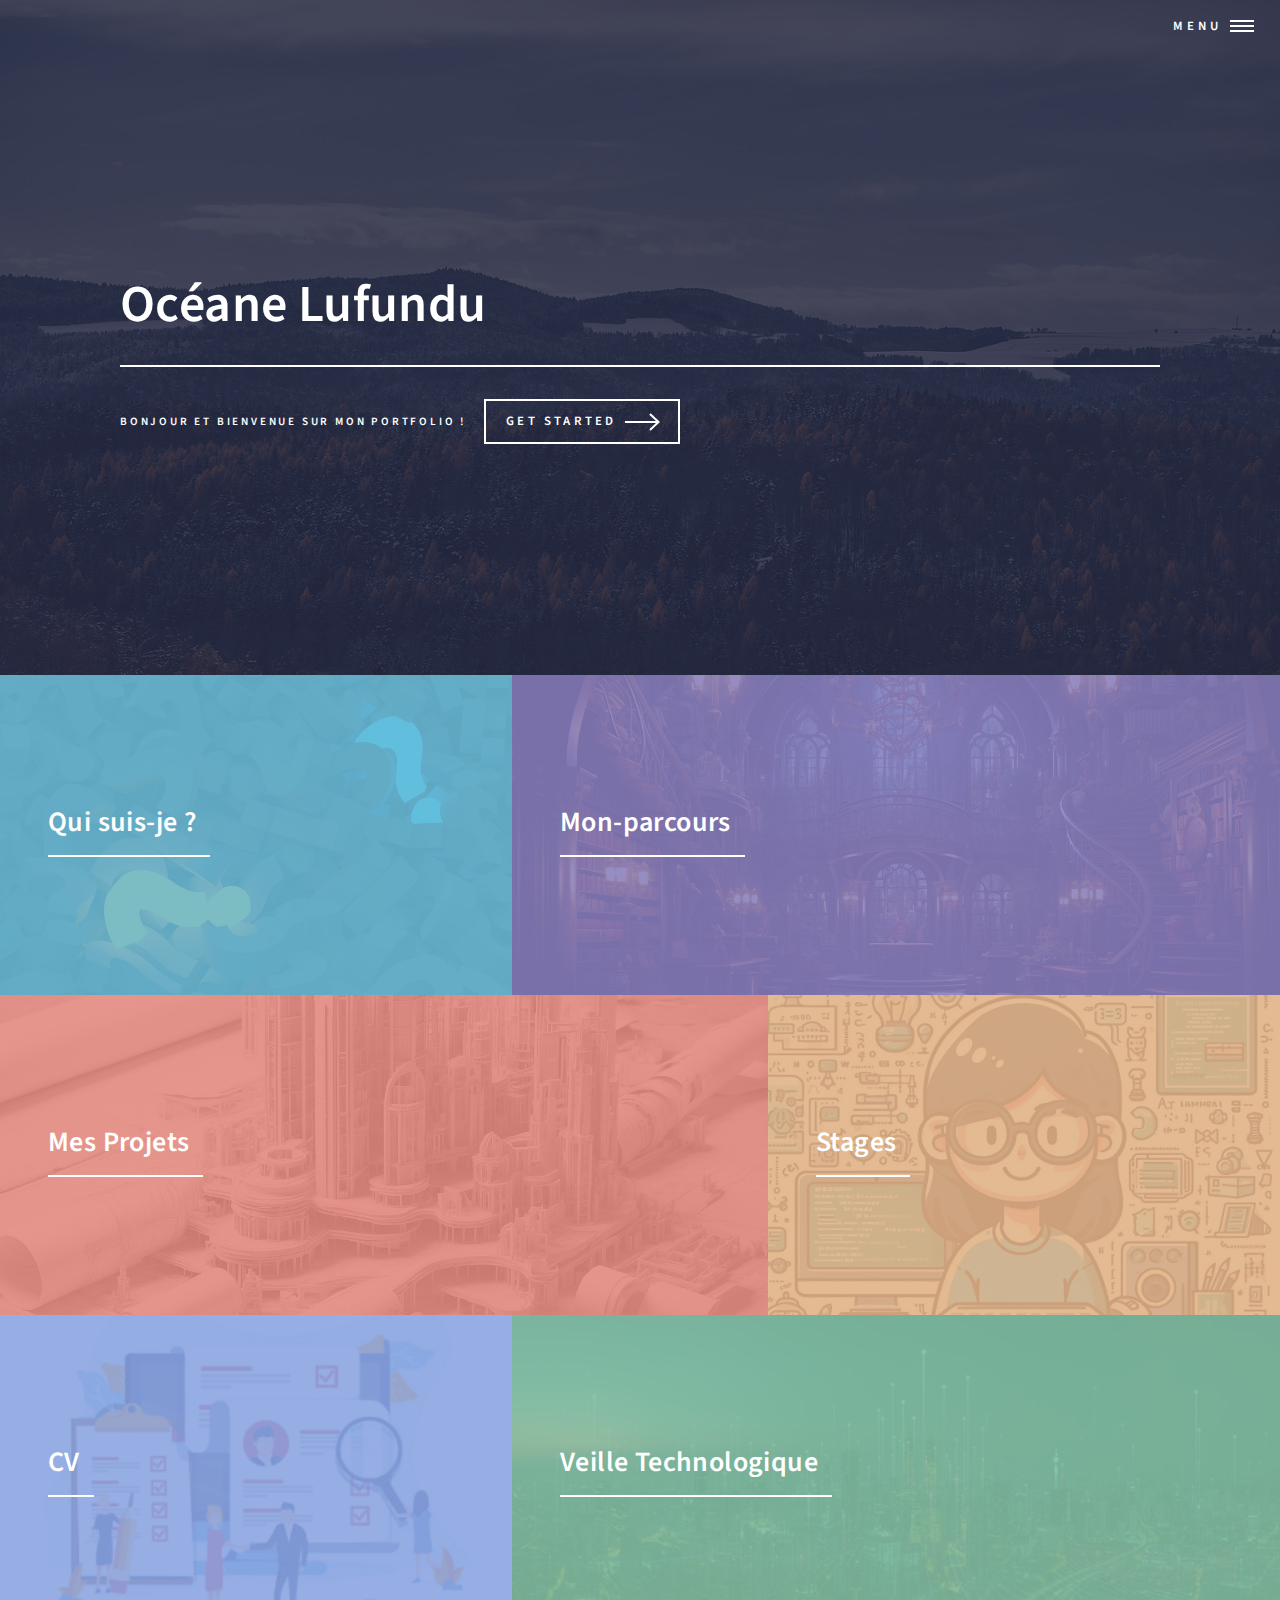
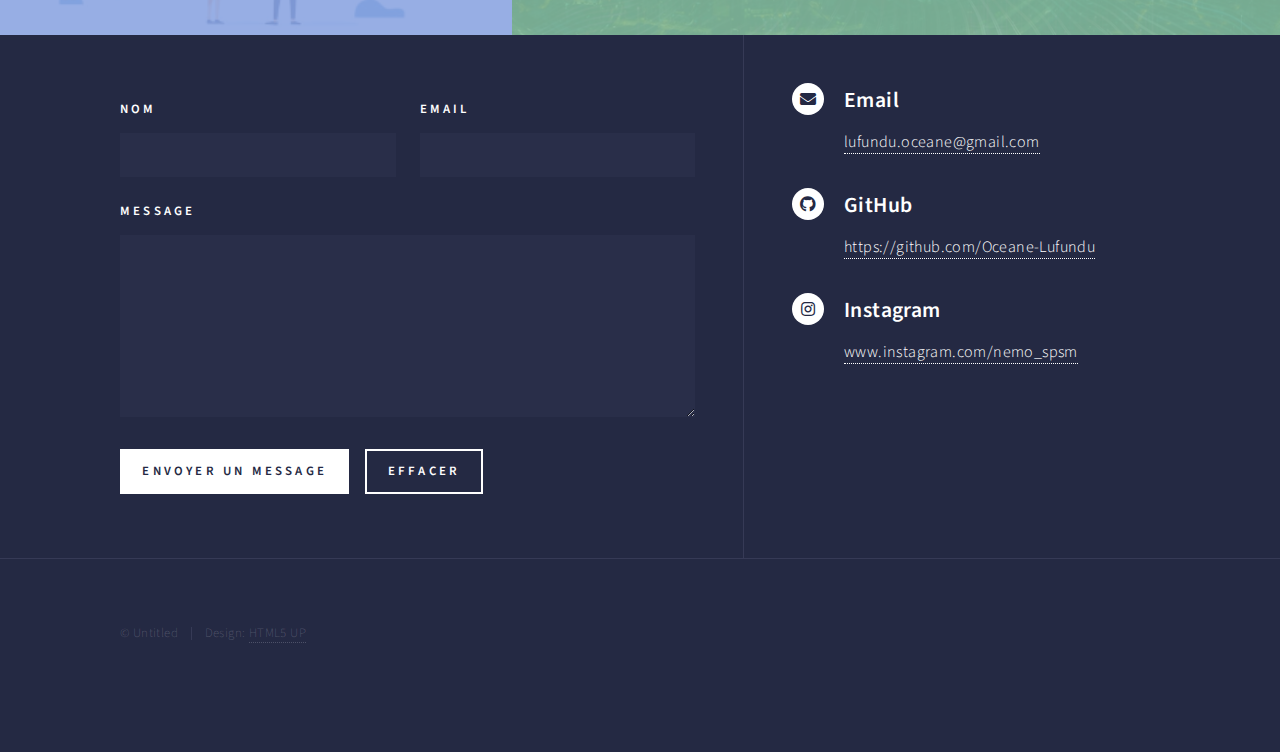
<file: index.html>
<!DOCTYPE HTML>
<!--
	Forty by HTML5 UP
	html5up.net | @ajlkn
	Free for personal and commercial use under the CCA 3.0 license (html5up.net/license)
-->
<html>
	<head>
		<title>Océane Lufundu-Portfolio</title>
		<meta charset="utf-8" />
		<meta name="viewport" content="width=device-width, initial-scale=1, user-scalable=no" />
		<link rel="stylesheet" href="assets/css/main.css" />
		<noscript><link rel="stylesheet" href="assets/css/noscript.css" /></noscript>
	</head>
	<body class="is-preload">

		<!-- Wrapper -->
			<div id="wrapper">

				<!-- Header -->
					<header id="header" class="alt">
						<nav>
							<a href="#menu">Menu</a>
						</nav>
					</header>

				<!-- Menu -->
					<nav id="menu">
						<ul class="links">
							<li><a href="landing.html">Qui suis-je</a></li>
							<li><a href="CV Océane Lufundu-Stagiaire développeur Web.pdf">CV</a></li>
							<li><a href="Stages.html">Stages</a></li>
							<li><a href="Mon-parcours.html">Mon Parcours</a></li>
							<li><a href="Mes-projets.html">Mes Projets</a></li>
							<li><a href="Veille-Technologique.html">Veille Technologique</a></li>
						</ul>
					</nav>

				<!-- Banner -->
					<section id="banner" class="major">
						<div class="inner">
							<article>
								<span class="image">
									<img src="images/forest-7604096_1280.jpg" alt=""/>
								</span>
							<header class="major">
								<h1>Océane Lufundu </h1>
							</header>
							<div class="content">
								<p>Bonjour et bienvenue sur mon portfolio !<br />
								<ul class="actions">
									<li><a href="#one" class="button next scrolly">Get Started</a></li>
								</ul>
							</div>
						</div>
					</section>

				<!-- Main -->
					<div id="main">

						<!-- One -->
							<section id="one" class="tiles">
								<article>
									<span class="image">
										<img src="images/question-mark-2492009_1280.jpg" alt="" />
									</span>
									<header class="major">
										<h3><a href="landing.html" class="link">Qui suis-je ?</a></h3>
									</header>
								</article>
								<article>
									<span class="image">
										<img src="images/ai-generated-8569962_1280.png" alt="" />
									</span>
									<header class="major">
										<h3><a href="Mon-parcours.html" class="link"></a>Mon-parcours</h3>
										
									</header>
								</article>
								<article>
									<span class="image">
										<img src="images/plan.jpg" alt="" />
									</span>
									<header class="major">
										<h3><a href="Mes-projets.html" class="link">Mes Projets</a></h3>
										
									</header>
								</article>
								<article>
									<span class="image">
										<img src="images/ai-generated-stage.jpg" alt="" />
									</span>
									<header class="major">
										<h3><a href="Stages.html" class="link">Stages</a></h3>
										
									</header>
								</article>
								
								<article>
									<span class="image">
										<img src="images/cv.png" alt="" />
									</span>
									<header class="major">
										<h3><a href="CV Océane Lufundu-Stagiaire développeur Web.pdf" class="link">CV</a></h3>
										
									</header>
								</article>

								<article>
									<span class="image">
										<img src="images/VT.png" alt="" />
									</span>
									<header class="major">
										<h3><a href="Veille-Technologique.html" class="link">Veille Technologique</a></h3>
										
									</header>
								</article>
							</section>

						
					</div>

				<!-- Contact -->
					<section id="contact">
						<div class="inner">
							<section>
								<form method="post" action="#">
									<div class="fields">
										<div class="field half">
											<label for="name">Nom</label>
											<input type="text" name="name" id="name" />
										</div>
										<div class="field half">
											<label for="email">Email</label>
											<input type="text" name="email" id="email" />
										</div>
										<div class="field">
											<label for="message">Message</label>
											<textarea name="message" id="message" rows="6"></textarea>
										</div>
									</div>
									<ul class="actions">
										<li><input type="submit" value="Envoyer un message" class="primary" /></li>
										<li><input type="reset" value="effacer" /></li>
									</ul>
								</form>
							</section>

							<section class="split">
								<section>
									<div class="contact-method">
										<span class="icon solid alt fa-envelope"></span>
										<h3>Email</h3>
										<a href="#">lufundu.oceane@gmail.com</a>
									</div>

										<div class="contact-method">
											<span class="icon brands alt fa-github"></span>
											<h3>GitHub</h3>
											<a href="https://github.com/Oceane-Lufundu">https://github.com/Oceane-Lufundu</a>

									</div>
									
									<div class="contact-method">
										<span class="icon brands alt fa-instagram"></span>
										<h3>Instagram</h3>
										<a href="https://www.instagram.com/nemo_spsm/">www.instagram.com/nemo_spsm</a>
									</div>
								</section>
							</section>
						</div>
					</section>

				<!-- Footer -->
					<footer id="footer">
						<div class="inner">
							<ul class="copyright">
								<li>&copy; Untitled</li><li>Design: <a href="https://html5up.net">HTML5 UP</a></li>
							</ul>
						</div>
					</footer>

			</div>

		<!-- Scripts -->
			<script src="assets/js/jquery.min.js"></script>
			<script src="assets/js/jquery.scrolly.min.js"></script>
			<script src="assets/js/jquery.scrollex.min.js"></script>
			<script src="assets/js/browser.min.js"></script>
			<script src="assets/js/breakpoints.min.js"></script>
			<script src="assets/js/util.js"></script>
			<script src="assets/js/main.js"></script>

	</body>
</html>
</file>
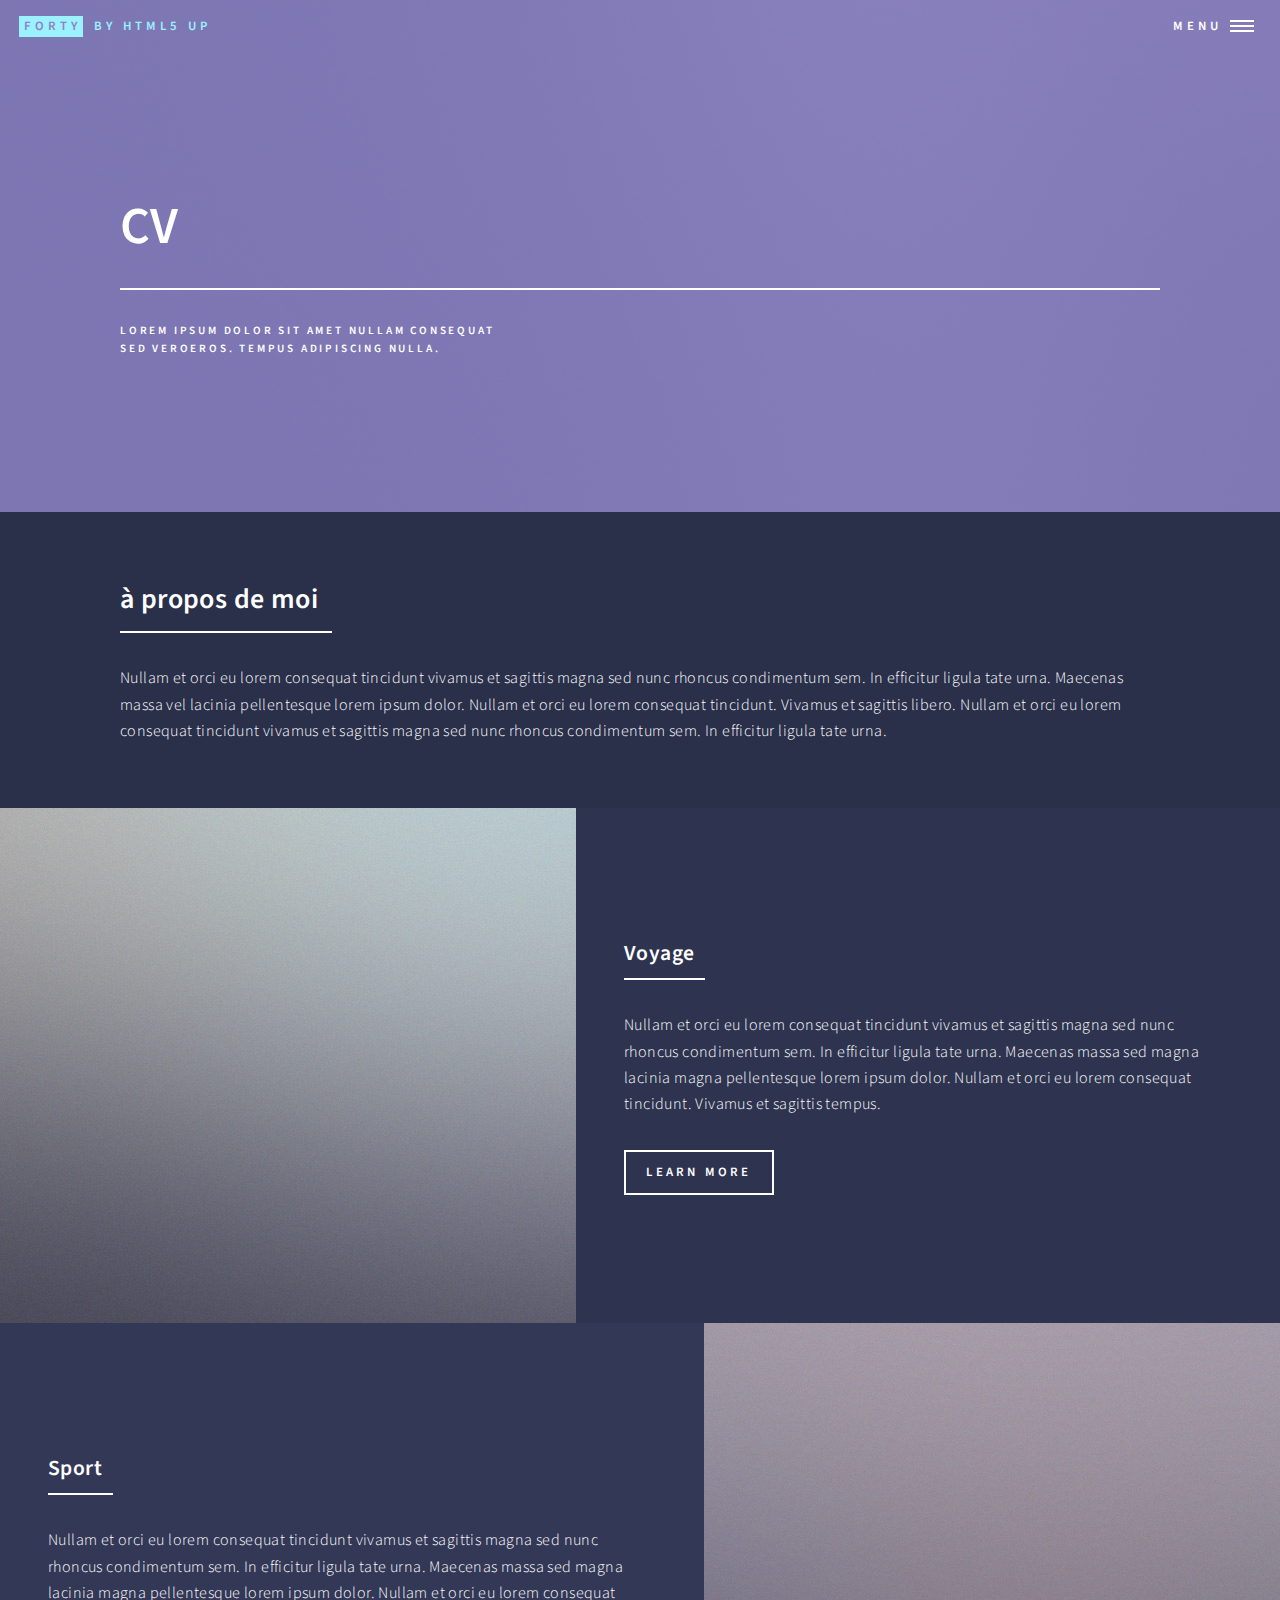
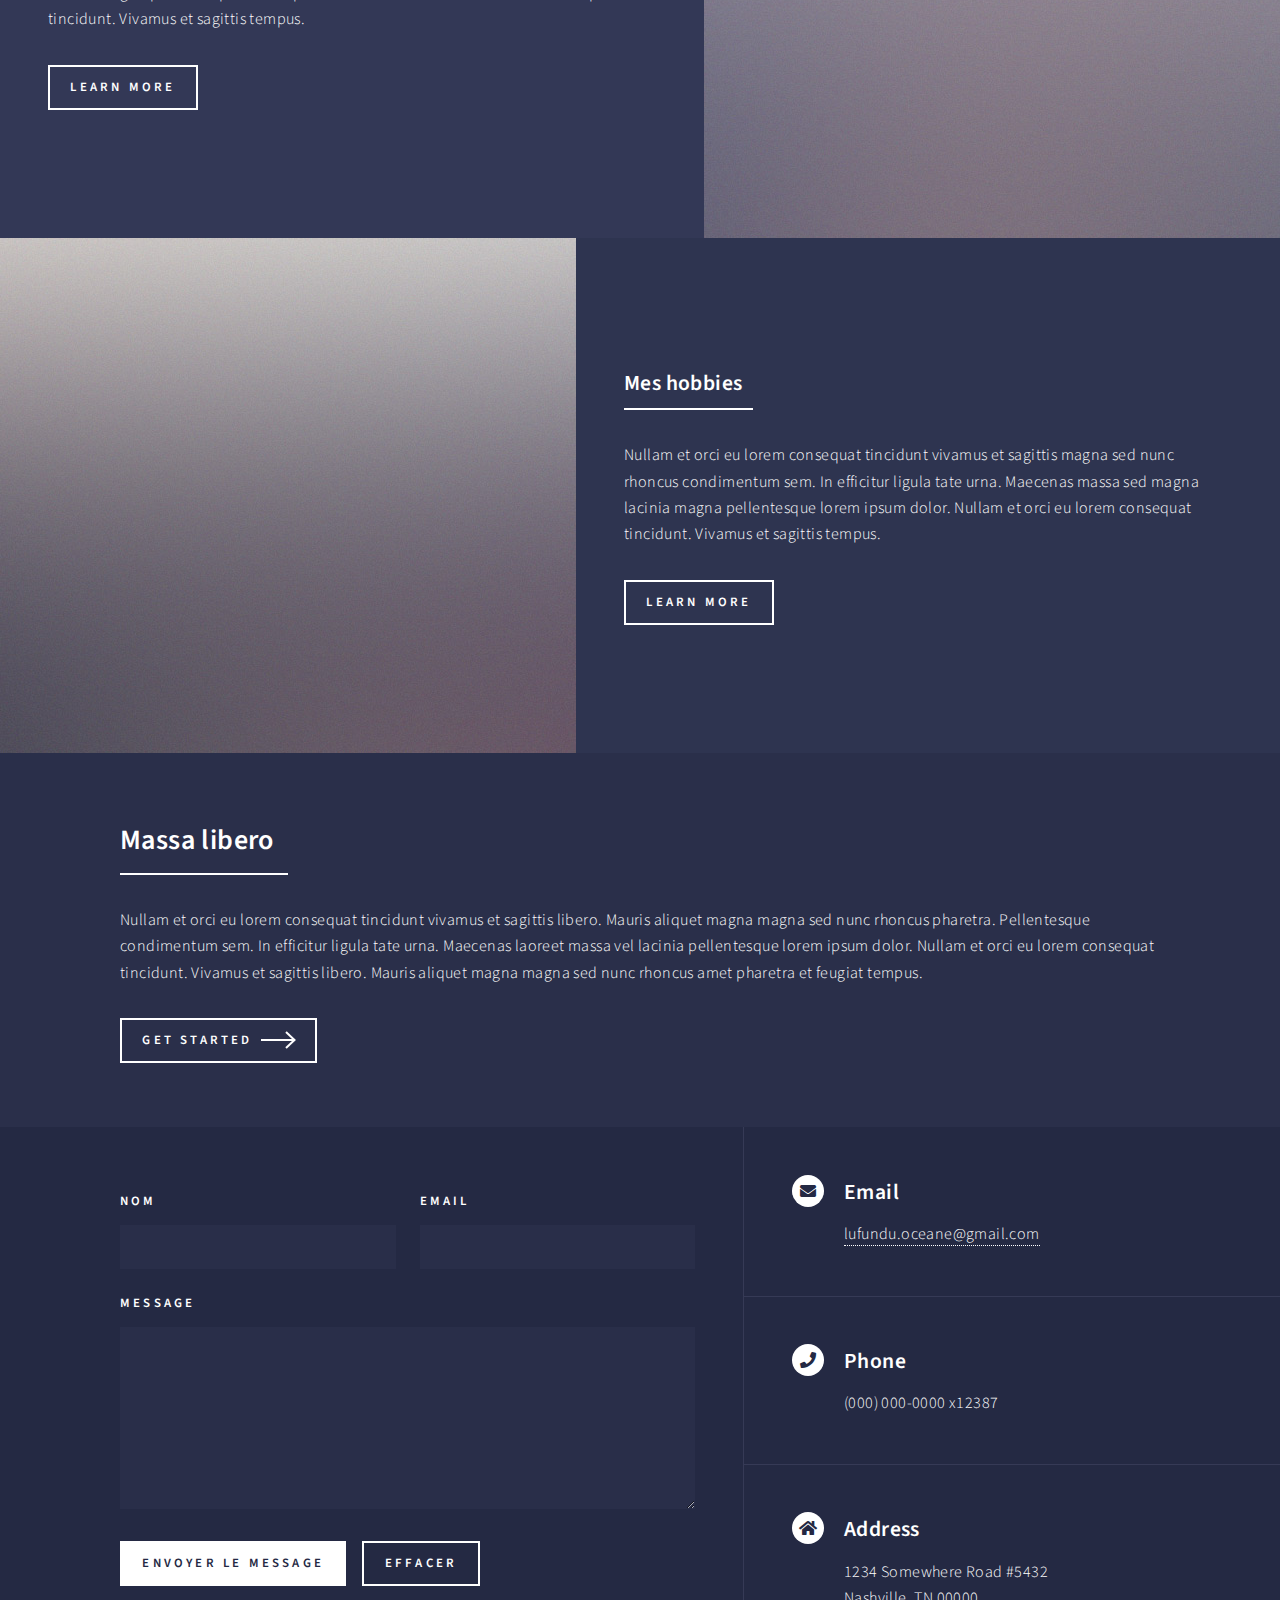
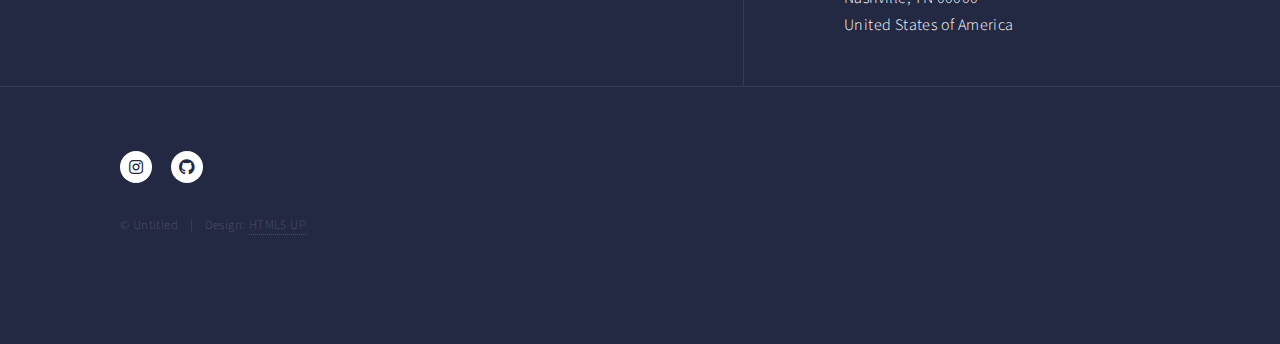
<file: CCV.html>
<!DOCTYPE HTML>
<!--
	Forty by HTML5 UP
	html5up.net | @ajlkn
	Free for personal and commercial use under the CCA 3.0 license (html5up.net/license)
-->
<html>
	<head>
		<title>Landing - Forty by HTML5 UP</title>
		<meta charset="utf-8" />
		<meta name="viewport" content="width=device-width, initial-scale=1, user-scalable=no" />
		<link rel="stylesheet" href="assets/css/main.css" />
		<noscript><link rel="stylesheet" href="assets/css/noscript.css" /></noscript>
	</head>
	<body class="is-preload">

		<!-- Wrapper -->
			<div id="wrapper">

				<!-- Header -->
				<!-- Note: The "styleN" class below should match that of the banner element. -->
					<header id="header" class="alt style2">
						<a href="index.html" class="logo"><strong>Forty</strong> <span>by HTML5 UP</span></a>
						<nav>
							<a href="#menu">Menu</a>
						</nav>
					</header>

				<!-- Menu -->
					<nav id="menu">
						<ul class="links">
							<li><a href="index.html">Accueil</a></li>
							<li><a href="landing.html">Qui suis-je</a></li>
							<li><a href="Cparcours.html">Parcours</a></li>
							<li><a href="Cprojet.html">Projets</a></li>
							<li><a href="Cstages.html">Stages</a></li>
							<li><a href="CVT.html">Veille Technologique</a></li>
						</ul>
						<ul class="actions stacked">
							<li><a href="#" class="button primary fit">Get Started</a></li>
							<li><a href="#" class="button fit">Log In</a></li>
						</ul>
					</nav>

				<!-- Banner -->
				<!-- Note: The "styleN" class below should match that of the header element. -->
					<section id="banner" class="style2">
						<div class="inner">
							<span class="image">
								<img src="images/pic07.jpg" alt="" />
							</span>
							<header class="major">
								<h1>CV</h1>
							</header>
							<div class="content">
								<p>Lorem ipsum dolor sit amet nullam consequat<br />
								sed veroeros. tempus adipiscing nulla.</p>
							</div>
						</div>
					</section>

				<!-- Main -->
					<div id="main">

						<!-- One -->
							<section id="one">
								<div class="inner">
									<header class="major">
										<h2>à propos de moi</h2>
									</header>
									<p>Nullam et orci eu lorem consequat tincidunt vivamus et sagittis magna sed nunc rhoncus condimentum sem. In efficitur ligula tate urna. Maecenas massa vel lacinia pellentesque lorem ipsum dolor. Nullam et orci eu lorem consequat tincidunt. Vivamus et sagittis libero. Nullam et orci eu lorem consequat tincidunt vivamus et sagittis magna sed nunc rhoncus condimentum sem. In efficitur ligula tate urna.</p>
								</div>
							</section>

						<!-- Two -->
							<section id="two" class="spotlights">
								<section>
									<a href="generic.html" class="image">
										<img src="images/pic08.jpg" alt="" data-position="center center" />
									</a>
									<div class="content">
										<div class="inner">
											<header class="major">
												<h3>Voyage</h3>
											</header>
											<p>Nullam et orci eu lorem consequat tincidunt vivamus et sagittis magna sed nunc rhoncus condimentum sem. In efficitur ligula tate urna. Maecenas massa sed magna lacinia magna pellentesque lorem ipsum dolor. Nullam et orci eu lorem consequat tincidunt. Vivamus et sagittis tempus.</p>
											<ul class="actions">
												<li><a href="generic.html" class="button">Learn more</a></li>
											</ul>
										</div>
									</div>
								</section>
								<section>
									<a href="generic.html" class="image">
										<img src="images/pic09.jpg" alt="" data-position="top center" />
									</a>
									<div class="content">
										<div class="inner">
											<header class="major">
												<h3>Sport</h3>
											</header>
											<p>Nullam et orci eu lorem consequat tincidunt vivamus et sagittis magna sed nunc rhoncus condimentum sem. In efficitur ligula tate urna. Maecenas massa sed magna lacinia magna pellentesque lorem ipsum dolor. Nullam et orci eu lorem consequat tincidunt. Vivamus et sagittis tempus.</p>
											<ul class="actions">
												<li><a href="generic.html" class="button">Learn more</a></li>
											</ul>
										</div>
									</div>
								</section>
								<section>
									<a href="generic.html" class="image">
										<img src="images/pic10.jpg" alt="" data-position="25% 25%" />
									</a>
									<div class="content">
										<div class="inner">
											<header class="major">
												<h3>Mes hobbies</h3>
											</header>
											<p>Nullam et orci eu lorem consequat tincidunt vivamus et sagittis magna sed nunc rhoncus condimentum sem. In efficitur ligula tate urna. Maecenas massa sed magna lacinia magna pellentesque lorem ipsum dolor. Nullam et orci eu lorem consequat tincidunt. Vivamus et sagittis tempus.</p>
											<ul class="actions">
												<li><a href="generic.html" class="button">Learn more</a></li>
											</ul>
										</div>
									</div>
								</section>
							</section>

						<!-- Three -->
							<section id="three">
								<div class="inner">
									<header class="major">
										<h2>Massa libero</h2>
									</header>
									<p>Nullam et orci eu lorem consequat tincidunt vivamus et sagittis libero. Mauris aliquet magna magna sed nunc rhoncus pharetra. Pellentesque condimentum sem. In efficitur ligula tate urna. Maecenas laoreet massa vel lacinia pellentesque lorem ipsum dolor. Nullam et orci eu lorem consequat tincidunt. Vivamus et sagittis libero. Mauris aliquet magna magna sed nunc rhoncus amet pharetra et feugiat tempus.</p>
									<ul class="actions">
										<li><a href="generic.html" class="button next">Get Started</a></li>
									</ul>
								</div>
							</section>

					</div>

				<!-- Contact -->
					<section id="contact">
						<div class="inner">
							<section>
								<form method="post" action="#">
									<div class="fields">
										<div class="field half">
											<label for="name">Nom</label>
											<input type="text" name="name" id="name" />
										</div>
										<div class="field half">
											<label for="email">Email</label>
											<input type="text" name="email" id="email" />
										</div>
										<div class="field">
											<label for="message">Message</label>
											<textarea name="message" id="message" rows="6"></textarea>
										</div>
									</div>
									<ul class="actions">
										<li><input type="submit" value="Envoyer le message" class="primary" /></li>
										<li><input type="reset" value="Effacer" /></li>
									</ul>
								</form>
							</section>
							<section class="split">
								<section>
									<div class="contact-method">
										<span class="icon solid alt fa-envelope"></span>
										<h3>Email</h3>
										<a href="#">lufundu.oceane@gmail.com</a>
									</div>
								</section>
								<section>
									<div class="contact-method">
										<span class="icon solid alt fa-phone"></span>
										<h3>Phone</h3>
										<span>(000) 000-0000 x12387</span>
									</div>
								</section>
								<section>
									<div class="contact-method">
										<span class="icon solid alt fa-home"></span>
										<h3>Address</h3>
										<span>1234 Somewhere Road #5432<br />
										Nashville, TN 00000<br />
										United States of America</span>
									</div>
								</section>
							</section>
						</div>
					</section>

				<!-- Footer -->
					<footer id="footer">
						<div class="inner">
							<ul class="icons">
								<li><a href="https://www.instagram.com/nemo_spsm/" class="icon brands alt fa-instagram"><span class="label">Instagram</span></a></li>
								<li><a href="https://github.com/Oceane-Lufundu" class="icon brands alt fa-github"><span class="label">GitHub</span></a></li>
							</ul>
							<ul class="copyright">
								<li>&copy; Untitled</li><li>Design: <a href="https://html5up.net">HTML5 UP</a></li>
							</ul>
						</div>
					</footer>

			</div>

		<!-- Scripts -->
			<script src="assets/js/jquery.min.js"></script>
			<script src="assets/js/jquery.scrolly.min.js"></script>
			<script src="assets/js/jquery.scrollex.min.js"></script>
			<script src="assets/js/browser.min.js"></script>
			<script src="assets/js/breakpoints.min.js"></script>
			<script src="assets/js/util.js"></script>
			<script src="assets/js/main.js"></script>

	</body>
</html>
</file>
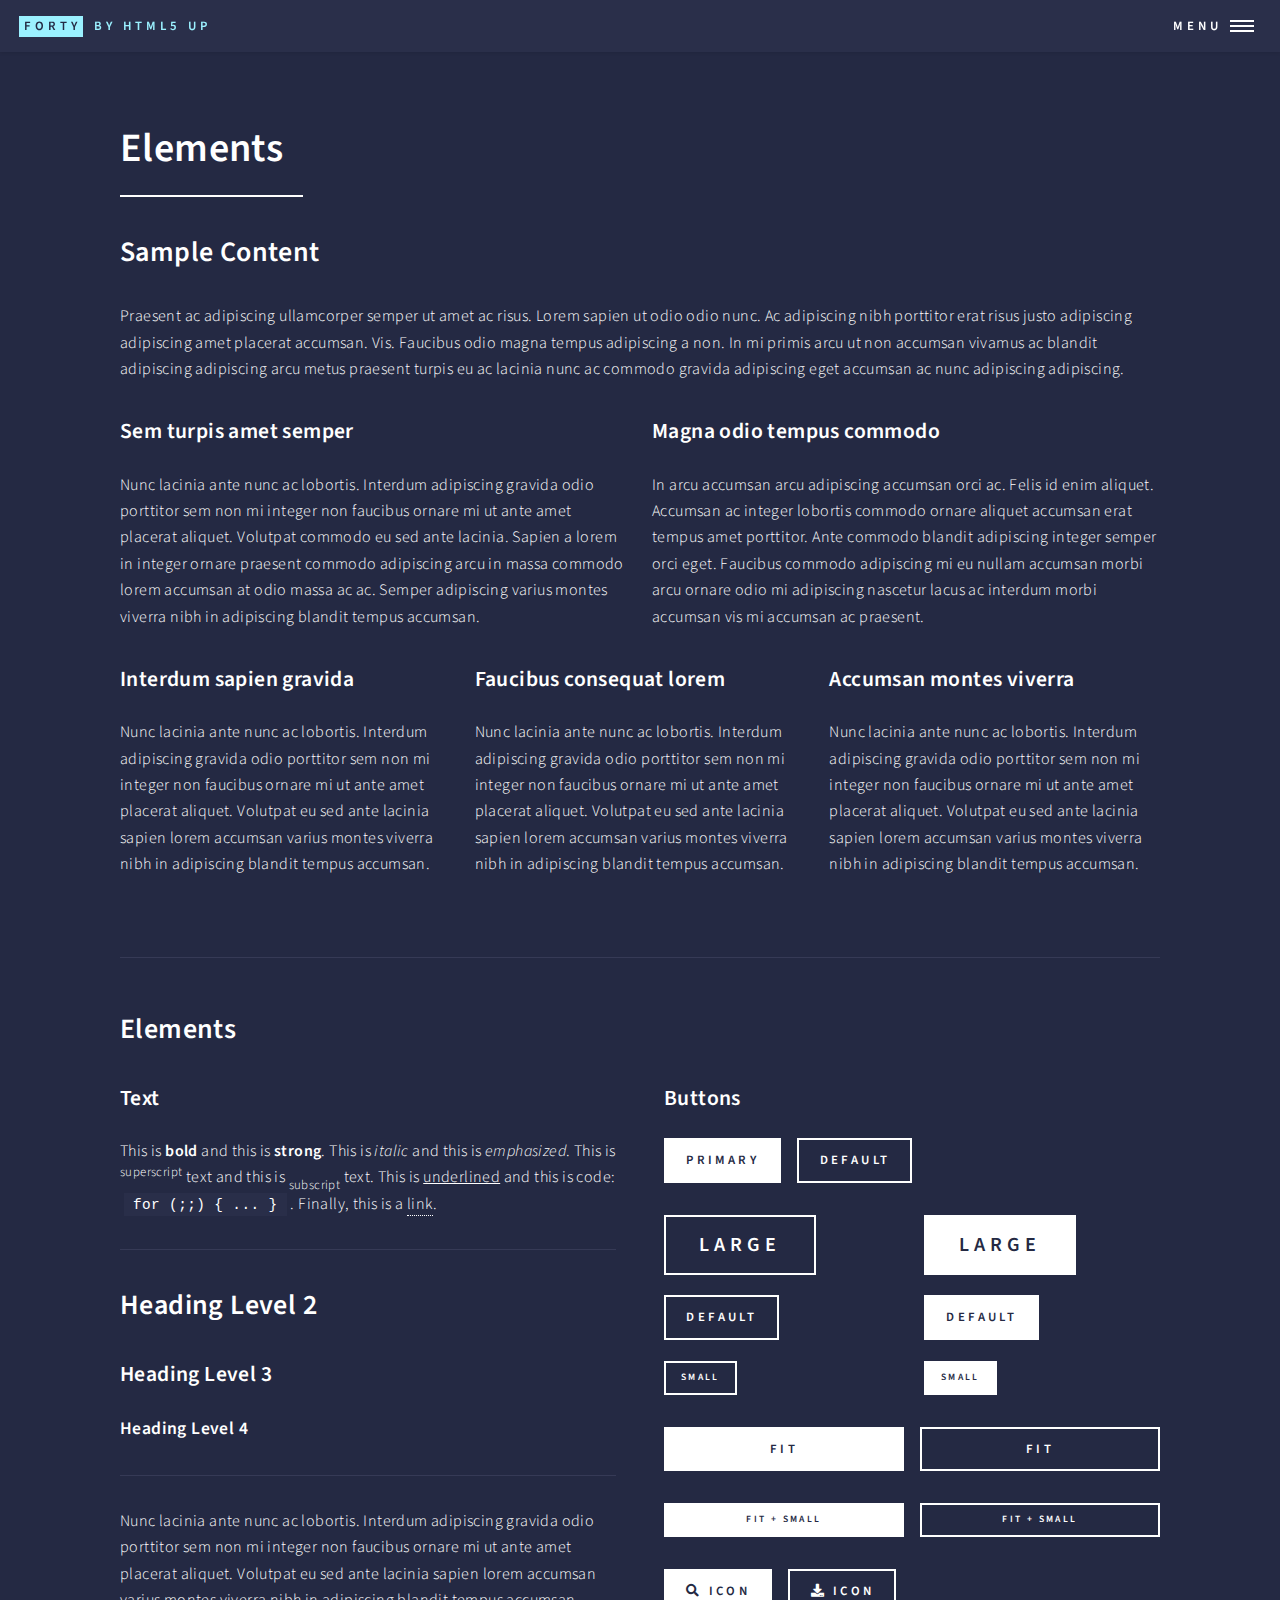
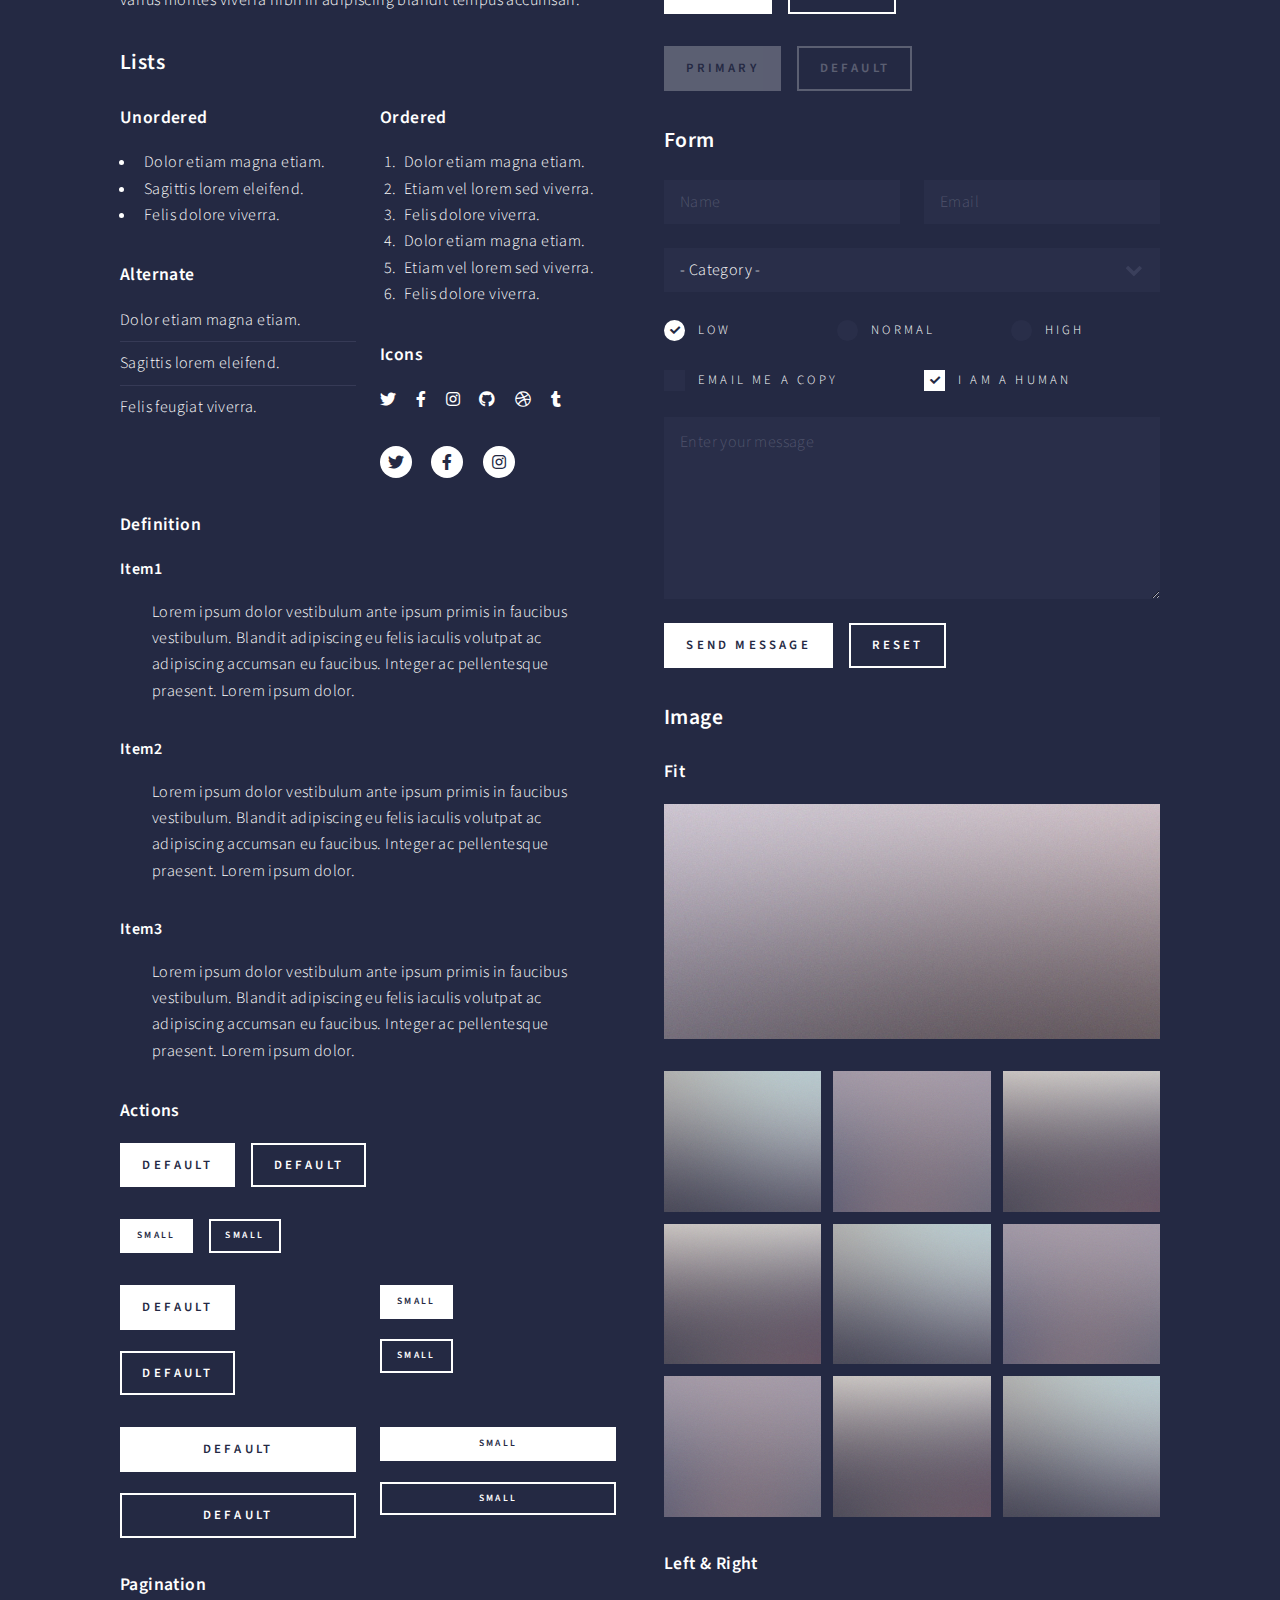
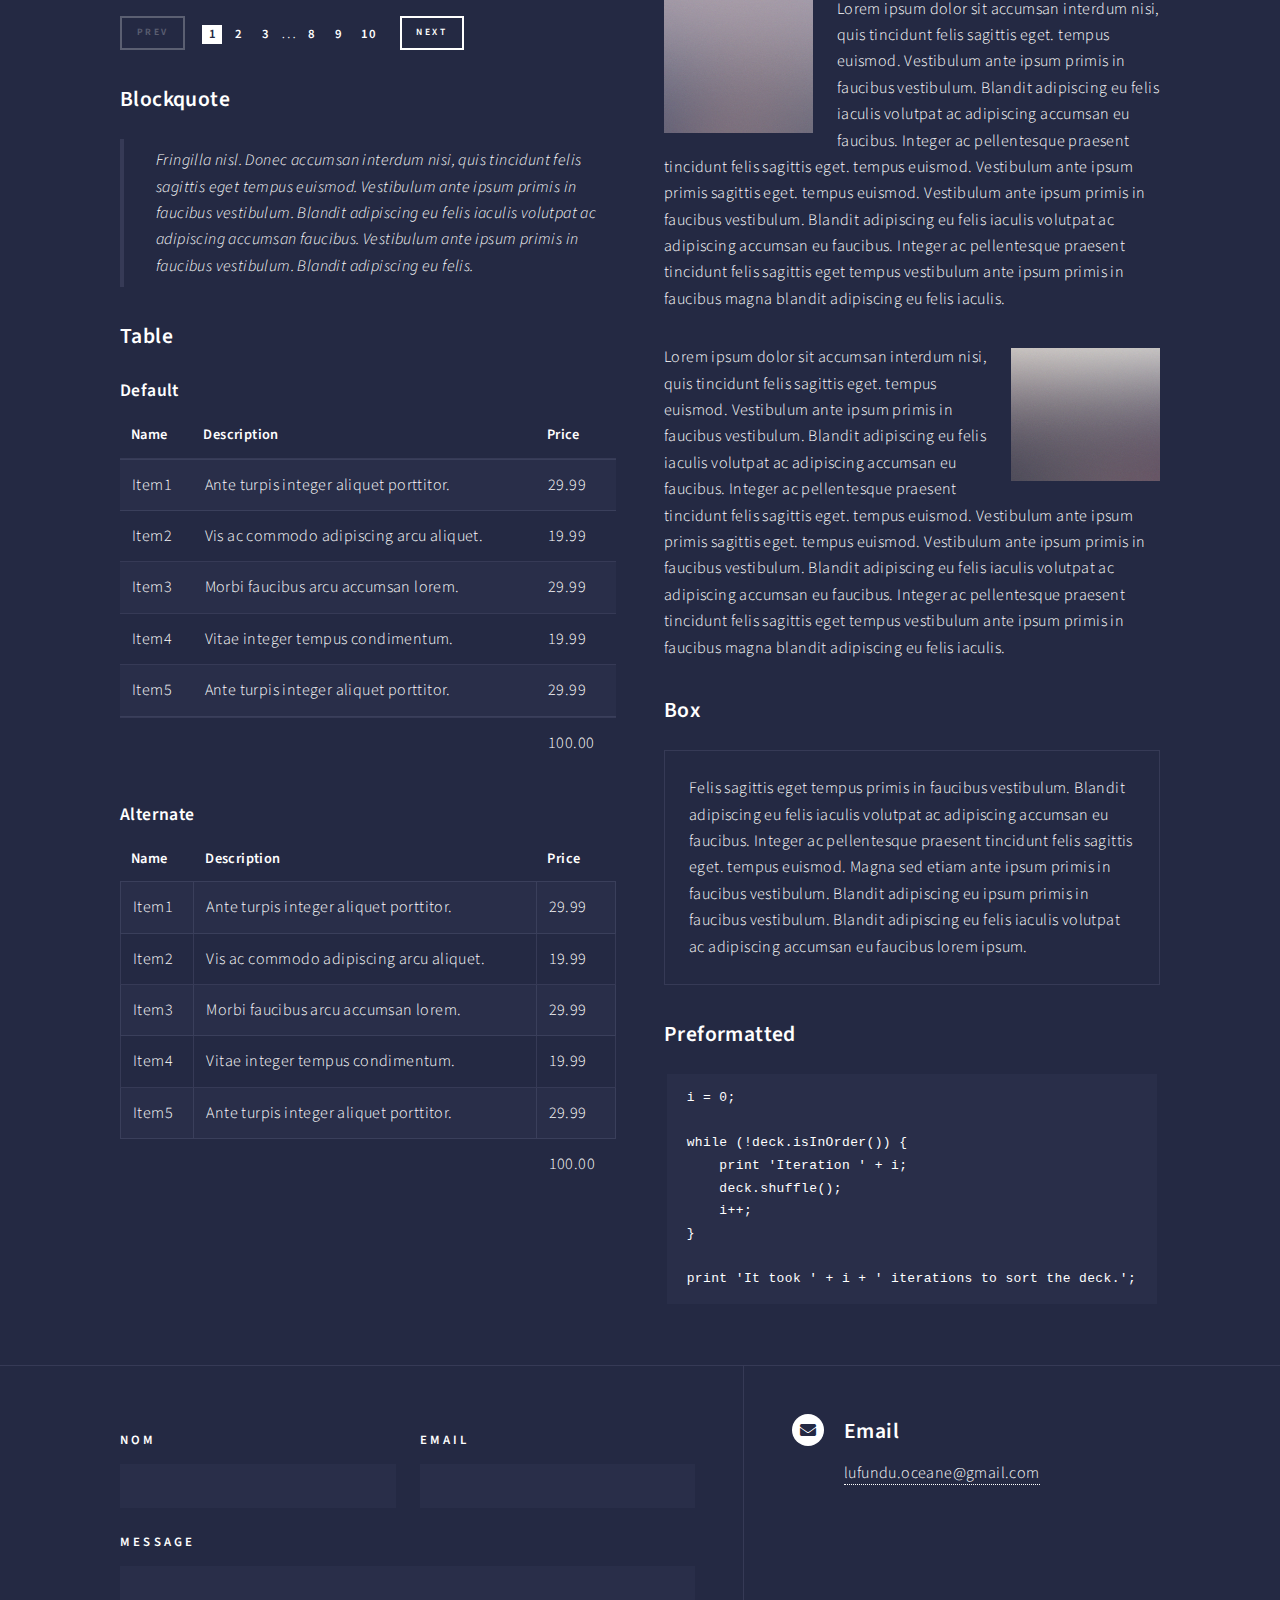
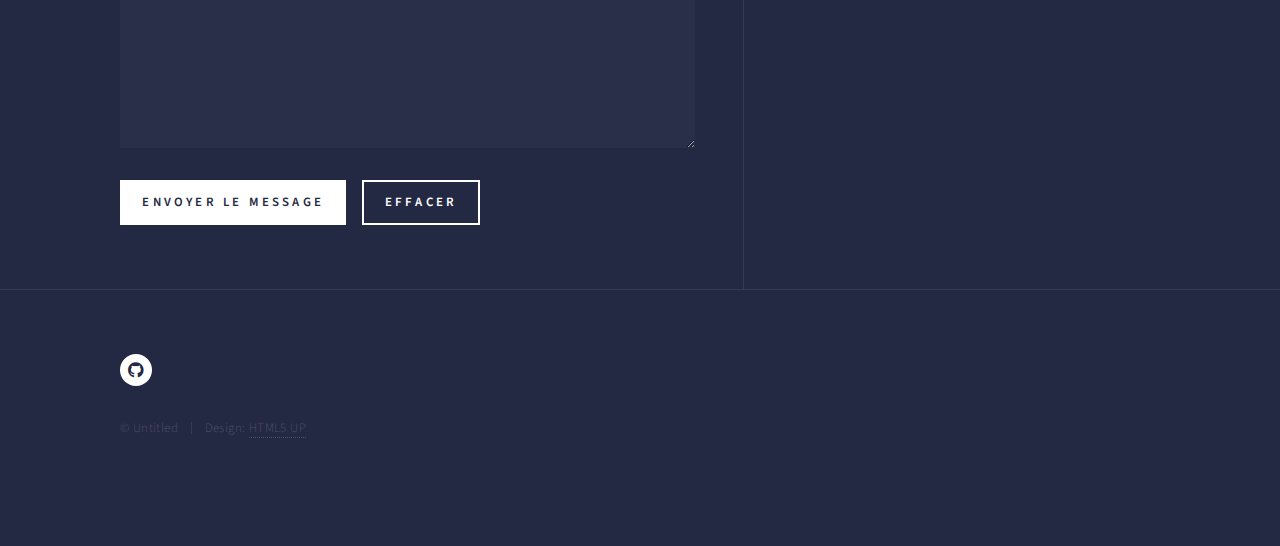
<file: elements.html>
<!DOCTYPE HTML>
<!--
	Forty by HTML5 UP
	html5up.net | @ajlkn
	Free for personal and commercial use under the CCA 3.0 license (html5up.net/license)
-->
<html>
	<head>
		<title>Elements - Forty by HTML5 UP</title>
		<meta charset="utf-8" />
		<meta name="viewport" content="width=device-width, initial-scale=1, user-scalable=no" />
		<link rel="stylesheet" href="assets/css/main.css" />
		<noscript><link rel="stylesheet" href="assets/css/noscript.css" /></noscript>
	</head>
	<body class="is-preload">

		<!-- Wrapper -->
			<div id="wrapper">

				<!-- Header -->
					<header id="header">
						<a href="index.html" class="logo"><strong>Forty</strong> <span>by HTML5 UP</span></a>
						<nav>
							<a href="#menu">Menu</a>
						</nav>
					</header>

				<!-- Menu -->
					<nav id="menu">
						<ul class="links">
							<li><a href="index.html">Home</a></li>
							<li><a href="landing.html">Qui suis-je</a></li>
							<li><a href="generic.html">Generic</a></li>
							<li><a href="Cparcours.html">Parcours</a></li>
							<li><a href="Cprojet.html">Projets</a></li>
							<li><a href="Cstages.html">Stages</a></li>
							<li><a href="CCV.html">CV</a></li>
							<li><a href="CVT.html">Veille Technologique</a></li>
						</ul>
						<ul class="actions stacked">
							<li><a href="#" class="button primary fit">Get Started</a></li>
							<li><a href="#" class="button fit">Log In</a></li>
						</ul>
					</nav>

				<!-- Main -->
					<div id="main" class="alt">

						<!-- One -->
							<section id="one">
								<div class="inner">
									<header class="major">
										<h1>Elements</h1>
									</header>

									<!-- Content -->
										<h2 id="content">Sample Content</h2>
										<p>Praesent ac adipiscing ullamcorper semper ut amet ac risus. Lorem sapien ut odio odio nunc. Ac adipiscing nibh porttitor erat risus justo adipiscing adipiscing amet placerat accumsan. Vis. Faucibus odio magna tempus adipiscing a non. In mi primis arcu ut non accumsan vivamus ac blandit adipiscing adipiscing arcu metus praesent turpis eu ac lacinia nunc ac commodo gravida adipiscing eget accumsan ac nunc adipiscing adipiscing.</p>
										<div class="row">
											<div class="col-6 col-12-small">
												<h3>Sem turpis amet semper</h3>
												<p>Nunc lacinia ante nunc ac lobortis. Interdum adipiscing gravida odio porttitor sem non mi integer non faucibus ornare mi ut ante amet placerat aliquet. Volutpat commodo eu sed ante lacinia. Sapien a lorem in integer ornare praesent commodo adipiscing arcu in massa commodo lorem accumsan at odio massa ac ac. Semper adipiscing varius montes viverra nibh in adipiscing blandit tempus accumsan.</p>
											</div>
											<div class="col-6 col-12-small">
												<h3>Magna odio tempus commodo</h3>
												<p>In arcu accumsan arcu adipiscing accumsan orci ac. Felis id enim aliquet. Accumsan ac integer lobortis commodo ornare aliquet accumsan erat tempus amet porttitor. Ante commodo blandit adipiscing integer semper orci eget. Faucibus commodo adipiscing mi eu nullam accumsan morbi arcu ornare odio mi adipiscing nascetur lacus ac interdum morbi accumsan vis mi accumsan ac praesent.</p>
											</div>
											<!-- Break -->
											<div class="col-4 col-12-medium">
												<h3>Interdum sapien gravida</h3>
												<p>Nunc lacinia ante nunc ac lobortis. Interdum adipiscing gravida odio porttitor sem non mi integer non faucibus ornare mi ut ante amet placerat aliquet. Volutpat eu sed ante lacinia sapien lorem accumsan varius montes viverra nibh in adipiscing blandit tempus accumsan.</p>
											</div>
											<div class="col-4 col-12-medium">
												<h3>Faucibus consequat lorem</h3>
												<p>Nunc lacinia ante nunc ac lobortis. Interdum adipiscing gravida odio porttitor sem non mi integer non faucibus ornare mi ut ante amet placerat aliquet. Volutpat eu sed ante lacinia sapien lorem accumsan varius montes viverra nibh in adipiscing blandit tempus accumsan.</p>
											</div>
											<div class="col-4 col-12-medium">
												<h3>Accumsan montes viverra</h3>
												<p>Nunc lacinia ante nunc ac lobortis. Interdum adipiscing gravida odio porttitor sem non mi integer non faucibus ornare mi ut ante amet placerat aliquet. Volutpat eu sed ante lacinia sapien lorem accumsan varius montes viverra nibh in adipiscing blandit tempus accumsan.</p>
											</div>
										</div>

									<hr class="major" />

									<!-- Elements -->
										<h2 id="elements">Elements</h2>
										<div class="row gtr-200">
											<div class="col-6 col-12-medium">

												<!-- Text stuff -->
													<h3>Text</h3>
													<p>This is <b>bold</b> and this is <strong>strong</strong>. This is <i>italic</i> and this is <em>emphasized</em>.
													This is <sup>superscript</sup> text and this is <sub>subscript</sub> text.
													This is <u>underlined</u> and this is code: <code>for (;;) { ... }</code>.
													Finally, this is a <a href="#">link</a>.</p>
													<hr />
													<h2>Heading Level 2</h2>
													<h3>Heading Level 3</h3>
													<h4>Heading Level 4</h4>
													<hr />
													<p>Nunc lacinia ante nunc ac lobortis. Interdum adipiscing gravida odio porttitor sem non mi integer non faucibus ornare mi ut ante amet placerat aliquet. Volutpat eu sed ante lacinia sapien lorem accumsan varius montes viverra nibh in adipiscing blandit tempus accumsan.</p>

												<!-- Lists -->
													<h3>Lists</h3>
													<div class="row">
														<div class="col-6 col-12-small">

															<h4>Unordered</h4>
															<ul>
																<li>Dolor etiam magna etiam.</li>
																<li>Sagittis lorem eleifend.</li>
																<li>Felis dolore viverra.</li>
															</ul>

															<h4>Alternate</h4>
															<ul class="alt">
																<li>Dolor etiam magna etiam.</li>
																<li>Sagittis lorem eleifend.</li>
																<li>Felis feugiat viverra.</li>
															</ul>

														</div>
														<div class="col-6 col-12-small">

															<h4>Ordered</h4>
															<ol>
																<li>Dolor etiam magna etiam.</li>
																<li>Etiam vel lorem sed viverra.</li>
																<li>Felis dolore viverra.</li>
																<li>Dolor etiam magna etiam.</li>
																<li>Etiam vel lorem sed viverra.</li>
																<li>Felis dolore viverra.</li>
															</ol>

															<h4>Icons</h4>
															<ul class="icons">
																<li><a href="#" class="icon brands fa-twitter"><span class="label">Twitter</span></a></li>
																<li><a href="#" class="icon brands fa-facebook-f"><span class="label">Facebook</span></a></li>
																<li><a href="#" class="icon brands fa-instagram"><span class="label">Instagram</span></a></li>
																<li><a href="#" class="icon brands fa-github"><span class="label">Github</span></a></li>
																<li><a href="#" class="icon brands fa-dribbble"><span class="label">Dribbble</span></a></li>
																<li><a href="#" class="icon brands fa-tumblr"><span class="label">Tumblr</span></a></li>
															</ul>
															<ul class="icons">
																<li><a href="#" class="icon brands alt fa-twitter"><span class="label">Twitter</span></a></li>
																<li><a href="#" class="icon brands alt fa-facebook-f"><span class="label">Facebook</span></a></li>
																<li><a href="#" class="icon brands alt fa-instagram"><span class="label">Instagram</span></a></li>
															</ul>

														</div>
													</div>
													<h4>Definition</h4>
													<dl>
														<dt>Item1</dt>
														<dd>
															<p>Lorem ipsum dolor vestibulum ante ipsum primis in faucibus vestibulum. Blandit adipiscing eu felis iaculis volutpat ac adipiscing accumsan eu faucibus. Integer ac pellentesque praesent. Lorem ipsum dolor.</p>
														</dd>
														<dt>Item2</dt>
														<dd>
															<p>Lorem ipsum dolor vestibulum ante ipsum primis in faucibus vestibulum. Blandit adipiscing eu felis iaculis volutpat ac adipiscing accumsan eu faucibus. Integer ac pellentesque praesent. Lorem ipsum dolor.</p>
														</dd>
														<dt>Item3</dt>
														<dd>
															<p>Lorem ipsum dolor vestibulum ante ipsum primis in faucibus vestibulum. Blandit adipiscing eu felis iaculis volutpat ac adipiscing accumsan eu faucibus. Integer ac pellentesque praesent. Lorem ipsum dolor.</p>
														</dd>
													</dl>

													<h4>Actions</h4>
													<ul class="actions">
														<li><a href="#" class="button primary">Default</a></li>
														<li><a href="#" class="button">Default</a></li>
													</ul>
													<ul class="actions small">
														<li><a href="#" class="button primary small">Small</a></li>
														<li><a href="#" class="button small">Small</a></li>
													</ul>
													<div class="row">
														<div class="col-6 col-12-small">
															<ul class="actions stacked">
																<li><a href="#" class="button primary">Default</a></li>
																<li><a href="#" class="button">Default</a></li>
															</ul>
														</div>
														<div class="col-6 col-12-small">
															<ul class="actions stacked">
																<li><a href="#" class="button primary small">Small</a></li>
																<li><a href="#" class="button small">Small</a></li>
															</ul>
														</div>
														<div class="col-6 col-12-small">
															<ul class="actions stacked">
																<li><a href="#" class="button primary fit">Default</a></li>
																<li><a href="#" class="button fit">Default</a></li>
															</ul>
														</div>
														<div class="col-6 col-12-small">
															<ul class="actions stacked">
																<li><a href="#" class="button primary small fit">Small</a></li>
																<li><a href="#" class="button small fit">Small</a></li>
															</ul>
														</div>
													</div>

													<h4>Pagination</h4>
													<ul class="pagination">
														<li><span class="button small disabled">Prev</span></li>
														<li><a href="#" class="page active">1</a></li>
														<li><a href="#" class="page">2</a></li>
														<li><a href="#" class="page">3</a></li>
														<li><span>&hellip;</span></li>
														<li><a href="#" class="page">8</a></li>
														<li><a href="#" class="page">9</a></li>
														<li><a href="#" class="page">10</a></li>
														<li><a href="#" class="button small">Next</a></li>
													</ul>

												<!-- Blockquote -->
													<h3>Blockquote</h3>
													<blockquote>Fringilla nisl. Donec accumsan interdum nisi, quis tincidunt felis sagittis eget tempus euismod. Vestibulum ante ipsum primis in faucibus vestibulum. Blandit adipiscing eu felis iaculis volutpat ac adipiscing accumsan faucibus. Vestibulum ante ipsum primis in faucibus vestibulum. Blandit adipiscing eu felis.</blockquote>

												<!-- Table -->
													<h3>Table</h3>

													<h4>Default</h4>
													<div class="table-wrapper">
														<table>
															<thead>
																<tr>
																	<th>Name</th>
																	<th>Description</th>
																	<th>Price</th>
																</tr>
															</thead>
															<tbody>
																<tr>
																	<td>Item1</td>
																	<td>Ante turpis integer aliquet porttitor.</td>
																	<td>29.99</td>
																</tr>
																<tr>
																	<td>Item2</td>
																	<td>Vis ac commodo adipiscing arcu aliquet.</td>
																	<td>19.99</td>
																</tr>
																<tr>
																	<td>Item3</td>
																	<td> Morbi faucibus arcu accumsan lorem.</td>
																	<td>29.99</td>
																</tr>
																<tr>
																	<td>Item4</td>
																	<td>Vitae integer tempus condimentum.</td>
																	<td>19.99</td>
																</tr>
																<tr>
																	<td>Item5</td>
																	<td>Ante turpis integer aliquet porttitor.</td>
																	<td>29.99</td>
																</tr>
															</tbody>
															<tfoot>
																<tr>
																	<td colspan="2"></td>
																	<td>100.00</td>
																</tr>
															</tfoot>
														</table>
													</div>

													<h4>Alternate</h4>
													<div class="table-wrapper">
														<table class="alt">
															<thead>
																<tr>
																	<th>Name</th>
																	<th>Description</th>
																	<th>Price</th>
																</tr>
															</thead>
															<tbody>
																<tr>
																	<td>Item1</td>
																	<td>Ante turpis integer aliquet porttitor.</td>
																	<td>29.99</td>
																</tr>
																<tr>
																	<td>Item2</td>
																	<td>Vis ac commodo adipiscing arcu aliquet.</td>
																	<td>19.99</td>
																</tr>
																<tr>
																	<td>Item3</td>
																	<td> Morbi faucibus arcu accumsan lorem.</td>
																	<td>29.99</td>
																</tr>
																<tr>
																	<td>Item4</td>
																	<td>Vitae integer tempus condimentum.</td>
																	<td>19.99</td>
																</tr>
																<tr>
																	<td>Item5</td>
																	<td>Ante turpis integer aliquet porttitor.</td>
																	<td>29.99</td>
																</tr>
															</tbody>
															<tfoot>
																<tr>
																	<td colspan="2"></td>
																	<td>100.00</td>
																</tr>
															</tfoot>
														</table>
													</div>

											</div>
											<div class="col-6 col-12-medium">

												<!-- Buttons -->
													<h3>Buttons</h3>
													<ul class="actions">
														<li><a href="#" class="button primary">Primary</a></li>
														<li><a href="#" class="button">Default</a></li>
													</ul>
													<div class="row">
														<div class="col-6 col-12-xsmall">
															<ul class="actions stacked">
																<li><a href="#" class="button large">Large</a></li>
																<li><a href="#" class="button">Default</a></li>
																<li><a href="#" class="button small">Small</a></li>
															</ul>
														</div>
														<div class="col-6 col-12-xsmall">
															<ul class="actions stacked">
																<li><a href="#" class="button primary large">Large</a></li>
																<li><a href="#" class="button primary">Default</a></li>
																<li><a href="#" class="button primary small">Small</a></li>
															</ul>
														</div>
													</div>
													<ul class="actions fit">
														<li><a href="#" class="button primary fit">Fit</a></li>
														<li><a href="#" class="button fit">Fit</a></li>
													</ul>
													<ul class="actions fit small">
														<li><a href="#" class="button primary fit small">Fit + Small</a></li>
														<li><a href="#" class="button fit small">Fit + Small</a></li>
													</ul>
													<ul class="actions">
														<li><a href="#" class="button primary icon solid fa-search">Icon</a></li>
														<li><a href="#" class="button icon solid fa-download">Icon</a></li>
													</ul>
													<ul class="actions">
														<li><span class="button primary disabled">Primary</span></li>
														<li><span class="button disabled">Default</span></li>
													</ul>

												<!-- Form -->
													<h3>Form</h3>

													<form method="post" action="#">
														<div class="row gtr-uniform">
															<div class="col-6 col-12-xsmall">
																<input type="text" name="demo-name" id="demo-name" value="" placeholder="Name" />
															</div>
															<div class="col-6 col-12-xsmall">
																<input type="email" name="demo-email" id="demo-email" value="" placeholder="Email" />
															</div>
															<!-- Break -->
															<div class="col-12">
																<select name="demo-category" id="demo-category">
																	<option value="">- Category -</option>
																	<option value="1">Manufacturing</option>
																	<option value="1">Shipping</option>
																	<option value="1">Administration</option>
																	<option value="1">Human Resources</option>
																</select>
															</div>
															<!-- Break -->
															<div class="col-4 col-12-small">
																<input type="radio" id="demo-priority-low" name="demo-priority" checked>
																<label for="demo-priority-low">Low</label>
															</div>
															<div class="col-4 col-12-small">
																<input type="radio" id="demo-priority-normal" name="demo-priority">
																<label for="demo-priority-normal">Normal</label>
															</div>
															<div class="col-4 col-12-small">
																<input type="radio" id="demo-priority-high" name="demo-priority">
																<label for="demo-priority-high">High</label>
															</div>
															<!-- Break -->
															<div class="col-6 col-12-small">
																<input type="checkbox" id="demo-copy" name="demo-copy">
																<label for="demo-copy">Email me a copy</label>
															</div>
															<div class="col-6 col-12-small">
																<input type="checkbox" id="demo-human" name="demo-human" checked>
																<label for="demo-human">I am a human</label>
															</div>
															<!-- Break -->
															<div class="col-12">
																<textarea name="demo-message" id="demo-message" placeholder="Enter your message" rows="6"></textarea>
															</div>
															<!-- Break -->
															<div class="col-12">
																<ul class="actions">
																	<li><input type="submit" value="Send Message" class="primary" /></li>
																	<li><input type="reset" value="Reset" /></li>
																</ul>
															</div>
														</div>
													</form>

												<!-- Image -->
													<h3>Image</h3>

													<h4>Fit</h4>
													<span class="image fit"><img src="images/pic03.jpg" alt="" /></span>
													<div class="box alt">
														<div class="row gtr-50 gtr-uniform">
															<div class="col-4"><span class="image fit"><img src="images/pic08.jpg" alt="" /></span></div>
															<div class="col-4"><span class="image fit"><img src="images/pic09.jpg" alt="" /></span></div>
															<div class="col-4"><span class="image fit"><img src="images/pic10.jpg" alt="" /></span></div>
															<!-- Break -->
															<div class="col-4"><span class="image fit"><img src="images/pic10.jpg" alt="" /></span></div>
															<div class="col-4"><span class="image fit"><img src="images/pic08.jpg" alt="" /></span></div>
															<div class="col-4"><span class="image fit"><img src="images/pic09.jpg" alt="" /></span></div>
															<!-- Break -->
															<div class="col-4"><span class="image fit"><img src="images/pic09.jpg" alt="" /></span></div>
															<div class="col-4"><span class="image fit"><img src="images/pic10.jpg" alt="" /></span></div>
															<div class="col-4"><span class="image fit"><img src="images/pic08.jpg" alt="" /></span></div>
														</div>
													</div>

													<h4>Left &amp; Right</h4>
													<p><span class="image left"><img src="images/pic09.jpg" alt="" /></span>Lorem ipsum dolor sit accumsan interdum nisi, quis tincidunt felis sagittis eget. tempus euismod. Vestibulum ante ipsum primis in faucibus vestibulum. Blandit adipiscing eu felis iaculis volutpat ac adipiscing accumsan eu faucibus. Integer ac pellentesque praesent tincidunt felis sagittis eget. tempus euismod. Vestibulum ante ipsum primis sagittis eget. tempus euismod. Vestibulum ante ipsum primis in faucibus vestibulum. Blandit adipiscing eu felis iaculis volutpat ac adipiscing accumsan eu faucibus. Integer ac pellentesque praesent tincidunt felis sagittis eget tempus vestibulum ante ipsum primis in faucibus magna blandit adipiscing eu felis iaculis.</p>
													<p><span class="image right"><img src="images/pic10.jpg" alt="" /></span>Lorem ipsum dolor sit accumsan interdum nisi, quis tincidunt felis sagittis eget. tempus euismod. Vestibulum ante ipsum primis in faucibus vestibulum. Blandit adipiscing eu felis iaculis volutpat ac adipiscing accumsan eu faucibus. Integer ac pellentesque praesent tincidunt felis sagittis eget. tempus euismod. Vestibulum ante ipsum primis sagittis eget. tempus euismod. Vestibulum ante ipsum primis in faucibus vestibulum. Blandit adipiscing eu felis iaculis volutpat ac adipiscing accumsan eu faucibus. Integer ac pellentesque praesent tincidunt felis sagittis eget tempus vestibulum ante ipsum primis in faucibus magna blandit adipiscing eu felis iaculis.</p>

												<!-- Box -->
													<h3>Box</h3>
													<div class="box">
														<p>Felis sagittis eget tempus primis in faucibus vestibulum. Blandit adipiscing eu felis iaculis volutpat ac adipiscing accumsan eu faucibus. Integer ac pellentesque praesent tincidunt felis sagittis eget. tempus euismod. Magna sed etiam ante ipsum primis in faucibus vestibulum. Blandit adipiscing eu ipsum primis in faucibus vestibulum. Blandit adipiscing eu felis iaculis volutpat ac adipiscing accumsan eu faucibus lorem ipsum.</p>
													</div>

												<!-- Preformatted Code -->
													<h3>Preformatted</h3>
													<pre><code>i = 0;

while (!deck.isInOrder()) {
    print 'Iteration ' + i;
    deck.shuffle();
    i++;
}

print 'It took ' + i + ' iterations to sort the deck.';
</code></pre>

											</div>
										</div>

								</div>
							</section>

					</div>

				<!-- Contact -->
					<section id="contact">
						<div class="inner">
							<section>
								<form method="post" action="#">
									<div class="fields">
										<div class="field half">
											<label for="name">Nom</label>
											<input type="text" name="name" id="name" />
										</div>
										<div class="field half">
											<label for="email">Email</label>
											<input type="text" name="email" id="email" />
										</div>
										<div class="field">
											<label for="message">Message</label>
											<textarea name="message" id="message" rows="6"></textarea>
										</div>
									</div>
									<ul class="actions">
										<li><input type="submit" value="Envoyer le message" class="primary" /></li>
										<li><input type="reset" value="Effacer" /></li>
									</ul>
								</form>
							</section>
							<section class="split">
								<section>
									<div class="contact-method">
										<span class="icon solid alt fa-envelope"></span>
										<h3>Email</h3>
										<a href="#">lufundu.oceane@gmail.com</a>
									</div>
								</section>
							</section>
						</div>
					</section>

				<!-- Footer -->
					<footer id="footer">
						<div class="inner">
							<ul class="icons">
								<li><a href="https://github.com/Oceane-Lufundu" class="icon brands alt fa-github"><span class="label">GitHub</span></a></li>
							</ul>
							<ul class="copyright">
								<li>&copy; Untitled</li><li>Design: <a href="https://html5up.net">HTML5 UP</a></li>
							</ul>
						</div>
					</footer>

			</div>

		<!-- Scripts -->
			<script src="assets/js/jquery.min.js"></script>
			<script src="assets/js/jquery.scrolly.min.js"></script>
			<script src="assets/js/jquery.scrollex.min.js"></script>
			<script src="assets/js/browser.min.js"></script>
			<script src="assets/js/breakpoints.min.js"></script>
			<script src="assets/js/util.js"></script>
			<script src="assets/js/main.js"></script>

	</body>
</html>
</file>
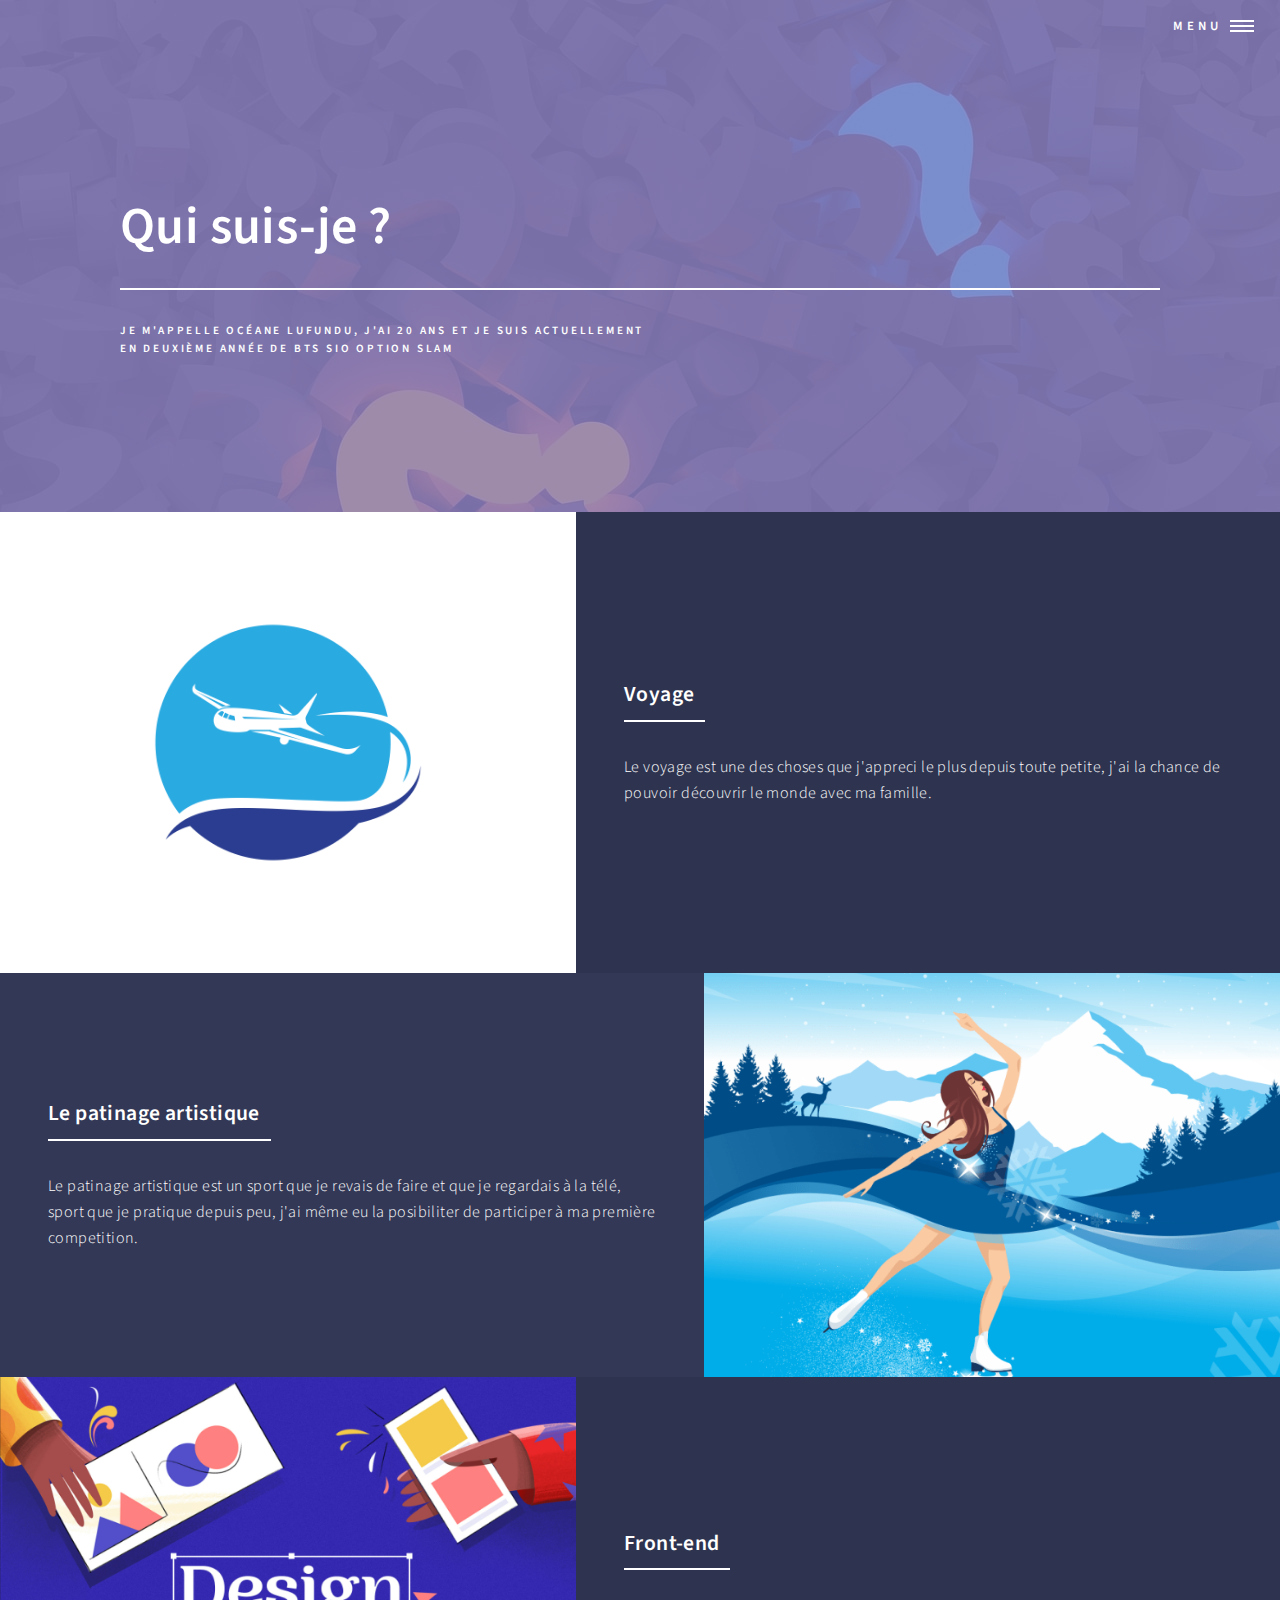
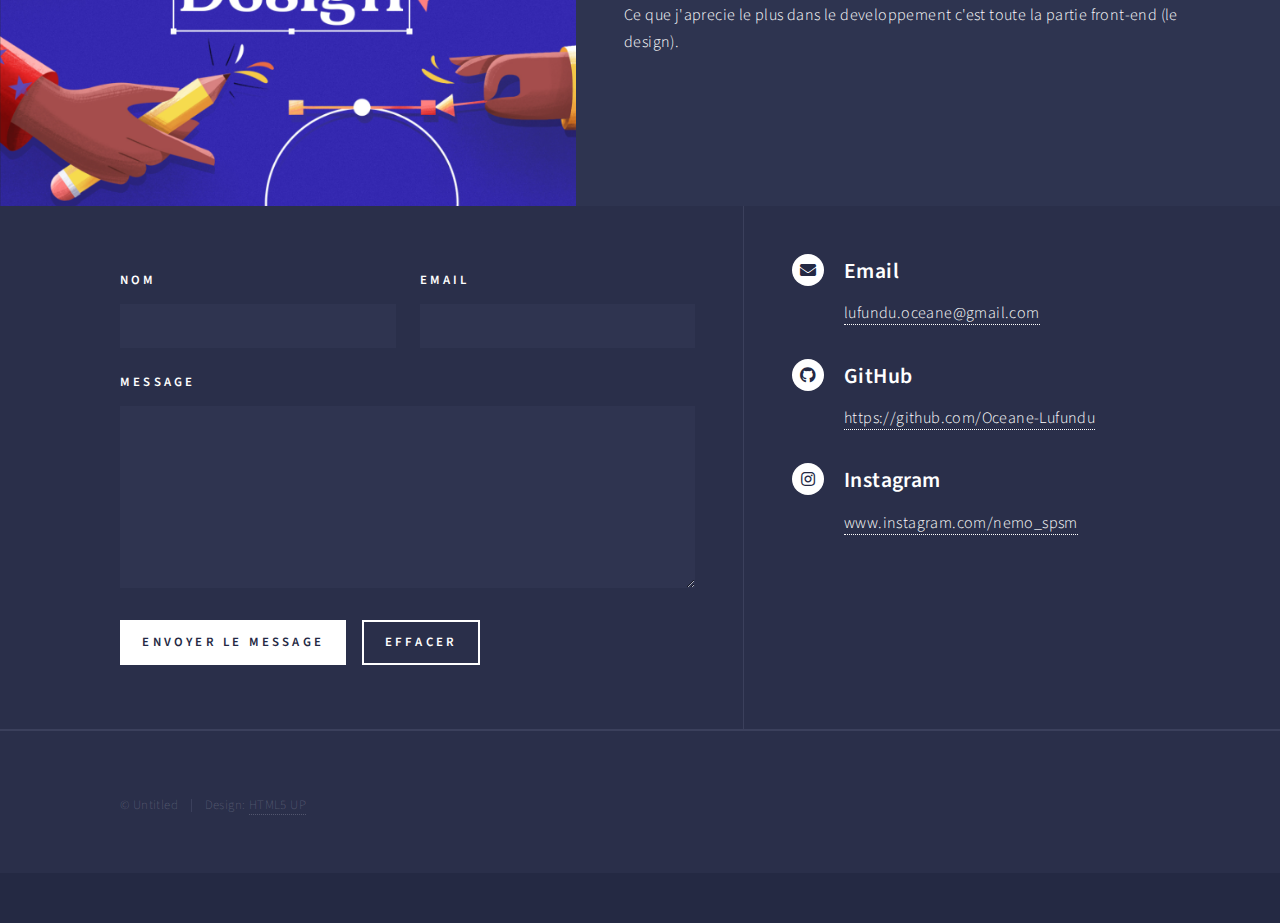
<file: landing.html>
<!DOCTYPE HTML>
<!--
	Forty by HTML5 UP
	html5up.net | @ajlkn
	Free for personal and commercial use under the CCA 3.0 license (html5up.net/license)
-->
<html>
	<head>
		<title>Qui suis-je</title>
		<meta charset="utf-8" />
		<meta name="viewport" content="width=device-width, initial-scale=1, user-scalable=no" />
		<link rel="stylesheet" href="assets/css/main.css" />
		<noscript><link rel="stylesheet" href="assets/css/noscript.css" /></noscript>
	</head>
	<body class="is-preload">

		<!-- Wrapper -->
			<div id="wrapper">

				<!-- Header -->
				<!-- Note: The "styleN" class below should match that of the banner element. -->
					<header id="header" class="alt style2">
						<nav>
							<a href="#menu">Menu</a>
						</nav>
					</header>

				<!-- Menu -->
				<nav id="menu">
					<ul class="links">
						<li><a href="index.html">Accueil</a></li>
						<li><a href="CV Océane Lufundu-Stagiaire développeur Web.pdf">CV</a></li>
						<li><a href="Mon-parcours.html">Mon Parcours</a></li>
						<li><a href="Mes-projets.html">Mes Projets</a></li>
						<li><a href="Stages.html">Stages</a></li>
						<li><a href="Veille-Technologique.html">Veille Technologique</a></li>
					</ul>
				</nav>

						<!--<ul class="actions stacked">
							<li><a href="#" class="button primary fit">Get Started</a></li>
							<li><a href="#" class="button fit">Log In</a></li>
						</ul>-->
					</nav>

				<!-- Banner -->
				<!-- Note: The "styleN" class below should match that of the header element. -->
					<section id="banner" class="style2">
						<div class="inner">
							<span class="image">
								<img src="images/question-mark-2492009_1280.jpg" alt="" />
							</span>
							<header class="major">
								<h1>Qui suis-je ?</h1>
							</header>
							<div class="content">
								<p>Je m'appelle Océane Lufundu, j'ai 20 ans et je suis actuellement <br> en deuxième année de BTS SIO option SLAM </br> </p>
							</div>
						</div>
					</section>

				<!-- Main -->
					<div id="main">

						<!-- One -->
							<section id="two" class="spotlights">
								<section>
									<a class="image">
										<img src="images/voyage.jpg" alt="" data-position="center center" />
									</a>
									<div class="content">
										<div class="inner">
											<header class="major">
												<h3>Voyage</h3>
											</header>
											<p>Le voyage est une des choses que j'appreci le plus depuis toute petite, j'ai la chance de pouvoir 
												découvrir le monde avec ma famille.</p>
										</div>
									</div>
								</section>

								<!-- Two -->
								<section>
									<a class="image">
										<img src="images/fs.png" alt="" data-position="top center" />
									</a>
									<div class="content">
										<div class="inner">
											<header class="major">
												<h3>Le patinage artistique</h3>
											</header>
											<p>Le patinage artistique est un sport que je revais de faire et que je regardais à la télé, sport que je pratique depuis peu, 
												j'ai même eu la posibiliter de participer à ma première competition.</p>
										</div>
									</div>
								</section>

								<!-- Three -->
								<section>
									<a class="image">
										<img src="images/design.png" alt="" data-position="25% 25%" />
									</a>	
									<div class="content">
										<div class="inner">
											<header class="major">
												<h3>Front-end</h3>
											</header>
											<p>Ce que j'aprecie le plus dans le developpement c'est toute la partie front-end (le design).</p>
										</div>
									</div>
								</section>
							</section>

				<!-- Contact -->
					<section id="contact">
						<div class="inner">
							<section>
								<form method="post" action="#">
									<div class="fields">
										<div class="field half">
											<label for="name">Nom</label>
											<input type="text" name="name" id="name" />
										</div>
										<div class="field half">
											<label for="email">Email</label>
											<input type="text" name="email" id="email" />
										</div>
										<div class="field">
											<label for="message">Message</label>
											<textarea name="message" id="message" rows="6"></textarea>
										</div>
									</div>
									<ul class="actions">
										<li><input type="submit" value="Envoyer le message" class="primary" /></li>
										<li><input type="reset" value="Effacer" /></li>
									</ul>
								</form>
							</section>

							<section class="split">
								<section>
									<div class="contact-method">
										<span class="icon solid alt fa-envelope"></span>
										<h3>Email</h3>
										<a href="#">lufundu.oceane@gmail.com</a>
									</div>

										<div class="contact-method">
											<span class="icon brands alt fa-github"></span>
											<h3>GitHub</h3>
											<a href="https://github.com/Oceane-Lufundu">https://github.com/Oceane-Lufundu</a>

									</div>
									
									<div class="contact-method">
										<span class="icon brands alt fa-instagram"></span>
										<h3>Instagram</h3>
										<a href="https://www.instagram.com/nemo_spsm/">www.instagram.com/nemo_spsm</a>
									</div>
								</section>
							</section>
						</div>
					</section>

				<!-- Footer -->
					<footer id="footer">
						<div class="inner">
							<ul class="copyright">
								<li>&copy; Untitled</li><li>Design: <a href="https://html5up.net">HTML5 UP</a></li>
							</ul>
						</div>
					</footer>

		<!-- Scripts -->
			<script src="assets/js/jquery.min.js"></script>
			<script src="assets/js/jquery.scrolly.min.js"></script>
			<script src="assets/js/jquery.scrollex.min.js"></script>
			<script src="assets/js/browser.min.js"></script>
			<script src="assets/js/breakpoints.min.js"></script>
			<script src="assets/js/util.js"></script>
			<script src="assets/js/main.js"></script>

	</body>
</html>
</file>
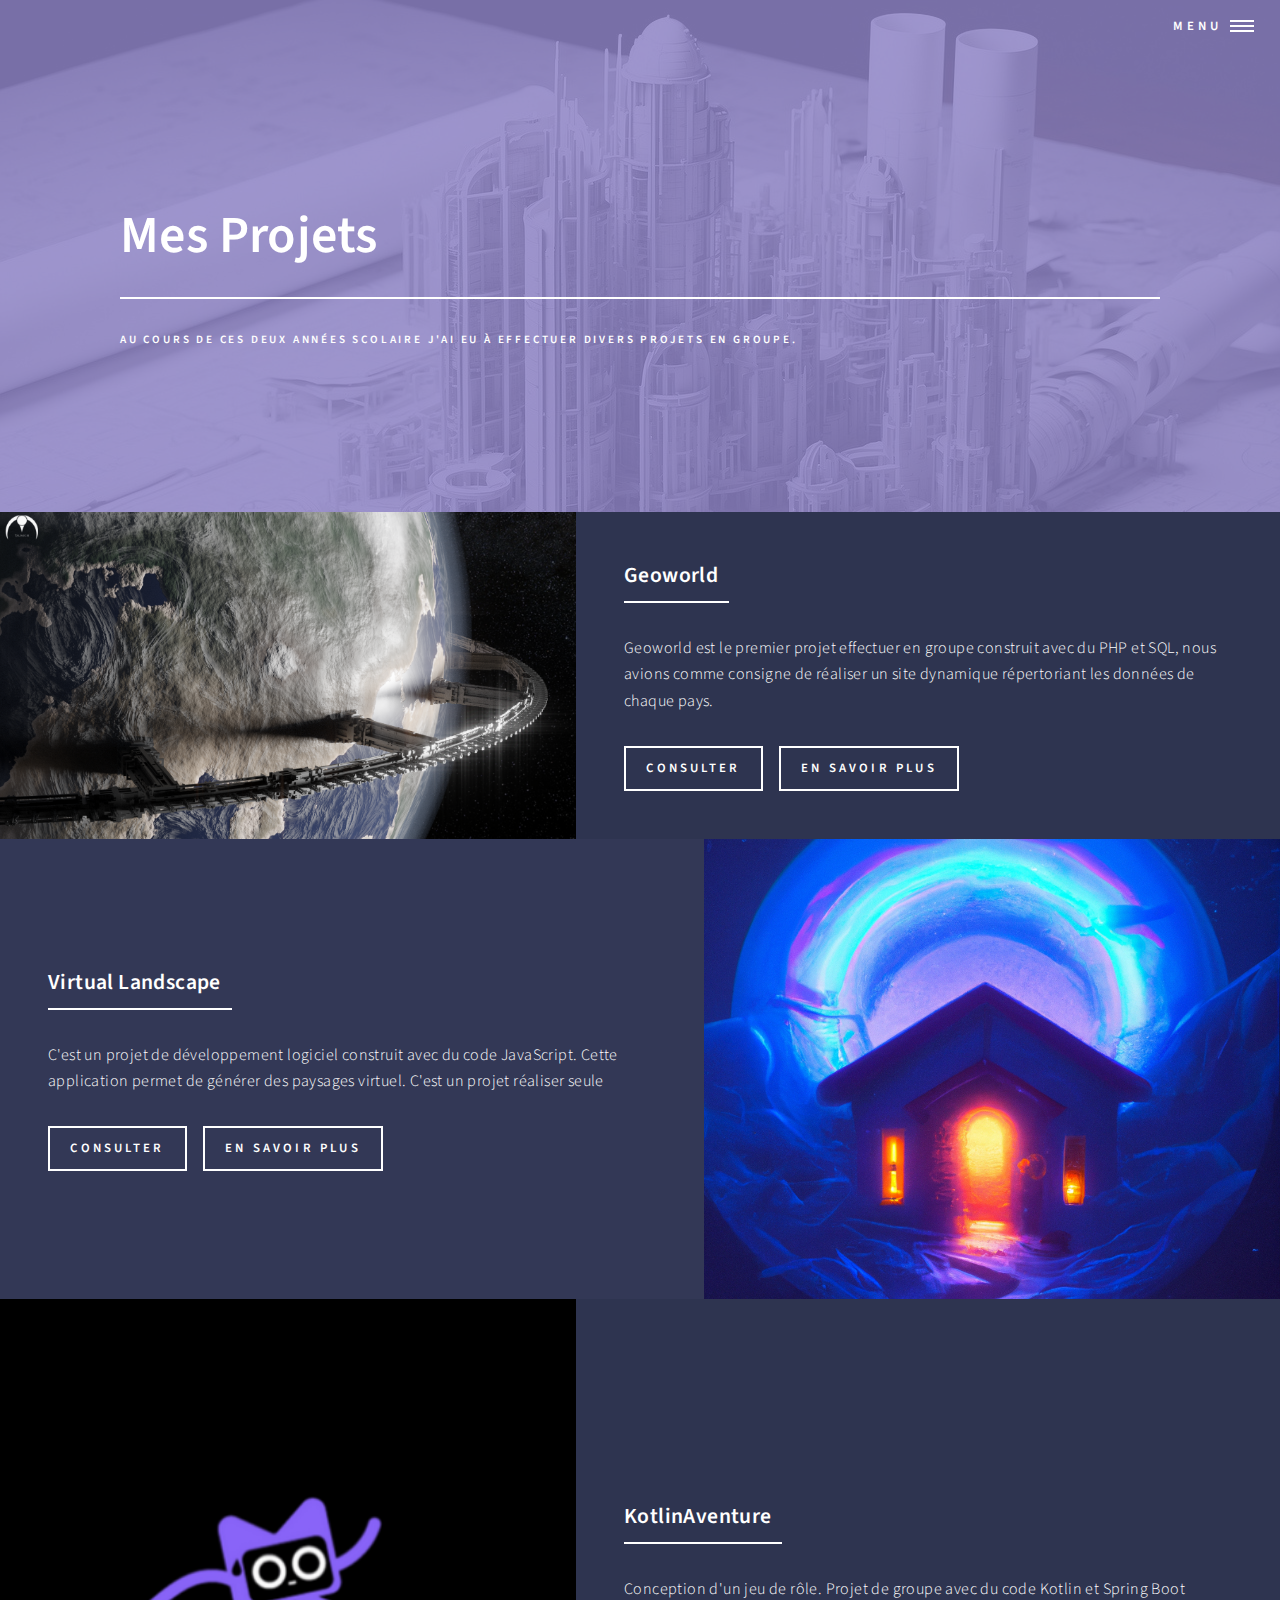
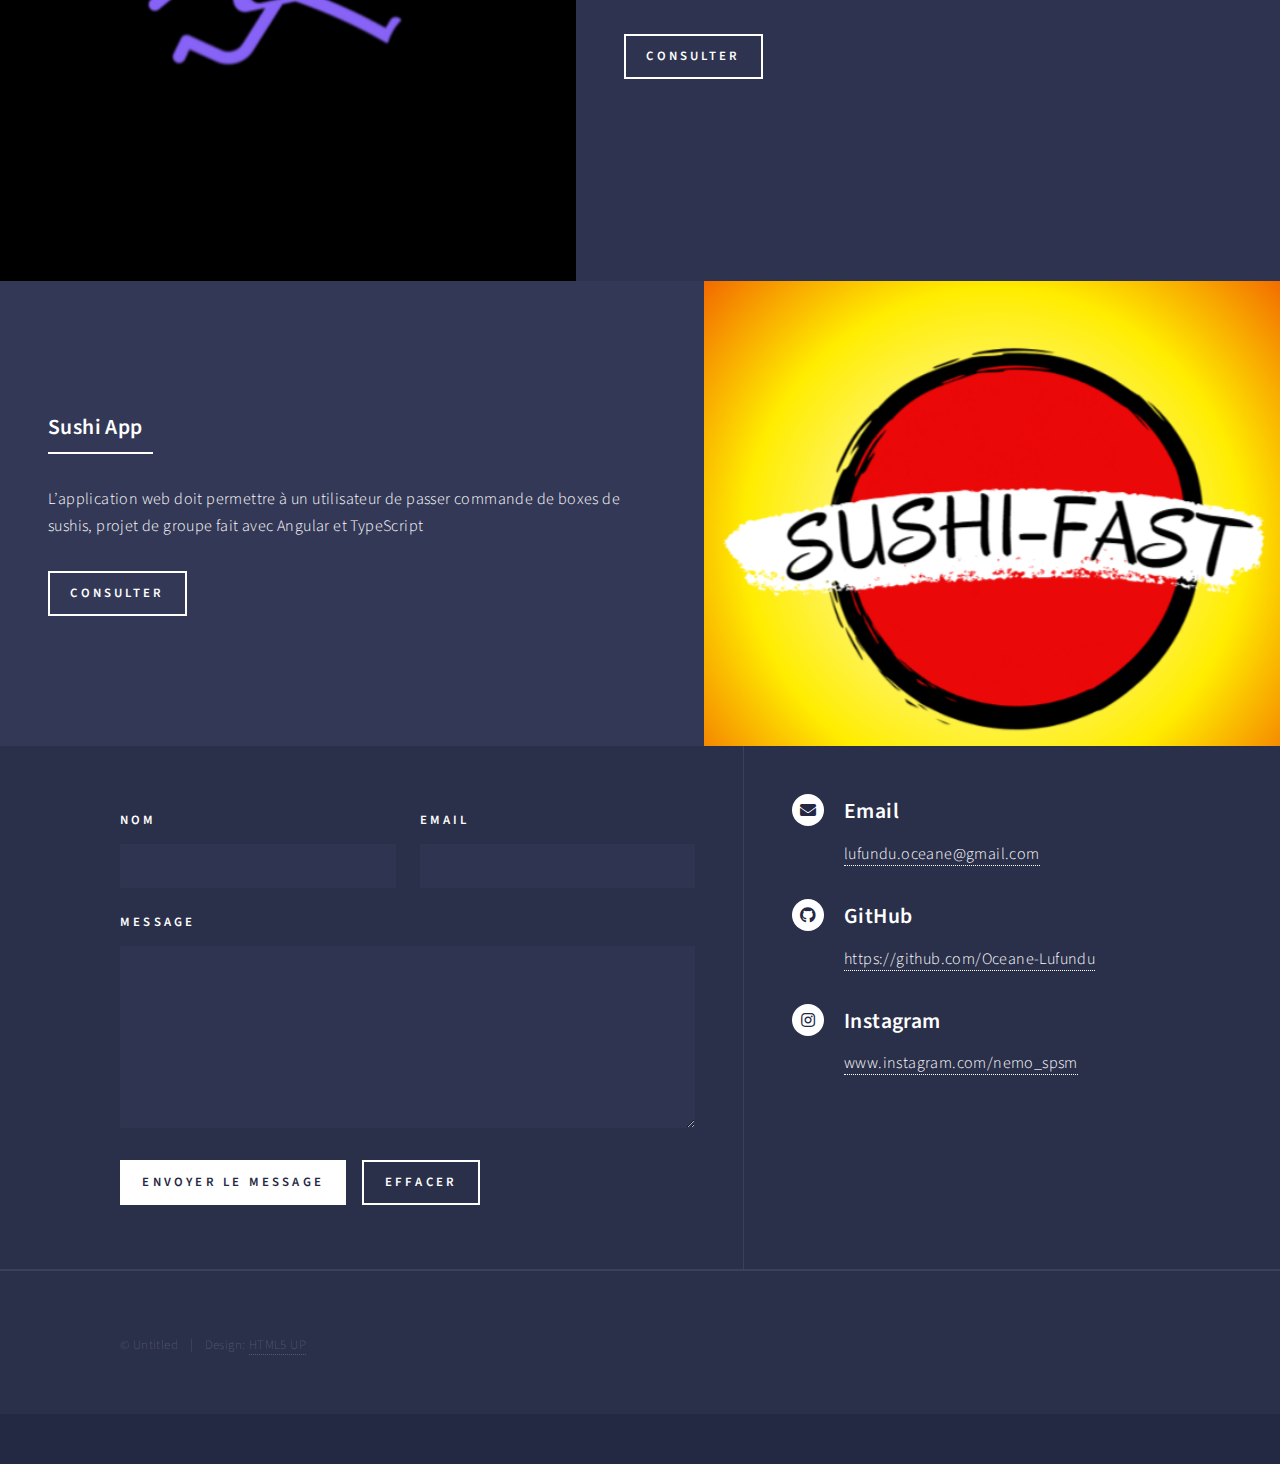
<file: Mes-projets.html>
<!DOCTYPE HTML>
<!--
	Forty by HTML5 UP
	html5up.net | @ajlkn
	Free for personal and commercial use under the CCA 3.0 license (html5up.net/license)
-->
<html>
	<head>
		<title>Mes Projets</title>
		<meta charset="utf-8" />
		<meta name="viewport" content="width=device-width, initial-scale=1, user-scalable=no" />
		<link rel="stylesheet" href="assets/css/main.css" />
		<noscript><link rel="stylesheet" href="assets/css/noscript.css" /></noscript>
	</head>
	<body class="is-preload">

		<!-- Wrapper -->
			<div id="wrapper">

				<!-- Header -->
				<!-- Note: The "styleN" class below should match that of the banner element. -->
					<header id="header" class="alt style2">
						<nav>
							<a href="#menu">Menu</a>
						</nav>
					</header>

				<!-- Menu -->
				<nav id="menu">
					<ul class="links">
						<li><a href="index.html">Accueil</a></li>
						<li><a href="landing.html">Qui suis-je</a></li>
						<li><a href="CV Océane Lufundu-Stagiaire développeur Web.pdf">CV</a></li>
						<li><a href="Stages.html">Stages</a></li>
						<li><a href="Mon-parcours.html">Mon Parcours</a></li>
						<li><a href="Veille-Technologique.html">Veille Technologique</a></li>
					</ul>
				</nav>

				<!-- Banner -->
				<!-- Note: The "styleN" class below should match that of the header element. -->
					<section id="banner" class="style2">
						<div class="inner">
							<span class="image">
								<img src="images/plan.jpg" alt="" />
							</span>
							<header class="major">
								<h1>Mes Projets</h1>
							</header>
							<div class="content">
								<p>Au cours de ces deux années scolaire j'ai eu à effectuer divers projets en groupe.</p>
							</div>
						</div>
					</section>

				<!-- Main -->
					<div id="main">

						<!-- Two -->
							<section id="two" class="spotlights">
								<section>
									<a class="image">
										<img src="images/Capture d’écran (211).png" alt="" data-position="center center" />
									</a>
									<div class="content">
										<div class="inner">
											<header class="major">
												<h3>Geoworld</h3>
											</header>
											<p>Geoworld est le premier projet effectuer en groupe construit avec du PHP et SQL, nous avions comme consigne de réaliser 
												un site dynamique répertoriant les données de chaque pays.</p>
											<ul class="actions">
												<li><a href="https://github.com/simonlesly/Geoworld-Project.git" class="button">Consulter</a></li>
												<li><a href="Geoworld.pdf" class="button">En savoir plus</a></li>

											</ul>
										</div>
									</div>
								</section>

								<section>
									<a class="image">
										<img src="images/Capture d’écran (212).png" alt="" data-position="top center" />
									</a>
									<div class="content">
										<div class="inner">
											<header class="major">
												<h3>Virtual Landscape</h3>
											</header>
											<p>C'est un projet de développement logiciel construit avec du code JavaScript. 
												Cette application permet de générer des paysages virtuel. C'est un projet réaliser seule</p>
											<ul class="actions">
												<li><a href="https://github.com/Oceane-Lufundu/virtual-landscape.git" class="button">Consulter</a></li>
												<li><a href="vl.pdf" class="button">En savoir plus</a></li>
											</ul>
										</div>
									</div>
								</section>

								<section>
									<a class="image">
										<img src="images/Capture d’écran (213).png" alt="" data-position="25% 25%" />
									</a>
									<div class="content">
										<div class="inner">
											<header class="major">
												<h3>KotlinAventure</h3>
											</header>
											<p>Conception d'un jeu de rôle. Projet de groupe avec du code Kotlin et Spring Boot</p>
												<ul class="actions">
												<li><a href="https://github.com/Oceane-Lufundu/Projet-Spring-Boot-Aventure.git" class="button">Consulter</a></li>
											</ul>
										</div>
									</div>
								</section>

								<section>
									<a class="image">
										<img src="images/Sushi-Fast.png" alt="" data-position="top center" />
									</a>
									<div class="content">
										<div class="inner">
											<header class="major">
												<h3>Sushi App</h3>
											</header>
											<p>L’application web doit permettre à un utilisateur de passer commande de boxes de sushis, 
												projet de groupe fait avec Angular et TypeScript</p>
											<ul class="actions">
												<li><a href="https://github.com/Oceane-Lufundu/Sushi-Fast.git" class="button">Consulter</a></li>
											</ul>
										</div>
									</div>
								</section>

							</section>
							
							
				<!-- Contact -->
					<section id="contact">
						<div class="inner">
							<section>
								<form method="post" action="#">
									<div class="fields">
										<div class="field half">
											<label for="name">Nom</label>
											<input type="text" name="name" id="name" />
										</div>
										<div class="field half">
											<label for="email">Email</label>
											<input type="text" name="email" id="email" />
										</div>
										<div class="field">
											<label for="message">Message</label>
											<textarea name="message" id="message" rows="6"></textarea>
										</div>
									</div>
									<ul class="actions">
										<li><input type="submit" value="Envoyer le message" class="primary" /></li>
										<li><input type="reset" value="Effacer" /></li>
									</ul>
								</form>
							</section>

							<section class="split">
								<section>
									<div class="contact-method">
										<span class="icon solid alt fa-envelope"></span>
										<h3>Email</h3>
										<a href="#">lufundu.oceane@gmail.com</a>
									</div>

										<div class="contact-method">
											<span class="icon brands alt fa-github"></span>
											<h3>GitHub</h3>
											<a href="https://github.com/Oceane-Lufundu">https://github.com/Oceane-Lufundu</a>

									</div>
									
									<div class="contact-method">
										<span class="icon brands alt fa-instagram"></span>
										<h3>Instagram</h3>
										<a href="https://www.instagram.com/nemo_spsm/">www.instagram.com/nemo_spsm</a>
									</div>
								</section>
							</section>
						</div>
					</section>

				<!-- Footer -->
					<footer id="footer">
						<div class="inner">
							<ul class="copyright">
								<li>&copy; Untitled</li><li>Design: <a href="https://html5up.net">HTML5 UP</a></li>
							</ul>
						</div>
					</footer>

			</div>

		<!-- Scripts -->
			<script src="assets/js/jquery.min.js"></script>
			<script src="assets/js/jquery.scrolly.min.js"></script>
			<script src="assets/js/jquery.scrollex.min.js"></script>
			<script src="assets/js/browser.min.js"></script>
			<script src="assets/js/breakpoints.min.js"></script>
			<script src="assets/js/util.js"></script>
			<script src="assets/js/main.js"></script>

	</body>
</html>
</file>
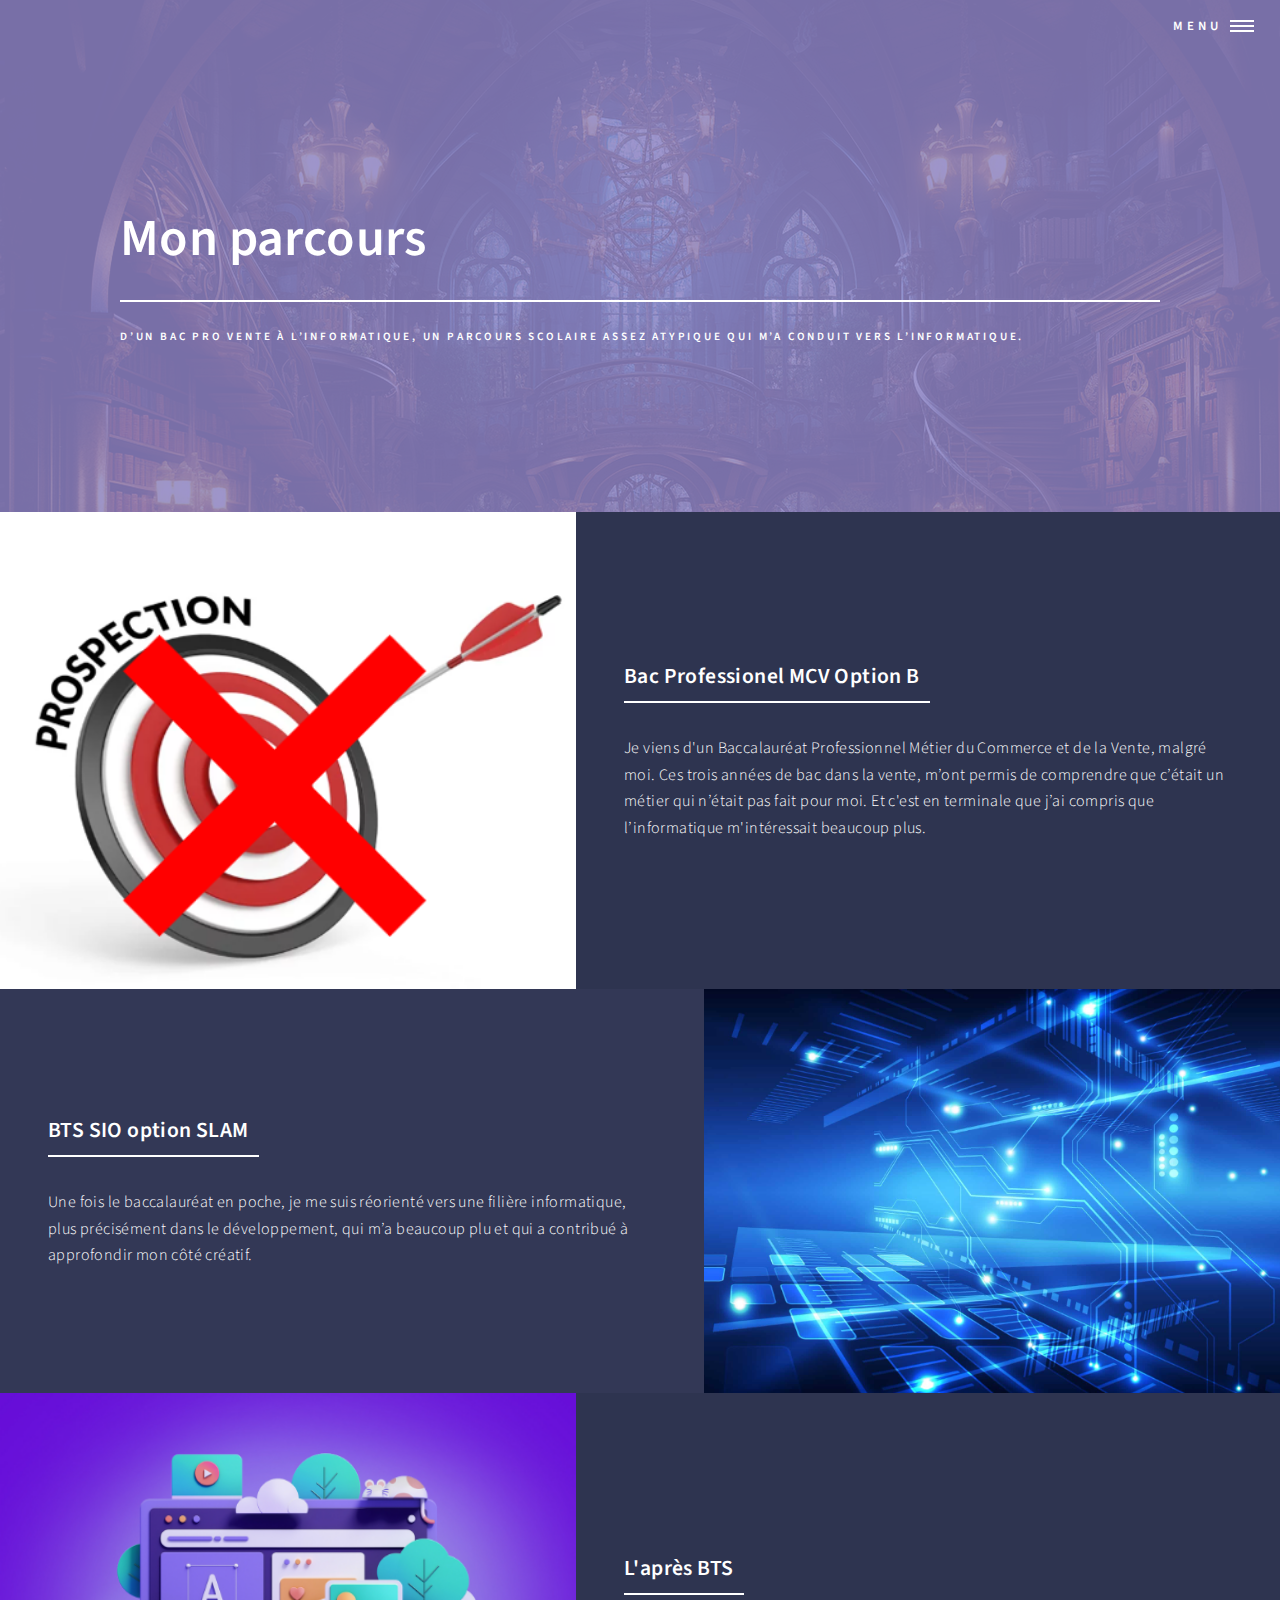
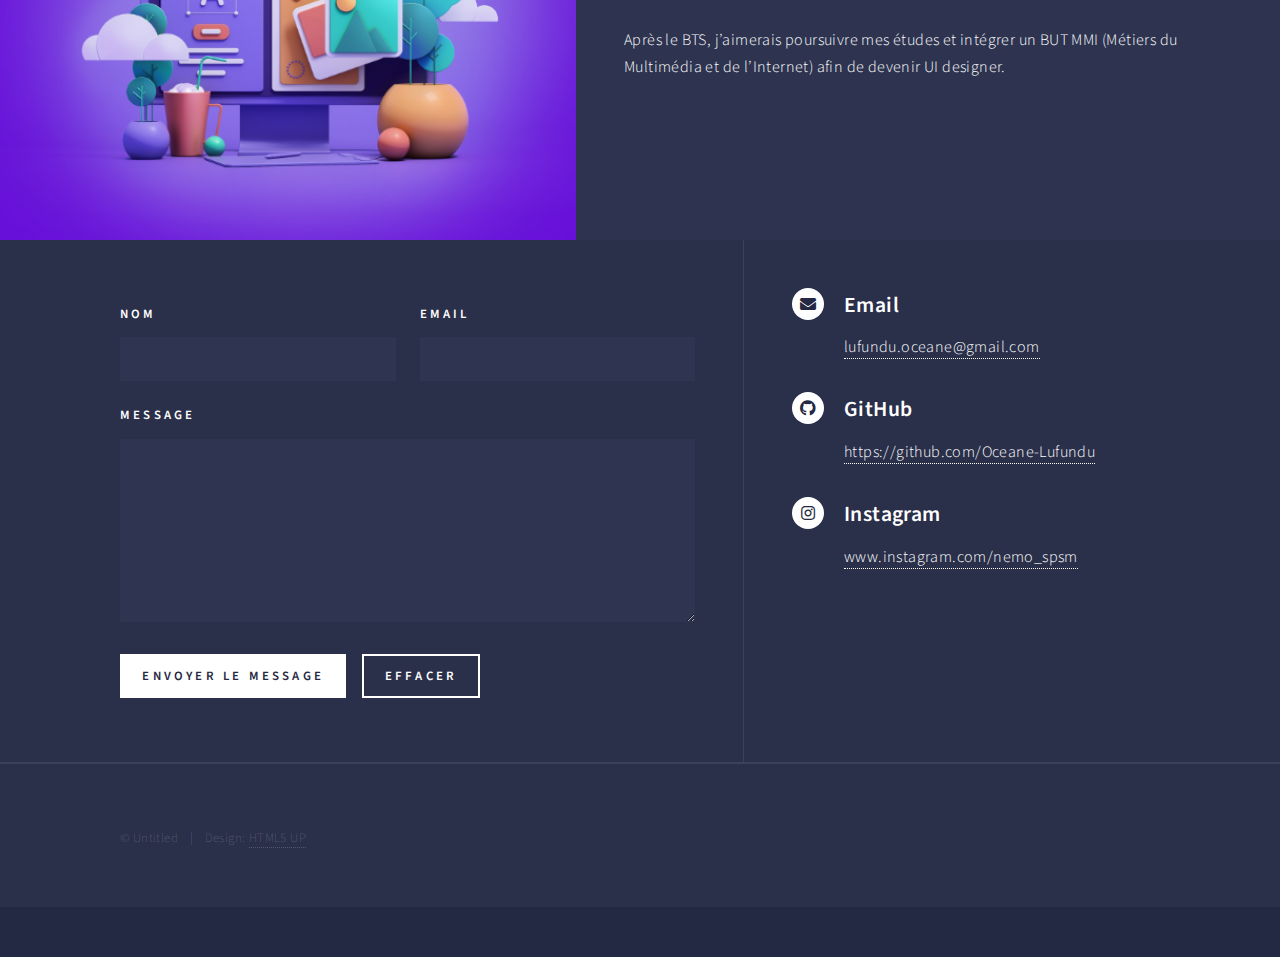
<file: Mon-parcours.html>
<!DOCTYPE HTML>
<!--
	Forty by HTML5 UP
	html5up.net | @ajlkn
	Free for personal and commercial use under the CCA 3.0 license (html5up.net/license)
-->
<html>
	<head>
		<title>Mon parcours</title>
		<meta charset="utf-8" />
		<meta name="viewport" content="width=device-width, initial-scale=1, user-scalable=no" />
		<link rel="stylesheet" href="assets/css/main.css" />
		<noscript><link rel="stylesheet" href="assets/css/noscript.css" /></noscript>
	</head>
	<body class="is-preload">

		<!-- Wrapper -->
			<div id="wrapper">

				<!-- Header -->
				<!-- Note: The "styleN" class below should match that of the banner element. -->
					<header id="header" class="alt style2">
						<nav>
							<a href="#menu">Menu</a>
						</nav>
					</header>

				<!-- Menu -->
				<nav id="menu">
					<ul class="links">
						<li><a href="index.html">Accueil</a></li>
						<li><a href="landing.html">Qui suis-je</a></li>
						<li><a href="CV Océane Lufundu-Stagiaire développeur Web.pdf">CV</a></li>
						<li><a href="Stages.html">Stages</a></li>
						<li><a href="Mes-projets.html">Mes Projets</a></li>
						<li><a href="Veille-Technologique.html">Veille Technologique</a></li>
					</ul>
				</nav>

				<!-- Banner -->
				<!-- Note: The "styleN" class below should match that of the header element. -->
					<section id="banner" class="style2">
						<div class="inner">
							<span class="image">
								<img src="images/ai-generated-8569962_1280.png" alt="" />
							</span>
							<header class="major">
								<h1>Mon parcours</h1>
								<p>D’un Bac Pro Vente à l’informatique, un parcours scolaire assez atypique qui m’a conduit vers l’informatique.</p>
							</header>
							
						</div>
					</section>

				<!-- Main -->
					<div id="main">

						<!-- One -->
							<section id="two" class="spotlights">
								<section>
									<a class="image">
										<img src="images/MCV.png" alt="" data-position="center center" />
									</a>
									<div class="content">
										<div class="inner">
											<header class="major">
												<h3>Bac Professionel MCV Option B</h3>
											</header>
											<p>Je viens d'un Baccalauréat Professionnel Métier du Commerce et de la Vente, malgré moi. 
												Ces trois années de bac dans la vente, m’ont permis de comprendre que c’était un métier qui n’était pas fait pour moi. 
												Et c'est en terminale que j’ai compris que l’informatique m'intéressait beaucoup plus.</p>
										</div>
									</div>
								</section>

						<!-- Two -->
								<section>
									<a class="image">
										<img src="images/informatique.png" alt="" data-position="top center" />
									</a>
									<div class="content">
										<div class="inner">
											<header class="major">
												<h3>BTS SIO option SLAM</h3>
											</header>
											<p>Une fois le baccalauréat en poche, je me suis réorienté vers une filière informatique, plus précisément 
												dans le développement, qui m’a beaucoup plu et qui a contribué à approfondir mon côté créatif.</p>
										</div>
									</div>
								</section>

							<!-- Three -->
								<section>
									<a class="image">
										<img src="images/UI.png" alt="" data-position="25% 25%" />
									</a>
									<div class="content">
										<div class="inner">
											<header class="major">
												<h3>L'après BTS</h3>
											</header>
											<p>Après le BTS, j’aimerais poursuivre mes études et intégrer un BUT MMI (Métiers du Multimédia et de l’Internet) afin de devenir UI designer.</p>
										</div>
									</div>
								</section>
							</section>

				<!-- Contact -->
					<section id="contact">
						<div class="inner">
							<section>
								<form method="post" action="#">
									<div class="fields">
										<div class="field half">
											<label for="name">Nom</label>
											<input type="text" name="name" id="name" />
										</div>
										<div class="field half">
											<label for="email">Email</label>
											<input type="text" name="email" id="email" />
										</div>
										<div class="field">
											<label for="message">Message</label>
											<textarea name="message" id="message" rows="6"></textarea>
										</div>
									</div>
									<ul class="actions">
										<li><input type="submit" value="Envoyer le message" class="primary" /></li>
										<li><input type="reset" value="Effacer" /></li>
									</ul>
								</form>
							</section>

							<section class="split">
								<section>
									<div class="contact-method">
										<span class="icon solid alt fa-envelope"></span>
										<h3>Email</h3>
										<a href="#">lufundu.oceane@gmail.com</a>
									</div>

										<div class="contact-method">
											<span class="icon brands alt fa-github"></span>
											<h3>GitHub</h3>
											<a href="https://github.com/Oceane-Lufundu">https://github.com/Oceane-Lufundu</a>

									</div>
									
									<div class="contact-method">
										<span class="icon brands alt fa-instagram"></span>
										<h3>Instagram</h3>
										<a href="https://www.instagram.com/nemo_spsm/">www.instagram.com/nemo_spsm</a>
									</div>
								</section>
							</section>
						</div>
					</section>

				<!-- Footer -->
					<footer id="footer">
						<div class="inner">
							<ul class="copyright">
								<li>&copy; Untitled</li><li>Design: <a href="https://html5up.net">HTML5 UP</a></li>
							</ul>
						</div>
					</footer>

			</div>

		<!-- Scripts -->
			<script src="assets/js/jquery.min.js"></script>
			<script src="assets/js/jquery.scrolly.min.js"></script>
			<script src="assets/js/jquery.scrollex.min.js"></script>
			<script src="assets/js/browser.min.js"></script>
			<script src="assets/js/breakpoints.min.js"></script>
			<script src="assets/js/util.js"></script>
			<script src="assets/js/main.js"></script>

	</body>
</html>
</file>
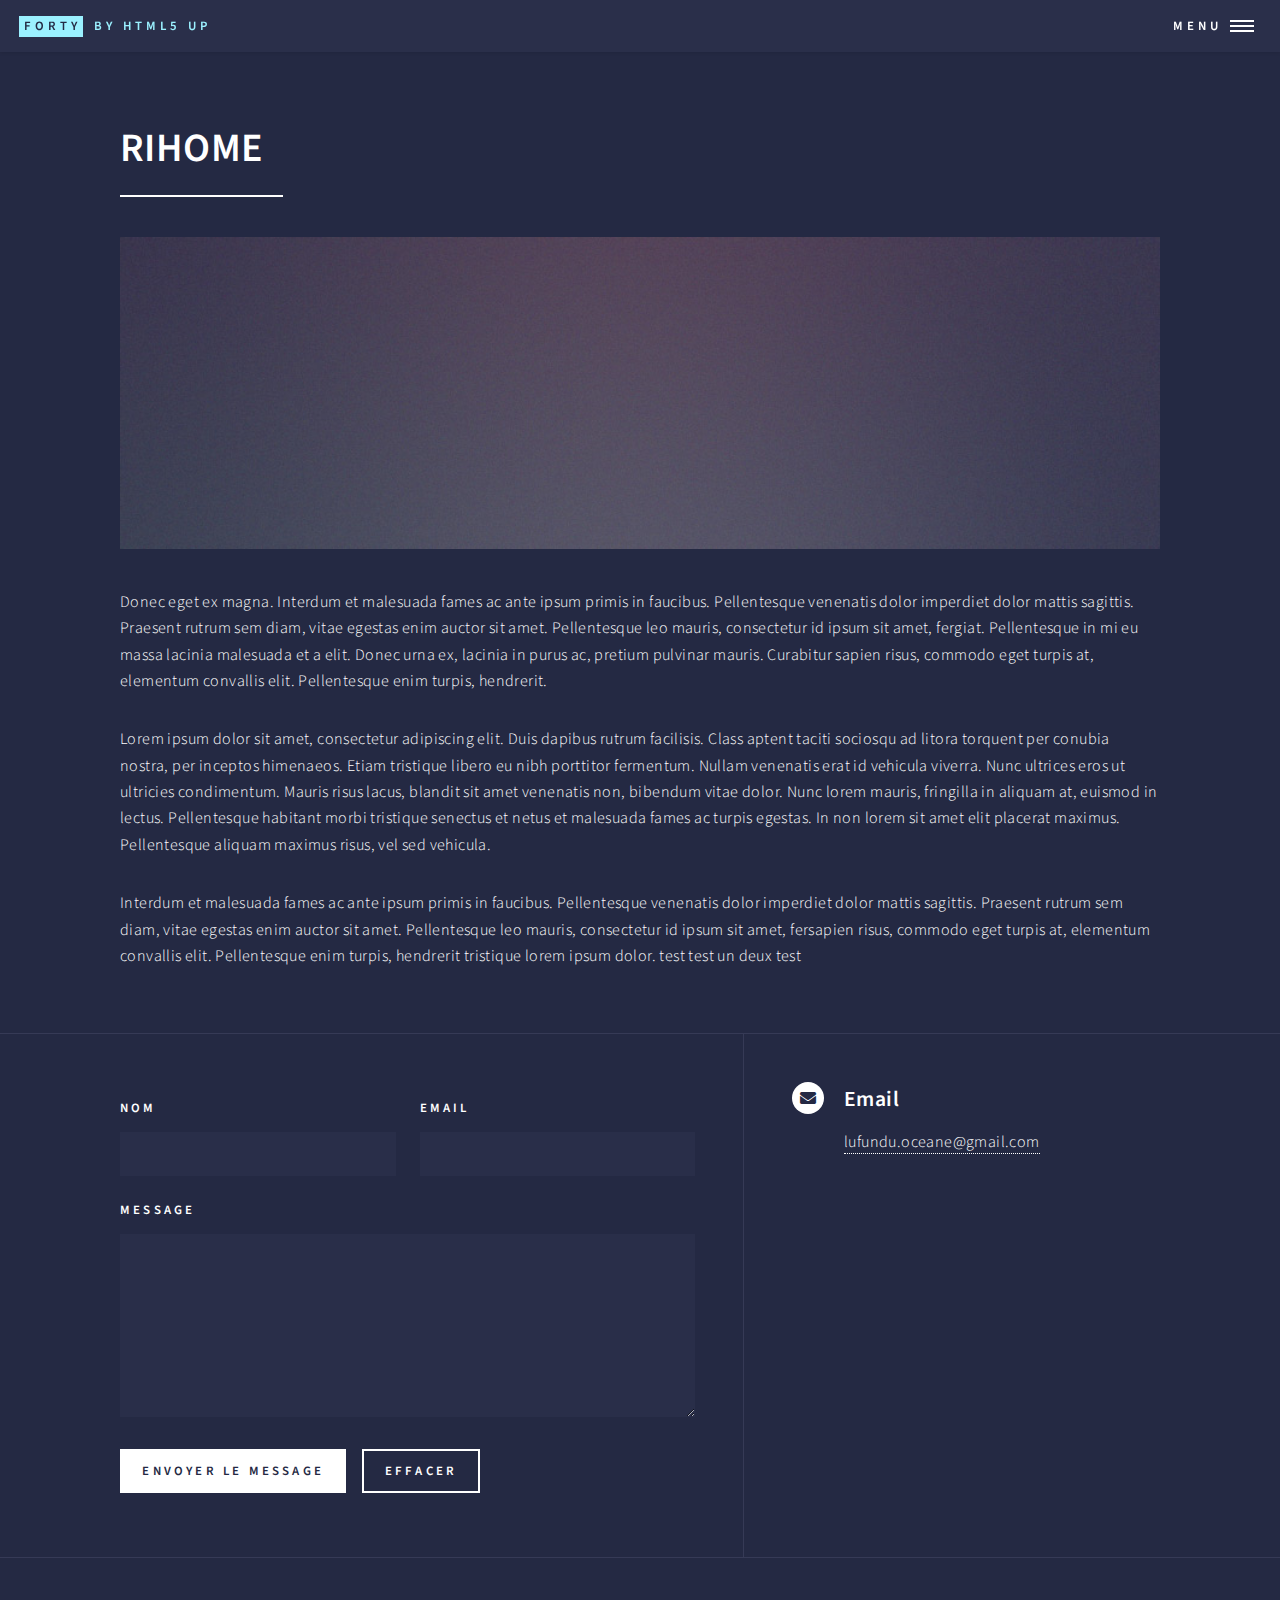
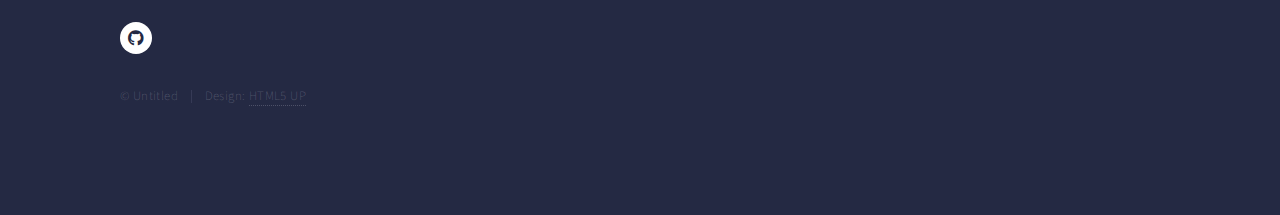
<file: RIHOME.html>
<!DOCTYPE HTML>
<!--
	Forty by HTML5 UP
	html5up.net | @ajlkn
	Free for personal and commercial use under the CCA 3.0 license (html5up.net/license)
-->
<html>
	<head>
		<title>Generic - Forty by HTML5 UP</title>
		<meta charset="utf-8" />
		<meta name="viewport" content="width=device-width, initial-scale=1, user-scalable=no" />
		<link rel="stylesheet" href="assets/css/main.css" />
		<noscript><link rel="stylesheet" href="assets/css/noscript.css" /></noscript>
	</head>
	<body class="is-preload">

		<!-- Wrapper -->
			<div id="wrapper">

				<!-- Header -->
					<header id="header">
						<a href="index.html" class="logo"><strong>Forty</strong> <span>by HTML5 UP</span></a>
						<nav>
							<a href="#menu">Menu</a>
						</nav>
					</header>

				<!-- Menu -->
				<nav id="menu">
					<ul class="links">
						<li><a href="index.html">Accueil</a></li>
						<li><a href="landing.html">Qui suis-je</a></li>
						<li><a href="Mon-parcours.html">Mon Parcours</a></li>
						<li><a href="Mes-projet.html">Mes Projets</a></li>
						<li><a href="Stages.html">Stages</a></li>
						<li><a href="CV Océane Lufundu-Stagiaire développeur Web.pdf">CV</a></li>
						<li><a href="Veille-Technologique.html">Veille Technologique</a></li>
				</nav>

				<!-- Main -->
					<div id="main" class="alt">

						<!-- One -->
							<section id="one">
								<div class="inner">
									<header class="major">
										<h1>RIHOME</h1>
									</header>
									<span class="image main"><img src="images/pic11.jpg" alt="" /></span>
									<p>Donec eget ex magna. Interdum et malesuada fames ac ante ipsum primis in faucibus. Pellentesque venenatis dolor imperdiet dolor mattis sagittis. Praesent rutrum sem diam, vitae egestas enim auctor sit amet. Pellentesque leo mauris, consectetur id ipsum sit amet, fergiat. Pellentesque in mi eu massa lacinia malesuada et a elit. Donec urna ex, lacinia in purus ac, pretium pulvinar mauris. Curabitur sapien risus, commodo eget turpis at, elementum convallis elit. Pellentesque enim turpis, hendrerit.</p>
									<p>Lorem ipsum dolor sit amet, consectetur adipiscing elit. Duis dapibus rutrum facilisis. Class aptent taciti sociosqu ad litora torquent per conubia nostra, per inceptos himenaeos. Etiam tristique libero eu nibh porttitor fermentum. Nullam venenatis erat id vehicula viverra. Nunc ultrices eros ut ultricies condimentum. Mauris risus lacus, blandit sit amet venenatis non, bibendum vitae dolor. Nunc lorem mauris, fringilla in aliquam at, euismod in lectus. Pellentesque habitant morbi tristique senectus et netus et malesuada fames ac turpis egestas. In non lorem sit amet elit placerat maximus. Pellentesque aliquam maximus risus, vel sed vehicula.</p>
									<p>Interdum et malesuada fames ac ante ipsum primis in faucibus. Pellentesque venenatis dolor imperdiet dolor mattis sagittis. Praesent rutrum sem diam, vitae egestas enim auctor sit amet. Pellentesque leo mauris, consectetur id ipsum sit amet, fersapien risus, commodo eget turpis at, elementum convallis elit. Pellentesque enim turpis, hendrerit tristique lorem ipsum dolor. test test un deux test</p>
								</div>
							</section>

					</div>

				<!-- Contact -->
					<section id="contact">
						<div class="inner">
							<section>
								<form method="post" action="#">
									<div class="fields">
										<div class="field half">
											<label for="name">Nom</label>
											<input type="text" name="name" id="name" />
										</div>
										<div class="field half">
											<label for="email">Email</label>
											<input type="text" name="email" id="email" />
										</div>
										<div class="field">
											<label for="message">Message</label>
											<textarea name="message" id="message" rows="6"></textarea>
										</div>
									</div>
									<ul class="actions">
										<li><input type="submit" value="Envoyer le message" class="primary" /></li>
										<li><input type="reset" value="Effacer" /></li>
									</ul>
								</form>
							</section>
							<section class="split">
								<section>
									<div class="contact-method">
										<span class="icon solid alt fa-envelope"></span>
										<h3>Email</h3>
										<a href="#">lufundu.oceane@gmail.com</a>
									</div>
								</section>
							</section>
						</div>
					</section>

				<!-- Footer -->
					<footer id="footer">
						<div class="inner">
							<ul class="icons">
								<li><a href="https://github.com/Oceane-Lufundu" class="icon brands alt fa-github"><span class="label">GitHub</span></a></li>
							</ul>
							<ul class="copyright">
								<li>&copy; Untitled</li><li>Design: <a href="https://html5up.net">HTML5 UP</a></li>
							</ul>
						</div>
					</footer>

			</div>

		<!-- Scripts -->
			<script src="assets/js/jquery.min.js"></script>
			<script src="assets/js/jquery.scrolly.min.js"></script>
			<script src="assets/js/jquery.scrollex.min.js"></script>
			<script src="assets/js/browser.min.js"></script>
			<script src="assets/js/breakpoints.min.js"></script>
			<script src="assets/js/util.js"></script>
			<script src="assets/js/main.js"></script>

	</body>
</html>
</file>
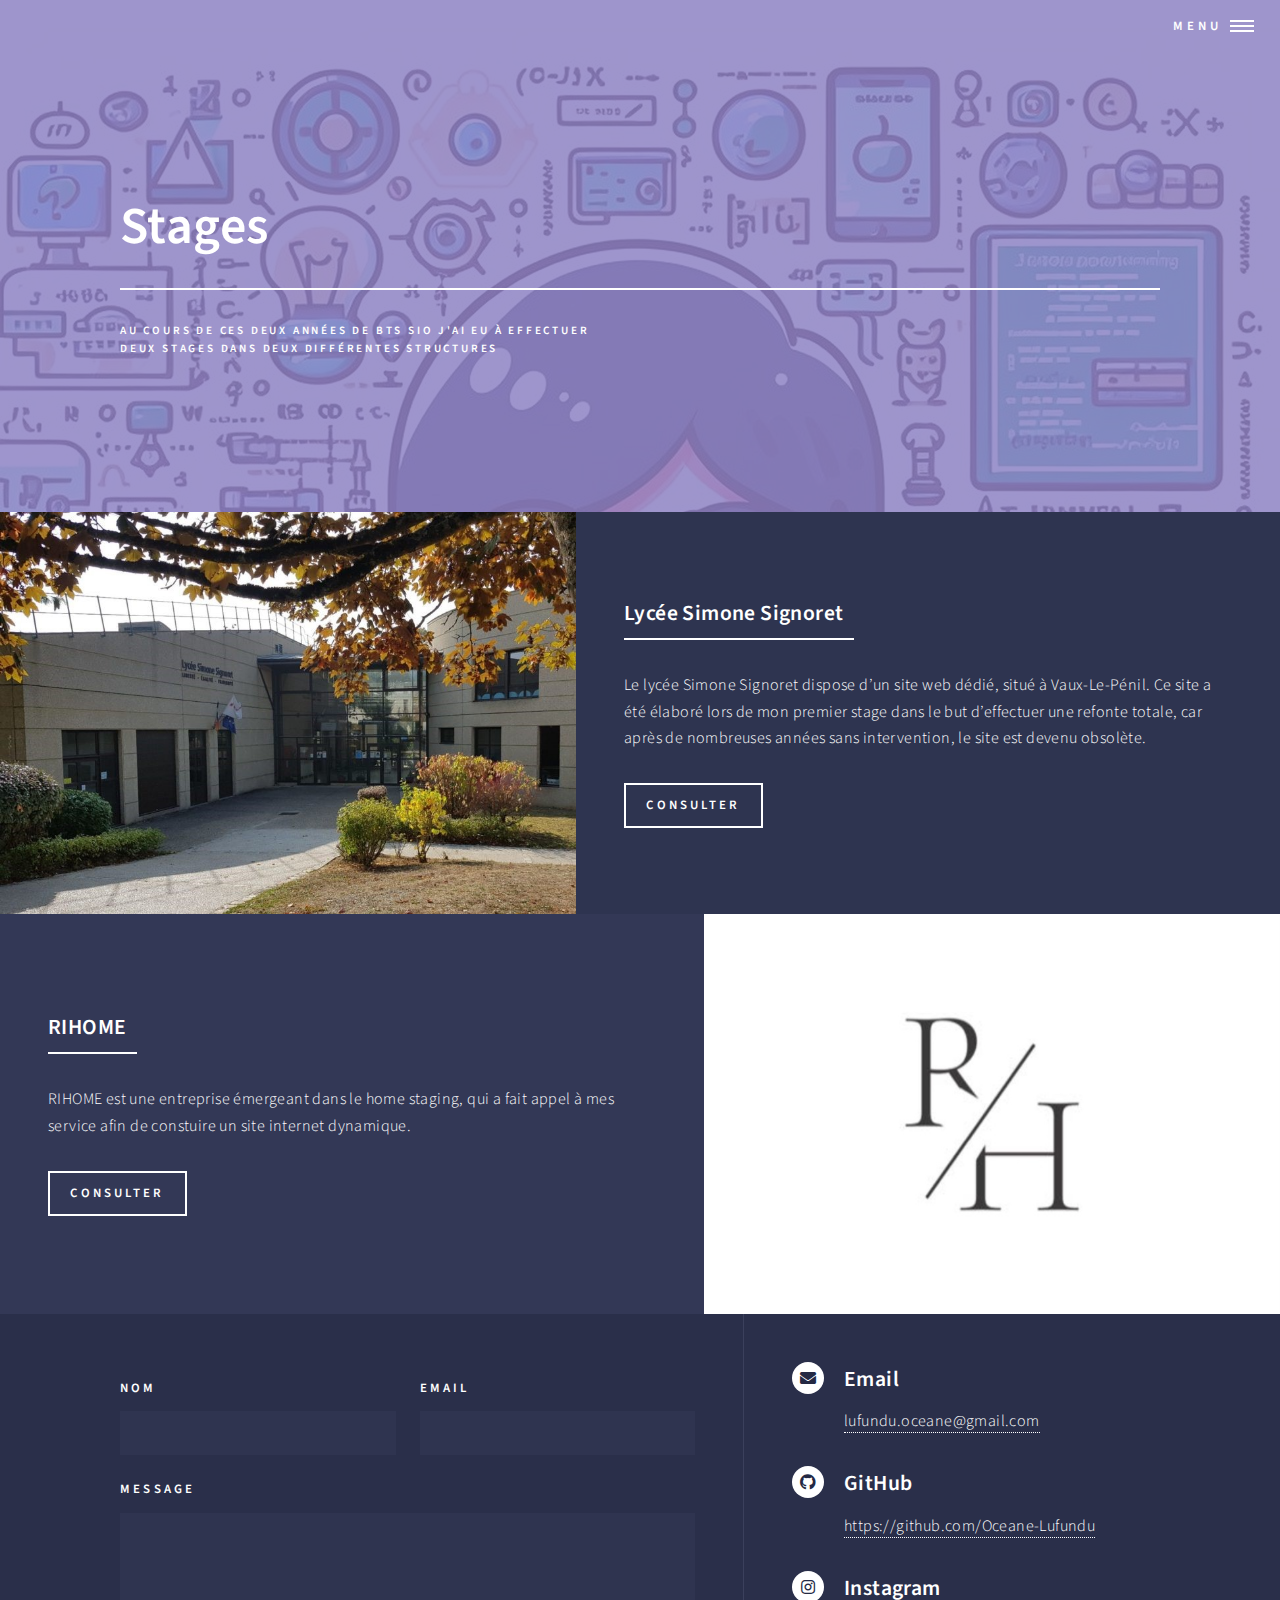
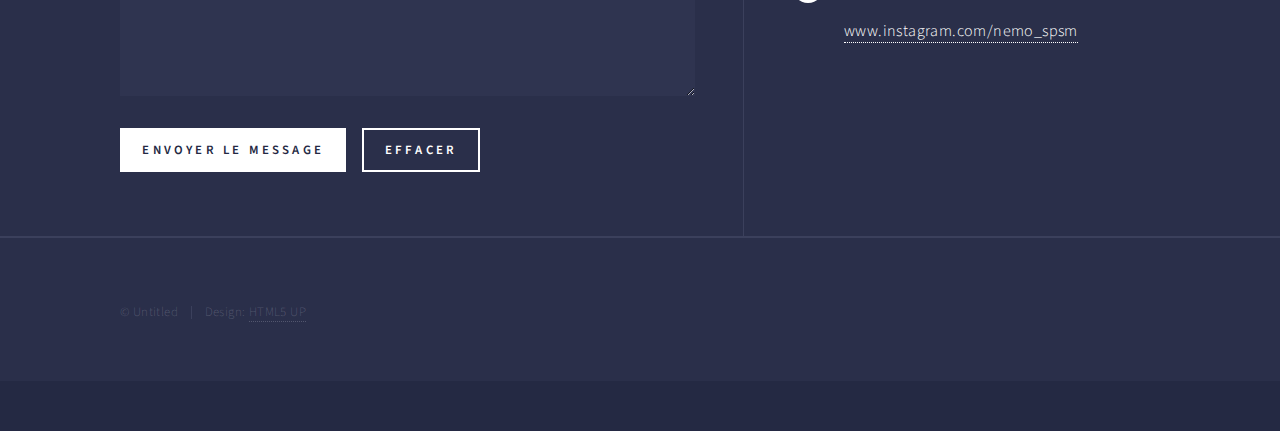
<file: Stages.html>
<!DOCTYPE HTML>
<!--
	Forty by HTML5 UP
	html5up.net | @ajlkn
	Free for personal and commercial use under the CCA 3.0 license (html5up.net/license)
-->
<html>

<head>
	<title>Stages</title>
	<meta charset="utf-8" />
	<meta name="viewport" content="width=device-width, initial-scale=1, user-scalable=no" />
	<link rel="stylesheet" href="assets/css/main.css" />
	<noscript>
		<link rel="stylesheet" href="assets/css/noscript.css" />
	</noscript>
</head>

<body class="is-preload">

	<!-- Wrapper -->
	<div id="wrapper">

		<!-- Header -->
		<!-- Note: The "styleN" class below should match that of the banner element. -->
		<header id="header" class="alt style2">
			<nav>
				<a href="#menu">Menu</a>
			</nav>
		</header>

		<!-- Menu -->
		<nav id="menu">
			<ul class="links">
				<li><a href="index.html">Accueil</a></li>
				<li><a href="landing.html">Qui suis-je</a></li>				
				<li><a href="CV Océane Lufundu-Stagiaire développeur Web.pdf">CV</a></li>
				<li><a href="Mon-parcours.html">Mon Parcours</a></li>
				<li><a href="Mes-projets.html">Mes Projets</a></li>
				<li><a href="Veille-Technologique.html">Veille Technologique</a></li>
			</ul>
		</nav>

		<!-- Banner -->
		<!-- Note: The "styleN" class below should match that of the header element. -->
		<section id="banner" class="style2">
			<div class="inner">
				<span class="image">
					<img src="images/ai-generated-stage.jpg" alt="" />
				</span>
				<header class="major">
					<h1>Stages</h1>
				</header>
				<div class="content">
					<p>au cours de ces deux années de BTS SIO j'ai eu à effectuer <br />
						deux stages dans deux différentes structures </p>
				</div>
			</div>
		</section>

		<!-- Main -->
		<div id="main">

			<!-- Two -->
			<section id="two" class="spotlights">
				<section>
					<a class="image">
						<img src="images/lss.jpg" alt="" data-position="center center" />
					</a>
					<div class="content">
						<div class="inner">
							<header class="major">
								<h3>Lycée Simone Signoret</h3>
							</header>
							<p>Le lycée Simone Signoret dispose d’un site web dédié, situé à Vaux-Le-Pénil. Ce site a
								été élaboré lors de mon premier stage dans le but d’effectuer une refonte totale,
								car après de nombreuses années sans intervention, le site est devenu obsolète.</p>
							<ul class="actions">
								<li><a href="http://lycee-signoret.fr/" class="button">Consulter</a></li>
							</ul>
						</div>
					</div>
				</section>
				<section>
					<a class="image">
						<img src="images/Screenshot_20240214_150202_WhatsApp.jpg" alt="" data-position="top center" />
					</a>
					<div class="content">
						<div class="inner">
							<header class="major">
								<h3>RIHOME</h3>
							</header>
							<p>RIHOME est une entreprise émergeant dans le home staging, qui a fait appel à mes service afin de constuire un site internet dynamique.</p>
							<ul class="actions">
								<li><a href="https://lucyriopro.wixsite.com/rihome" class="button">Consulter</a></li>
							</ul>
						</div>
					</div>
				</section>
			</section>

		<!-- Contact -->
		<section id="contact">
			<div class="inner">
				<section>
					<form method="post" action="#">
						<div class="fields">
							<div class="field half">
								<label for="name">Nom</label>
								<input type="text" name="name" id="name" />
							</div>
							<div class="field half">
								<label for="email">Email</label>
								<input type="text" name="email" id="email" />
							</div>
							<div class="field">
								<label for="message">Message</label>
								<textarea name="message" id="message" rows="6"></textarea>
							</div>
						</div>
						<ul class="actions">
							<li><input type="submit" value="Envoyer le message" class="primary" /></li>
							<li><input type="reset" value="Effacer" /></li>
						</ul>
					</form>
				</section>

				<section class="split">
								<section>
									<div class="contact-method">
										<span class="icon solid alt fa-envelope"></span>
										<h3>Email</h3>
										<a href="#">lufundu.oceane@gmail.com</a>
									</div>

										<div class="contact-method">
											<span class="icon brands alt fa-github"></span>
											<h3>GitHub</h3>
											<a href="https://github.com/Oceane-Lufundu">https://github.com/Oceane-Lufundu</a>

									</div>
									
									<div class="contact-method">
										<span class="icon brands alt fa-instagram"></span>
										<h3>Instagram</h3>
										<a href="https://www.instagram.com/nemo_spsm/">www.instagram.com/nemo_spsm</a>
									</div>
								</section>
							</section>
						</div>
					</section>

				<!-- Footer -->
					<footer id="footer">
						<div class="inner">
							<ul class="copyright">
								<li>&copy; Untitled</li><li>Design: <a href="https://html5up.net">HTML5 UP</a></li>
							</ul>
						</div>
					</footer>

			</div>

		<!-- Scripts -->
			<script src="assets/js/jquery.min.js"></script>
			<script src="assets/js/jquery.scrolly.min.js"></script>
			<script src="assets/js/jquery.scrollex.min.js"></script>
			<script src="assets/js/browser.min.js"></script>
			<script src="assets/js/breakpoints.min.js"></script>
			<script src="assets/js/util.js"></script>
			<script src="assets/js/main.js"></script>

	</body>
</html>
</file>
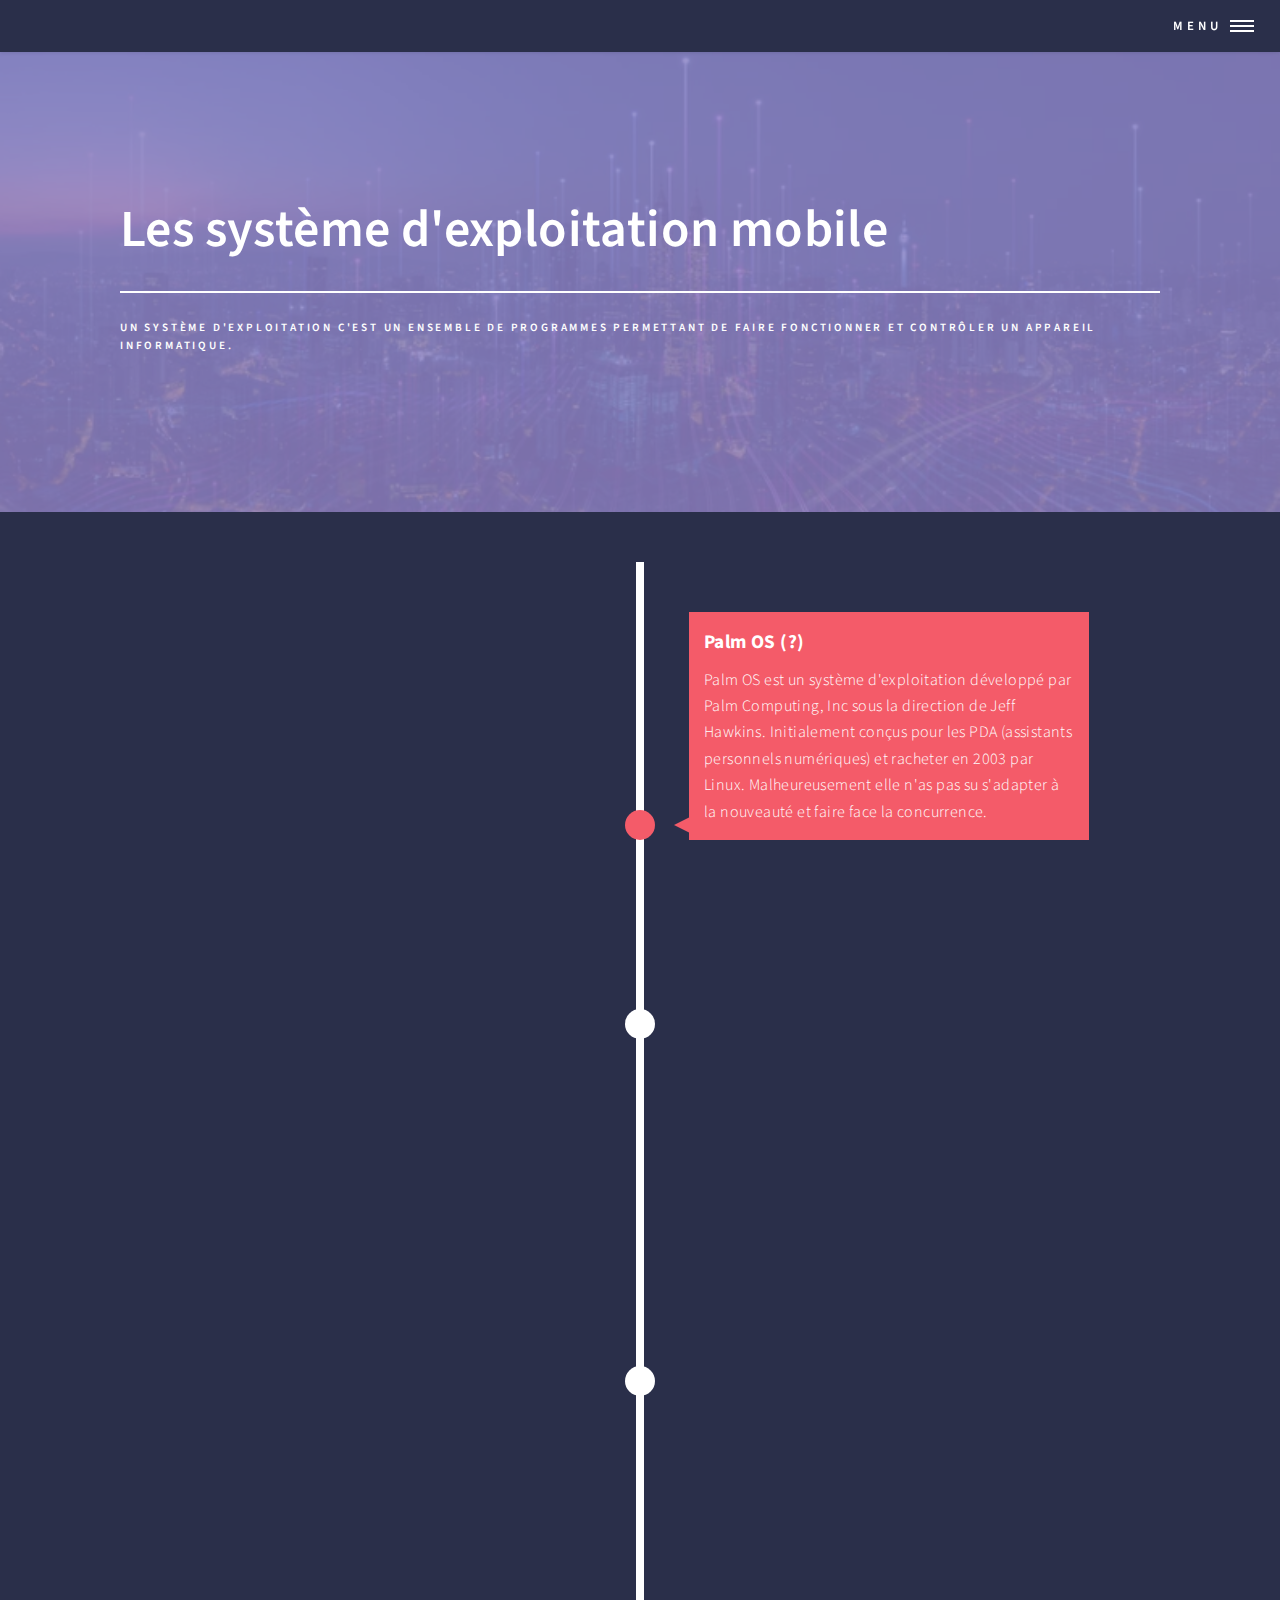
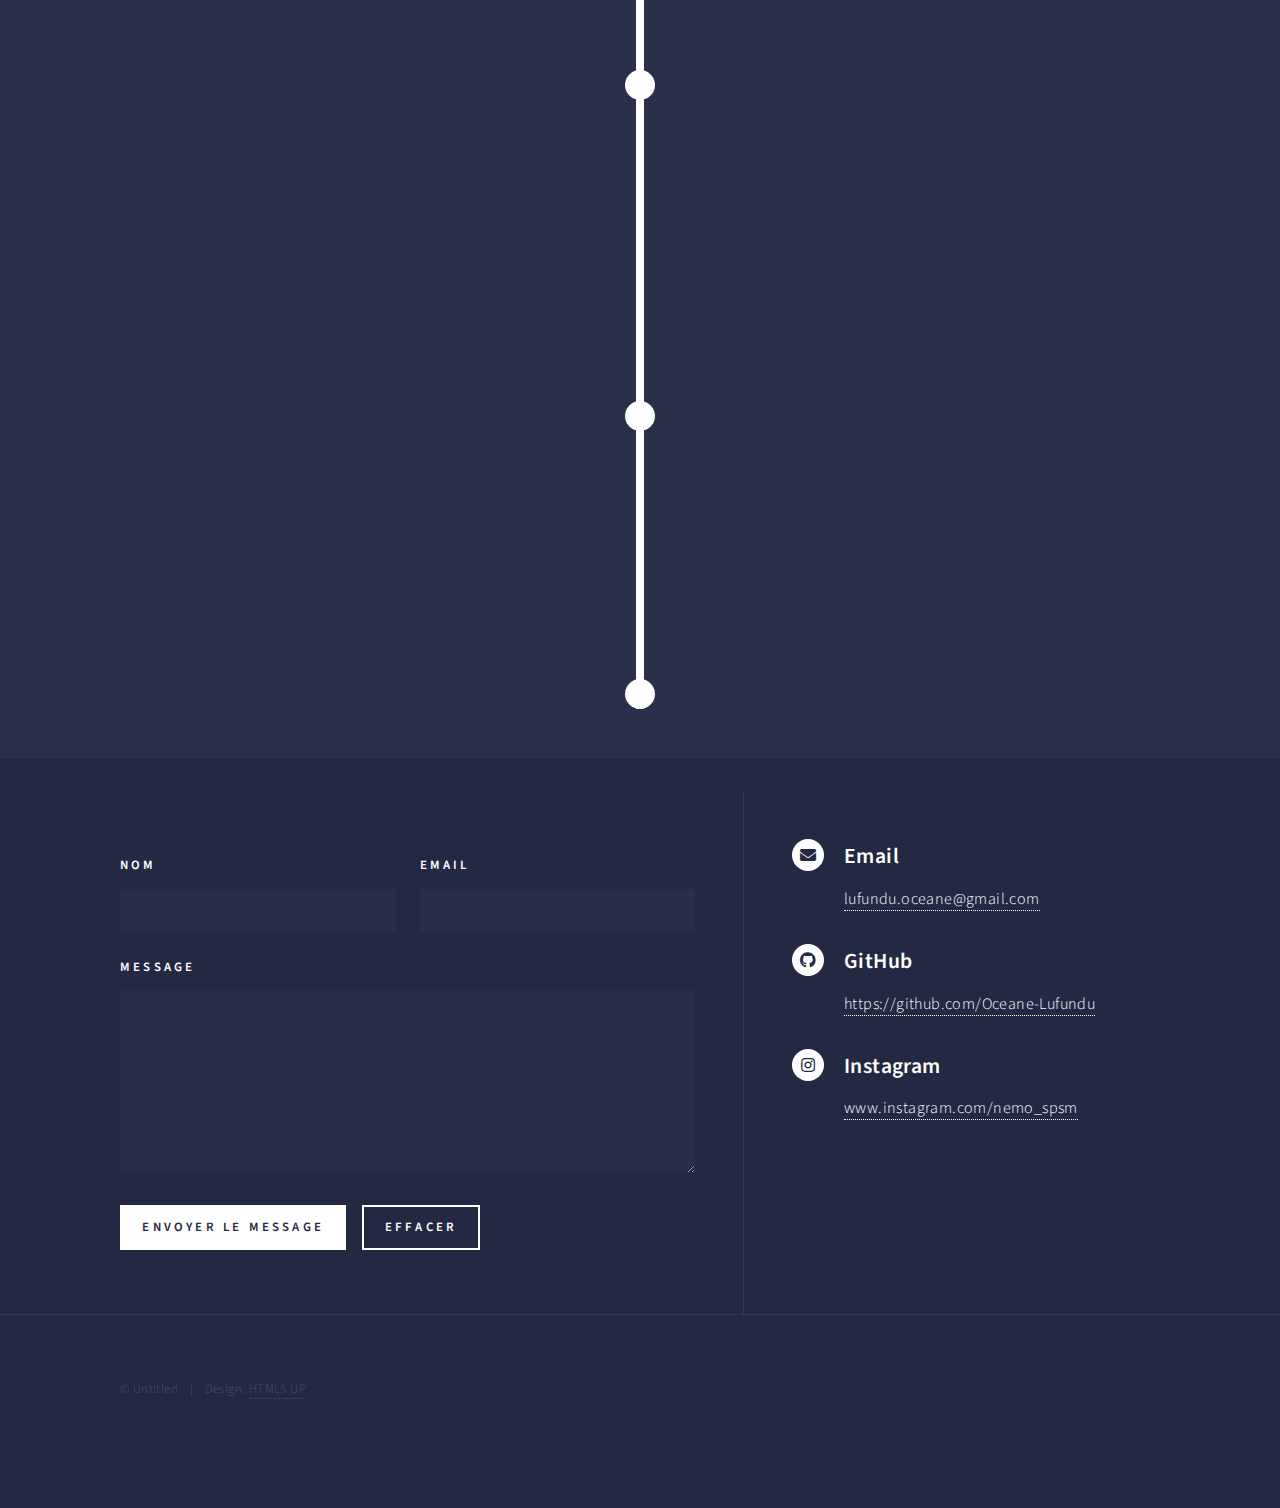
<file: Veille-Technologique.html>
<!DOCTYPE HTML>
<!--
	Forty by HTML5 UP
	html5up.net | @ajlkn
	Free for personal and commercial use under the CCA 3.0 license (html5up.net/license)
-->
<html>
	<head>
		<title>Veille Technologique</title>
		<meta charset="utf-8" />
		<meta name="viewport" content="width=device-width, initial-scale=1, user-scalable=no" />
		<link rel="stylesheet" href="assets/css/main.css" />
		<noscript><link rel="stylesheet" href="assets/css/noscript.css" /></noscript>
	</head>
	<body class="is-preload">

		<!-- Wrapper -->
			<div id="wrapper">

				<!-- Header -->
					<header id="header">
						<nav>
							<a href="#menu">Menu</a>
						</nav>
					</header>

				<!-- Menu -->
					<nav id="menu">
						<ul class="links">
							<li><a href="index.html">Accueil</a></li>
							<li><a href="landing.html">Qui suis-je</a></li>
							<li><a href="CV Océane Lufundu-Stagiaire développeur Web.pdf">CV</a></li>
							<li><a href="Stages.html">Stages</a></li>
							<li><a href="Mon-parcours.html">Mon Parcours</a></li>
							<li><a href="Mes-projets.html">Mes Projets</a></li>
							
							
						</ul>
					</nav>

					<!-- Note: The "styleN" class below should match that of the header element. -->
					<section id="banner" class="style2">
						<div class="inner">
							<span class="image">
								<img src="images/VT.png" alt="" />
							</span>
							<header class="major">
								<h1>Les système d'exploitation mobile</h1>
								<p>Un système d'exploitation c'est un ensemble de programmes permettant de faire fonctionner et contrôler un appareil informatique.</p>
							</header>
							
						</div>
					</section>
					  
					  <section class="timeline">
						<ul>
						  <li>
							<div>
							  <time>Palm OS (?)</time>Palm OS est un système d'exploitation développé par Palm Computing, Inc sous la direction de Jeff Hawkins. Initialement conçus pour les PDA (assistants personnels numériques) et racheter en 2003 par Linux. Malheureusement
							   elle n'as pas su s'adapter à la nouveauté et faire face la concurrence.
							</div>
						  </li>
						  <li>
							<div>
							  <time>Symbian (2006-2014)</time>Symbian OS est un système d'exploitation pour téléphones portables et PDA conçu par Symbian ltd racheter par Nokia en 2008.
							</div>
						  </li>
						  <li>
							<div>
							  <time>BlackBerry OS (1999-2022)</time> BlackBerry OS est un système d’exploitation propriétaire pour téléphones mobiles de la gamme BlackBerry, 
							  conçu par la société canadienne Research In Motion (RIM). Lancé en 1999, il est remplacé dès 2010 par une version Unix du système d’exploitation, 
							  puis par une version Android à partir de 2015. N’ayant pas réussi à s’adapter aux attentes des utilisateurs, BlackBerry a mis trop de temps 
							  à réagir et à proposer des modèles plus performants.
							</div>
						  </li>
						  <li>
							<div>
							  <time>Windows Mobile (2000-2019)</time> Windows 10 Mobile est la version mobile du système d'exploitation Windows 10 développé par Microsoft.
							  Les raisons de l'échec de Windows 10 Mobile c'est: un catalogue d'applications vide par rapport à l'App Store ou au Play Store, 
							  Beaucoup d’applications ont d’ailleurs arrêté de fonctionner par manque de sécurité.
							</div>
						  </li>
						  <li>
							<div>
							  <time>Android (2007-présent)</time>Android est le système d’exploitation (OS) de Google, 
							  composé d’un noyau Linux. Il est destiné initialement aux smartphones et tablettes. Le succès d'android est garantie par le fait qu'il est facile d'utilisation et d'acquisition, 
							  c'est une aubaine pour les développeur et dans le cas où un fabricant vous déçoit, vous n’avez qu’à opter pour une autre marque.
							</div>
						  </li>
						  <li>
							<div>
							  <time>iOS (2007-présent)</time>iOS est le système d’exploitation d’Apple, qui alimente de manière exclusive la série de smartphones développés par la firme de Cupertino, le succès de l'IOS
							  réside dans son positionement haut de gamme visible, par ses innovations, le maketing et son design unique.
							</div>
						  </li>
						</ul>
					  </section>

				<!-- Contact -->
					<section id="contact">
						<div class="inner">
							<section>
								<form method="post" action="#">
									<div class="fields">
										<div class="field half">
											<label for="name">Nom</label>
											<input type="text" name="name" id="name" />
										</div>
										<div class="field half">
											<label for="email">Email</label>
											<input type="text" name="email" id="email" />
										</div>
										<div class="field">
											<label for="message">Message</label>
											<textarea name="message" id="message" rows="6"></textarea>
										</div>
									</div>
									<ul class="actions">
										<li><input type="submit" value="Envoyer le message" class="primary" /></li>
										<li><input type="reset" value="Effacer" /></li>
									</ul>
								</form>
							</section>

							<section class="split">
								<section>
									<div class="contact-method">
										<span class="icon solid alt fa-envelope"></span>
										<h3>Email</h3>
										<a href="#">lufundu.oceane@gmail.com</a>
									</div>

										<div class="contact-method">
											<span class="icon brands alt fa-github"></span>
											<h3>GitHub</h3>
											<a href="https://github.com/Oceane-Lufundu">https://github.com/Oceane-Lufundu</a>

									</div>
									
									<div class="contact-method">
										<span class="icon brands alt fa-instagram"></span>
										<h3>Instagram</h3>
										<a href="https://www.instagram.com/nemo_spsm/">www.instagram.com/nemo_spsm</a>
									</div>
								</section>
							</section>
						</div>
					</section>

				<!-- Footer -->
					<footer id="footer">
						<div class="inner">
							<ul class="copyright">
								<li>&copy; Untitled</li><li>Design: <a href="https://html5up.net">HTML5 UP</a></li>
							</ul>
						</div>
					</footer>

			</div>

		<!-- Scripts -->
			<script src="assets/js/jquery.min.js"></script>
			<script src="assets/js/jquery.scrolly.min.js"></script>
			<script src="assets/js/jquery.scrollex.min.js"></script>
			<script src="assets/js/browser.min.js"></script>
			<script src="assets/js/breakpoints.min.js"></script>
			<script src="assets/js/util.js"></script>
			<script src="assets/js/main.js"></script>

	</body>
</html>
</file>
<file: assets/css/noscript.css>
/*
	Forty by HTML5 UP
	html5up.net | @ajlkn
	Free for personal and commercial use under the CCA 3.0 license (html5up.net/license)
*/

/* Banner */

	body.is-preload #banner:after {
		opacity: 0.85;
	}

	body.is-preload #banner > .inner {
		-moz-filter: none;
		-webkit-filter: none;
		-ms-filter: none;
		filter: none;
		-moz-transform: none;
		-webkit-transform: none;
		-ms-transform: none;
		transform: none;
		opacity: 1;
	}
</file>
<file: assets/css/main.css>
@import url(fontawesome-all.min.css);
@import url("https://fonts.googleapis.com/css?family=Source+Sans+Pro:300,300italic,600,600italic");

/*
	Forty by HTML5 UP
	html5up.net | @ajlkn
	Free for personal and commercial use under the CCA 3.0 license (html5up.net/license)
*/

html, body, div, span, applet, object,
iframe, h1, h2, h3, h4, h5, h6, p, blockquote,
pre, a, abbr, acronym, address, big, cite,
code, del, dfn, em, img, ins, kbd, q, s, samp,
small, strike, strong, sub, sup, tt, var, b,
u, i, center, dl, dt, dd, ol, ul, li, fieldset,
form, label, legend, table, caption, tbody,
tfoot, thead, tr, th, td, article, aside,
canvas, details, embed, figure, figcaption,
footer, header, hgroup, menu, nav, output, ruby,
section, summary, time, mark, audio, video {
	margin: 0;
	padding: 0;
	border: 0;
	font-size: 100%;
	font: inherit;
	vertical-align: baseline;}

article, aside, details, figcaption, figure,
footer, header, hgroup, menu, nav, section {
	display: block;}

body {
	line-height: 1;
}

ol, ul {
	list-style: none;
}

blockquote, q {
	quotes: none;
}

	blockquote:before, blockquote:after, q:before, q:after {
		content: '';
		content: none;
	}

table {
	border-collapse: collapse;
	border-spacing: 0;
}

body {
	-webkit-text-size-adjust: none;
}

mark {
	background-color: transparent;
	color: inherit;
}

input::-moz-focus-inner {
	border: 0;
	padding: 0;
}

input, select, textarea {
	-moz-appearance: none;
	-webkit-appearance: none;
	-ms-appearance: none;
	appearance: none;
}

/* Basic */

	@-ms-viewport {
		width: device-width;
	}

	body {
		-ms-overflow-style: scrollbar;
	}

	@media screen and (max-width: 480px) {

		html, body {
			min-width: 320px;
		}

	}

	html {
		box-sizing: border-box;
	}

	*, *:before, *:after {
		box-sizing: inherit;
	}

	body {
		background: #242943;
	}

		body.is-preload *, body.is-preload *:before, body.is-preload *:after {
			-moz-animation: none !important;
			-webkit-animation: none !important;
			-ms-animation: none !important;
			animation: none !important;
			-moz-transition: none !important;
			-webkit-transition: none !important;
			-ms-transition: none !important;
			transition: none !important;
		}

/* Type */

	body, input, select, textarea {
		color: #ffffff;
		font-family: "Source Sans Pro", Helvetica, sans-serif;
		font-size: 17pt;
		font-weight: 300;
		letter-spacing: 0.025em;
		line-height: 1.65;
	}

		@media screen and (max-width: 1680px) {

			body, input, select, textarea {
				font-size: 14pt;
			}

		}

		@media screen and (max-width: 1280px) {

			body, input, select, textarea {
				font-size: 12pt;
			}

		}

		@media screen and (max-width: 360px) {

			body, input, select, textarea {
				font-size: 11pt;
			}

		}

	a {
		-moz-transition: color 0.2s ease-in-out, border-bottom-color 0.2s ease-in-out;
		-webkit-transition: color 0.2s ease-in-out, border-bottom-color 0.2s ease-in-out;
		-ms-transition: color 0.2s ease-in-out, border-bottom-color 0.2s ease-in-out;
		transition: color 0.2s ease-in-out, border-bottom-color 0.2s ease-in-out;
		border-bottom: dotted 1px;
		color: inherit;
		text-decoration: none;
	}

		a:hover {
			border-bottom-color: transparent;
			color: #9bf1ff !important;
		}

		a:active {
			color: #53e3fb !important;
		}

	strong, b {
		color: #ffffff;
		font-weight: 600;
	}

	em, i {
		font-style: italic;
	}

	p {
		margin: 0 0 2em 0;
	}

	h1, h2, h3, h4, h5, h6 {
		color: #ffffff;
		font-weight: 600;
		line-height: 1.65;
		margin: 0 0 1em 0;
	}

		h1 a, h2 a, h3 a, h4 a, h5 a, h6 a {
			color: inherit;
			border-bottom: 0;
		}

	h1 {
		font-size: 2.5em;
	}

	h2 {
		font-size: 1.75em;
	}

	h3 {
		font-size: 1.35em;
	}

	h4 {
		font-size: 1.1em;
	}

	h5 {
		font-size: 0.9em;
	}

	h6 {
		font-size: 0.7em;
	}

	@media screen and (max-width: 736px) {

		h1 {
			font-size: 2em;
		}

		h2 {
			font-size: 1.5em;
		}

		h3 {
			font-size: 1.25em;
		}

	}

	sub {
		font-size: 0.8em;
		position: relative;
		top: 0.5em;
	}

	sup {
		font-size: 0.8em;
		position: relative;
		top: -0.5em;
	}

	blockquote {
		border-left: solid 4px rgba(212, 212, 255, 0.1);
		font-style: italic;
		margin: 0 0 2em 0;
		padding: 0.5em 0 0.5em 2em;
	}

	code {
		background: rgba(212, 212, 255, 0.035);
		font-family: "Courier New", monospace;
		font-size: 0.9em;
		margin: 0 0.25em;
		padding: 0.25em 0.65em;
	}

	pre {
		-webkit-overflow-scrolling: touch;
		font-family: "Courier New", monospace;
		font-size: 0.9em;
		margin: 0 0 2em 0;
	}

		pre code {
			display: block;
			line-height: 1.75;
			padding: 1em 1.5em;
			overflow-x: auto;
		}

	hr {
		border: 0;
		border-bottom: solid 1px rgba(212, 212, 255, 0.1);
		margin: 2em 0;
	}

		hr.major {
			margin: 3em 0;
		}

	.align-left {
		text-align: left;
	}

	.align-center {
		text-align: center;
	}

	.align-right {
		text-align: right;
	}

/* Row */

	.row {
		display: flex;
		flex-wrap: wrap;
		box-sizing: border-box;
		align-items: stretch;
	}

		.row > * {
			box-sizing: border-box;
		}

		.row.gtr-uniform > * > :last-child {
			margin-bottom: 0;
		}

		.row.aln-left {
			justify-content: flex-start;
		}

		.row.aln-center {
			justify-content: center;
		}

		.row.aln-right {
			justify-content: flex-end;
		}

		.row.aln-top {
			align-items: flex-start;
		}

		.row.aln-middle {
			align-items: center;
		}

		.row.aln-bottom {
			align-items: flex-end;
		}

		.row > .imp {
			order: -1;
		}

		.row > .col-1 {
			width: 8.33333%;
		}

		.row > .off-1 {
			margin-left: 8.33333%;
		}

		.row > .col-2 {
			width: 16.66667%;
		}

		.row > .off-2 {
			margin-left: 16.66667%;
		}

		.row > .col-3 {
			width: 25%;
		}

		.row > .off-3 {
			margin-left: 25%;
		}

		.row > .col-4 {
			width: 33.33333%;
		}

		.row > .off-4 {
			margin-left: 33.33333%;
		}

		.row > .col-5 {
			width: 41.66667%;
		}

		.row > .off-5 {
			margin-left: 41.66667%;
		}

		.row > .col-6 {
			width: 50%;
		}

		.row > .off-6 {
			margin-left: 50%;
		}

		.row > .col-7 {
			width: 58.33333%;
		}

		.row > .off-7 {
			margin-left: 58.33333%;
		}

		.row > .col-8 {
			width: 66.66667%;
		}

		.row > .off-8 {
			margin-left: 66.66667%;
		}

		.row > .col-9 {
			width: 75%;
		}

		.row > .off-9 {
			margin-left: 75%;
		}

		.row > .col-10 {
			width: 83.33333%;
		}

		.row > .off-10 {
			margin-left: 83.33333%;
		}

		.row > .col-11 {
			width: 91.66667%;
		}

		.row > .off-11 {
			margin-left: 91.66667%;
		}

		.row > .col-12 {
			width: 100%;
		}

		.row > .off-12 {
			margin-left: 100%;
		}

		.row.gtr-0 {
			margin-top: 0;
			margin-left: 0em;
		}

			.row.gtr-0 > * {
				padding: 0 0 0 0em;
			}

			.row.gtr-0.gtr-uniform {
				margin-top: 0em;
			}

				.row.gtr-0.gtr-uniform > * {
					padding-top: 0em;
				}

		.row.gtr-25 {
			margin-top: 0;
			margin-left: -0.5em;
		}

			.row.gtr-25 > * {
				padding: 0 0 0 0.5em;
			}

			.row.gtr-25.gtr-uniform {
				margin-top: -0.5em;
			}

				.row.gtr-25.gtr-uniform > * {
					padding-top: 0.5em;
				}

		.row.gtr-50 {
			margin-top: 0;
			margin-left: -1em;
		}

			.row.gtr-50 > * {
				padding: 0 0 0 1em;
			}

			.row.gtr-50.gtr-uniform {
				margin-top: -1em;
			}

				.row.gtr-50.gtr-uniform > * {
					padding-top: 1em;
				}

		.row {
			margin-top: 0;
			margin-left: -2em;
		}

			.row > * {
				padding: 0 0 0 2em;
			}

			.row.gtr-uniform {
				margin-top: -2em;
			}

				.row.gtr-uniform > * {
					padding-top: 2em;
				}

		.row.gtr-150 {
			margin-top: 0;
			margin-left: -3em;
		}

			.row.gtr-150 > * {
				padding: 0 0 0 3em;
			}

			.row.gtr-150.gtr-uniform {
				margin-top: -3em;
			}

				.row.gtr-150.gtr-uniform > * {
					padding-top: 3em;
				}

		.row.gtr-200 {
			margin-top: 0;
			margin-left: -4em;
		}

			.row.gtr-200 > * {
				padding: 0 0 0 4em;
			}

			.row.gtr-200.gtr-uniform {
				margin-top: -4em;
			}

				.row.gtr-200.gtr-uniform > * {
					padding-top: 4em;
				}

		@media screen and (max-width: 1680px) {

			.row {
				display: flex;
				flex-wrap: wrap;
				box-sizing: border-box;
				align-items: stretch;
			}

				.row > * {
					box-sizing: border-box;
				}

				.row.gtr-uniform > * > :last-child {
					margin-bottom: 0;
				}

				.row.aln-left {
					justify-content: flex-start;
				}

				.row.aln-center {
					justify-content: center;
				}

				.row.aln-right {
					justify-content: flex-end;
				}

				.row.aln-top {
					align-items: flex-start;
				}

				.row.aln-middle {
					align-items: center;
				}

				.row.aln-bottom {
					align-items: flex-end;
				}

				.row > .imp-xlarge {
					order: -1;
				}

				.row > .col-1-xlarge {
					width: 8.33333%;
				}

				.row > .off-1-xlarge {
					margin-left: 8.33333%;
				}

				.row > .col-2-xlarge {
					width: 16.66667%;
				}

				.row > .off-2-xlarge {
					margin-left: 16.66667%;
				}

				.row > .col-3-xlarge {
					width: 25%;
				}

				.row > .off-3-xlarge {
					margin-left: 25%;
				}

				.row > .col-4-xlarge {
					width: 33.33333%;
				}

				.row > .off-4-xlarge {
					margin-left: 33.33333%;
				}

				.row > .col-5-xlarge {
					width: 41.66667%;
				}

				.row > .off-5-xlarge {
					margin-left: 41.66667%;
				}

				.row > .col-6-xlarge {
					width: 50%;
				}

				.row > .off-6-xlarge {
					margin-left: 50%;
				}

				.row > .col-7-xlarge {
					width: 58.33333%;
				}

				.row > .off-7-xlarge {
					margin-left: 58.33333%;
				}

				.row > .col-8-xlarge {
					width: 66.66667%;
				}

				.row > .off-8-xlarge {
					margin-left: 66.66667%;
				}

				.row > .col-9-xlarge {
					width: 75%;
				}

				.row > .off-9-xlarge {
					margin-left: 75%;
				}

				.row > .col-10-xlarge {
					width: 83.33333%;
				}

				.row > .off-10-xlarge {
					margin-left: 83.33333%;
				}

				.row > .col-11-xlarge {
					width: 91.66667%;
				}

				.row > .off-11-xlarge {
					margin-left: 91.66667%;
				}

				.row > .col-12-xlarge {
					width: 100%;
				}

				.row > .off-12-xlarge {
					margin-left: 100%;
				}

				.row.gtr-0 {
					margin-top: 0;
					margin-left: 0em;
				}

					.row.gtr-0 > * {
						padding: 0 0 0 0em;
					}

					.row.gtr-0.gtr-uniform {
						margin-top: 0em;
					}

						.row.gtr-0.gtr-uniform > * {
							padding-top: 0em;
						}

				.row.gtr-25 {
					margin-top: 0;
					margin-left: -0.5em;
				}

					.row.gtr-25 > * {
						padding: 0 0 0 0.5em;
					}

					.row.gtr-25.gtr-uniform {
						margin-top: -0.5em;
					}

						.row.gtr-25.gtr-uniform > * {
							padding-top: 0.5em;
						}

				.row.gtr-50 {
					margin-top: 0;
					margin-left: -1em;
				}

					.row.gtr-50 > * {
						padding: 0 0 0 1em;
					}

					.row.gtr-50.gtr-uniform {
						margin-top: -1em;
					}

						.row.gtr-50.gtr-uniform > * {
							padding-top: 1em;
						}

				.row {
					margin-top: 0;
					margin-left: -2em;
				}

					.row > * {
						padding: 0 0 0 2em;
					}

					.row.gtr-uniform {
						margin-top: -2em;
					}

						.row.gtr-uniform > * {
							padding-top: 2em;
						}

				.row.gtr-150 {
					margin-top: 0;
					margin-left: -3em;
				}

					.row.gtr-150 > * {
						padding: 0 0 0 3em;
					}

					.row.gtr-150.gtr-uniform {
						margin-top: -3em;
					}

						.row.gtr-150.gtr-uniform > * {
							padding-top: 3em;
						}

				.row.gtr-200 {
					margin-top: 0;
					margin-left: -4em;
				}

					.row.gtr-200 > * {
						padding: 0 0 0 4em;
					}

					.row.gtr-200.gtr-uniform {
						margin-top: -4em;
					}

						.row.gtr-200.gtr-uniform > * {
							padding-top: 4em;
						}

		}

		@media screen and (max-width: 1280px) {

			.row {
				display: flex;
				flex-wrap: wrap;
				box-sizing: border-box;
				align-items: stretch;
			}

				.row > * {
					box-sizing: border-box;
				}

				.row.gtr-uniform > * > :last-child {
					margin-bottom: 0;
				}

				.row.aln-left {
					justify-content: flex-start;
				}

				.row.aln-center {
					justify-content: center;
				}

				.row.aln-right {
					justify-content: flex-end;
				}

				.row.aln-top {
					align-items: flex-start;
				}

				.row.aln-middle {
					align-items: center;
				}

				.row.aln-bottom {
					align-items: flex-end;
				}

				.row > .imp-large {
					order: -1;
				}

				.row > .col-1-large {
					width: 8.33333%;
				}

				.row > .off-1-large {
					margin-left: 8.33333%;
				}

				.row > .col-2-large {
					width: 16.66667%;
				}

				.row > .off-2-large {
					margin-left: 16.66667%;
				}

				.row > .col-3-large {
					width: 25%;
				}

				.row > .off-3-large {
					margin-left: 25%;
				}

				.row > .col-4-large {
					width: 33.33333%;
				}

				.row > .off-4-large {
					margin-left: 33.33333%;
				}

				.row > .col-5-large {
					width: 41.66667%;
				}

				.row > .off-5-large {
					margin-left: 41.66667%;
				}

				.row > .col-6-large {
					width: 50%;
				}

				.row > .off-6-large {
					margin-left: 50%;
				}

				.row > .col-7-large {
					width: 58.33333%;
				}

				.row > .off-7-large {
					margin-left: 58.33333%;
				}

				.row > .col-8-large {
					width: 66.66667%;
				}

				.row > .off-8-large {
					margin-left: 66.66667%;
				}

				.row > .col-9-large {
					width: 75%;
				}

				.row > .off-9-large {
					margin-left: 75%;
				}

				.row > .col-10-large {
					width: 83.33333%;
				}

				.row > .off-10-large {
					margin-left: 83.33333%;
				}

				.row > .col-11-large {
					width: 91.66667%;
				}

				.row > .off-11-large {
					margin-left: 91.66667%;
				}

				.row > .col-12-large {
					width: 100%;
				}

				.row > .off-12-large {
					margin-left: 100%;
				}

				.row.gtr-0 {
					margin-top: 0;
					margin-left: 0em;
				}

					.row.gtr-0 > * {
						padding: 0 0 0 0em;
					}

					.row.gtr-0.gtr-uniform {
						margin-top: 0em;
					}

						.row.gtr-0.gtr-uniform > * {
							padding-top: 0em;
						}

				.row.gtr-25 {
					margin-top: 0;
					margin-left: -0.375em;
				}

					.row.gtr-25 > * {
						padding: 0 0 0 0.375em;
					}

					.row.gtr-25.gtr-uniform {
						margin-top: -0.375em;
					}

						.row.gtr-25.gtr-uniform > * {
							padding-top: 0.375em;
						}

				.row.gtr-50 {
					margin-top: 0;
					margin-left: -0.75em;
				}

					.row.gtr-50 > * {
						padding: 0 0 0 0.75em;
					}

					.row.gtr-50.gtr-uniform {
						margin-top: -0.75em;
					}

						.row.gtr-50.gtr-uniform > * {
							padding-top: 0.75em;
						}

				.row {
					margin-top: 0;
					margin-left: -1.5em;
				}

					.row > * {
						padding: 0 0 0 1.5em;
					}

					.row.gtr-uniform {
						margin-top: -1.5em;
					}

						.row.gtr-uniform > * {
							padding-top: 1.5em;
						}

				.row.gtr-150 {
					margin-top: 0;
					margin-left: -2.25em;
				}

					.row.gtr-150 > * {
						padding: 0 0 0 2.25em;
					}

					.row.gtr-150.gtr-uniform {
						margin-top: -2.25em;
					}

						.row.gtr-150.gtr-uniform > * {
							padding-top: 2.25em;
						}

				.row.gtr-200 {
					margin-top: 0;
					margin-left: -3em;
				}

					.row.gtr-200 > * {
						padding: 0 0 0 3em;
					}

					.row.gtr-200.gtr-uniform {
						margin-top: -3em;
					}

						.row.gtr-200.gtr-uniform > * {
							padding-top: 3em;
						}

		}

		@media screen and (max-width: 980px) {

			.row {
				display: flex;
				flex-wrap: wrap;
				box-sizing: border-box;
				align-items: stretch;
			}

				.row > * {
					box-sizing: border-box;
				}

				.row.gtr-uniform > * > :last-child {
					margin-bottom: 0;
				}

				.row.aln-left {
					justify-content: flex-start;
				}

				.row.aln-center {
					justify-content: center;
				}

				.row.aln-right {
					justify-content: flex-end;
				}

				.row.aln-top {
					align-items: flex-start;
				}

				.row.aln-middle {
					align-items: center;
				}

				.row.aln-bottom {
					align-items: flex-end;
				}

				.row > .imp-medium {
					order: -1;
				}

				.row > .col-1-medium {
					width: 8.33333%;
				}

				.row > .off-1-medium {
					margin-left: 8.33333%;
				}

				.row > .col-2-medium {
					width: 16.66667%;
				}

				.row > .off-2-medium {
					margin-left: 16.66667%;
				}

				.row > .col-3-medium {
					width: 25%;
				}

				.row > .off-3-medium {
					margin-left: 25%;
				}

				.row > .col-4-medium {
					width: 33.33333%;
				}

				.row > .off-4-medium {
					margin-left: 33.33333%;
				}

				.row > .col-5-medium {
					width: 41.66667%;
				}

				.row > .off-5-medium {
					margin-left: 41.66667%;
				}

				.row > .col-6-medium {
					width: 50%;
				}

				.row > .off-6-medium {
					margin-left: 50%;
				}

				.row > .col-7-medium {
					width: 58.33333%;
				}

				.row > .off-7-medium {
					margin-left: 58.33333%;
				}

				.row > .col-8-medium {
					width: 66.66667%;
				}

				.row > .off-8-medium {
					margin-left: 66.66667%;
				}

				.row > .col-9-medium {
					width: 75%;
				}

				.row > .off-9-medium {
					margin-left: 75%;
				}

				.row > .col-10-medium {
					width: 83.33333%;
				}

				.row > .off-10-medium {
					margin-left: 83.33333%;
				}

				.row > .col-11-medium {
					width: 91.66667%;
				}

				.row > .off-11-medium {
					margin-left: 91.66667%;
				}

				.row > .col-12-medium {
					width: 100%;
				}

				.row > .off-12-medium {
					margin-left: 100%;
				}

				.row.gtr-0 {
					margin-top: 0;
					margin-left: 0em;
				}

					.row.gtr-0 > * {
						padding: 0 0 0 0em;
					}

					.row.gtr-0.gtr-uniform {
						margin-top: 0em;
					}

						.row.gtr-0.gtr-uniform > * {
							padding-top: 0em;
						}

				.row.gtr-25 {
					margin-top: 0;
					margin-left: -0.375em;
				}

					.row.gtr-25 > * {
						padding: 0 0 0 0.375em;
					}

					.row.gtr-25.gtr-uniform {
						margin-top: -0.375em;
					}

						.row.gtr-25.gtr-uniform > * {
							padding-top: 0.375em;
						}

				.row.gtr-50 {
					margin-top: 0;
					margin-left: -0.75em;
				}

					.row.gtr-50 > * {
						padding: 0 0 0 0.75em;
					}

					.row.gtr-50.gtr-uniform {
						margin-top: -0.75em;
					}

						.row.gtr-50.gtr-uniform > * {
							padding-top: 0.75em;
						}

				.row {
					margin-top: 0;
					margin-left: -1.5em;
				}

					.row > * {
						padding: 0 0 0 1.5em;
					}

					.row.gtr-uniform {
						margin-top: -1.5em;
					}

						.row.gtr-uniform > * {
							padding-top: 1.5em;
						}

				.row.gtr-150 {
					margin-top: 0;
					margin-left: -2.25em;
				}

					.row.gtr-150 > * {
						padding: 0 0 0 2.25em;
					}

					.row.gtr-150.gtr-uniform {
						margin-top: -2.25em;
					}

						.row.gtr-150.gtr-uniform > * {
							padding-top: 2.25em;
						}

				.row.gtr-200 {
					margin-top: 0;
					margin-left: -3em;
				}

					.row.gtr-200 > * {
						padding: 0 0 0 3em;
					}

					.row.gtr-200.gtr-uniform {
						margin-top: -3em;
					}

						.row.gtr-200.gtr-uniform > * {
							padding-top: 3em;
						}

		}

		@media screen and (max-width: 736px) {

			.row {
				display: flex;
				flex-wrap: wrap;
				box-sizing: border-box;
				align-items: stretch;
			}

				.row > * {
					box-sizing: border-box;
				}

				.row.gtr-uniform > * > :last-child {
					margin-bottom: 0;
				}

				.row.aln-left {
					justify-content: flex-start;
				}

				.row.aln-center {
					justify-content: center;
				}

				.row.aln-right {
					justify-content: flex-end;
				}

				.row.aln-top {
					align-items: flex-start;
				}

				.row.aln-middle {
					align-items: center;
				}

				.row.aln-bottom {
					align-items: flex-end;
				}

				.row > .imp-small {
					order: -1;
				}

				.row > .col-1-small {
					width: 8.33333%;
				}

				.row > .off-1-small {
					margin-left: 8.33333%;
				}

				.row > .col-2-small {
					width: 16.66667%;
				}

				.row > .off-2-small {
					margin-left: 16.66667%;
				}

				.row > .col-3-small {
					width: 25%;
				}

				.row > .off-3-small {
					margin-left: 25%;
				}

				.row > .col-4-small {
					width: 33.33333%;
				}

				.row > .off-4-small {
					margin-left: 33.33333%;
				}

				.row > .col-5-small {
					width: 41.66667%;
				}

				.row > .off-5-small {
					margin-left: 41.66667%;
				}

				.row > .col-6-small {
					width: 50%;
				}

				.row > .off-6-small {
					margin-left: 50%;
				}

				.row > .col-7-small {
					width: 58.33333%;
				}

				.row > .off-7-small {
					margin-left: 58.33333%;
				}

				.row > .col-8-small {
					width: 66.66667%;
				}

				.row > .off-8-small {
					margin-left: 66.66667%;
				}

				.row > .col-9-small {
					width: 75%;
				}

				.row > .off-9-small {
					margin-left: 75%;
				}

				.row > .col-10-small {
					width: 83.33333%;
				}

				.row > .off-10-small {
					margin-left: 83.33333%;
				}

				.row > .col-11-small {
					width: 91.66667%;
				}

				.row > .off-11-small {
					margin-left: 91.66667%;
				}

				.row > .col-12-small {
					width: 100%;
				}

				.row > .off-12-small {
					margin-left: 100%;
				}

				.row.gtr-0 {
					margin-top: 0;
					margin-left: 0em;
				}

					.row.gtr-0 > * {
						padding: 0 0 0 0em;
					}

					.row.gtr-0.gtr-uniform {
						margin-top: 0em;
					}

						.row.gtr-0.gtr-uniform > * {
							padding-top: 0em;
						}

				.row.gtr-25 {
					margin-top: 0;
					margin-left: -0.3125em;
				}

					.row.gtr-25 > * {
						padding: 0 0 0 0.3125em;
					}

					.row.gtr-25.gtr-uniform {
						margin-top: -0.3125em;
					}

						.row.gtr-25.gtr-uniform > * {
							padding-top: 0.3125em;
						}

				.row.gtr-50 {
					margin-top: 0;
					margin-left: -0.625em;
				}

					.row.gtr-50 > * {
						padding: 0 0 0 0.625em;
					}

					.row.gtr-50.gtr-uniform {
						margin-top: -0.625em;
					}

						.row.gtr-50.gtr-uniform > * {
							padding-top: 0.625em;
						}

				.row {
					margin-top: 0;
					margin-left: -1.25em;
				}

					.row > * {
						padding: 0 0 0 1.25em;
					}

					.row.gtr-uniform {
						margin-top: -1.25em;
					}

						.row.gtr-uniform > * {
							padding-top: 1.25em;
						}

				.row.gtr-150 {
					margin-top: 0;
					margin-left: -1.875em;
				}

					.row.gtr-150 > * {
						padding: 0 0 0 1.875em;
					}

					.row.gtr-150.gtr-uniform {
						margin-top: -1.875em;
					}

						.row.gtr-150.gtr-uniform > * {
							padding-top: 1.875em;
						}

				.row.gtr-200 {
					margin-top: 0;
					margin-left: -2.5em;
				}

					.row.gtr-200 > * {
						padding: 0 0 0 2.5em;
					}

					.row.gtr-200.gtr-uniform {
						margin-top: -2.5em;
					}

						.row.gtr-200.gtr-uniform > * {
							padding-top: 2.5em;
						}

		}

		@media screen and (max-width: 480px) {

			.row {
				display: flex;
				flex-wrap: wrap;
				box-sizing: border-box;
				align-items: stretch;
			}

				.row > * {
					box-sizing: border-box;
				}

				.row.gtr-uniform > * > :last-child {
					margin-bottom: 0;
				}

				.row.aln-left {
					justify-content: flex-start;
				}

				.row.aln-center {
					justify-content: center;
				}

				.row.aln-right {
					justify-content: flex-end;
				}

				.row.aln-top {
					align-items: flex-start;
				}

				.row.aln-middle {
					align-items: center;
				}

				.row.aln-bottom {
					align-items: flex-end;
				}

				.row > .imp-xsmall {
					order: -1;
				}

				.row > .col-1-xsmall {
					width: 8.33333%;
				}

				.row > .off-1-xsmall {
					margin-left: 8.33333%;
				}

				.row > .col-2-xsmall {
					width: 16.66667%;
				}

				.row > .off-2-xsmall {
					margin-left: 16.66667%;
				}

				.row > .col-3-xsmall {
					width: 25%;
				}

				.row > .off-3-xsmall {
					margin-left: 25%;
				}

				.row > .col-4-xsmall {
					width: 33.33333%;
				}

				.row > .off-4-xsmall {
					margin-left: 33.33333%;
				}

				.row > .col-5-xsmall {
					width: 41.66667%;
				}

				.row > .off-5-xsmall {
					margin-left: 41.66667%;
				}

				.row > .col-6-xsmall {
					width: 50%;
				}

				.row > .off-6-xsmall {
					margin-left: 50%;
				}

				.row > .col-7-xsmall {
					width: 58.33333%;
				}

				.row > .off-7-xsmall {
					margin-left: 58.33333%;
				}

				.row > .col-8-xsmall {
					width: 66.66667%;
				}

				.row > .off-8-xsmall {
					margin-left: 66.66667%;
				}

				.row > .col-9-xsmall {
					width: 75%;
				}

				.row > .off-9-xsmall {
					margin-left: 75%;
				}

				.row > .col-10-xsmall {
					width: 83.33333%;
				}

				.row > .off-10-xsmall {
					margin-left: 83.33333%;
				}

				.row > .col-11-xsmall {
					width: 91.66667%;
				}

				.row > .off-11-xsmall {
					margin-left: 91.66667%;
				}

				.row > .col-12-xsmall {
					width: 100%;
				}

				.row > .off-12-xsmall {
					margin-left: 100%;
				}

				.row.gtr-0 {
					margin-top: 0;
					margin-left: 0em;
				}

					.row.gtr-0 > * {
						padding: 0 0 0 0em;
					}

					.row.gtr-0.gtr-uniform {
						margin-top: 0em;
					}

						.row.gtr-0.gtr-uniform > * {
							padding-top: 0em;
						}

				.row.gtr-25 {
					margin-top: 0;
					margin-left: -0.3125em;
				}

					.row.gtr-25 > * {
						padding: 0 0 0 0.3125em;
					}

					.row.gtr-25.gtr-uniform {
						margin-top: -0.3125em;
					}

						.row.gtr-25.gtr-uniform > * {
							padding-top: 0.3125em;
						}

				.row.gtr-50 {
					margin-top: 0;
					margin-left: -0.625em;
				}

					.row.gtr-50 > * {
						padding: 0 0 0 0.625em;
					}

					.row.gtr-50.gtr-uniform {
						margin-top: -0.625em;
					}

						.row.gtr-50.gtr-uniform > * {
							padding-top: 0.625em;
						}

				.row {
					margin-top: 0;
					margin-left: -1.25em;
				}

					.row > * {
						padding: 0 0 0 1.25em;
					}

					.row.gtr-uniform {
						margin-top: -1.25em;
					}

						.row.gtr-uniform > * {
							padding-top: 1.25em;
						}

				.row.gtr-150 {
					margin-top: 0;
					margin-left: -1.875em;
				}

					.row.gtr-150 > * {
						padding: 0 0 0 1.875em;
					}

					.row.gtr-150.gtr-uniform {
						margin-top: -1.875em;
					}

						.row.gtr-150.gtr-uniform > * {
							padding-top: 1.875em;
						}

				.row.gtr-200 {
					margin-top: 0;
					margin-left: -2.5em;
				}

					.row.gtr-200 > * {
						padding: 0 0 0 2.5em;
					}

					.row.gtr-200.gtr-uniform {
						margin-top: -2.5em;
					}

						.row.gtr-200.gtr-uniform > * {
							padding-top: 2.5em;
						}

		}

/* Section/Article */

	section.special, article.special {
		text-align: center;
	}

	header.major {
		width: -moz-max-content;
		width: -webkit-max-content;
		width: -ms-max-content;
		width: max-content;
		margin-bottom: 2em;
	}

		header.major > :first-child {
			margin-bottom: 0;
			width: calc(100% + 0.5em);
		}

			header.major > :first-child:after {
				content: '';
				background-color: #ffffff;
				display: block;
				height: 2px;
				margin: 0.325em 0 0.5em 0;
				width: 100%;
			}

		header.major > p {
			font-size: 0.7em;
			font-weight: 600;
			letter-spacing: 0.25em;
			margin-bottom: 0;
			text-transform: uppercase;
		}

		body.is-ie header.major > :first-child:after {
			max-width: 9em;
		}

		body.is-ie header.major > h1:after {
			max-width: 100% !important;
		}

	@media screen and (max-width: 736px) {

		header.major > p br {
			display: none;
		}

	}

/* Form */

	form {
		margin: 0 0 2em 0;
	}

		form > :last-child {
			margin-bottom: 0;
		}

		form > .fields {
			display: -moz-flex;
			display: -webkit-flex;
			display: -ms-flex;
			display: flex;
			-moz-flex-wrap: wrap;
			-webkit-flex-wrap: wrap;
			-ms-flex-wrap: wrap;
			flex-wrap: wrap;
			width: calc(100% + 3em);
			margin: -1.5em 0 2em -1.5em;
		}

			form > .fields > .field {
				-moz-flex-grow: 0;
				-webkit-flex-grow: 0;
				-ms-flex-grow: 0;
				flex-grow: 0;
				-moz-flex-shrink: 0;
				-webkit-flex-shrink: 0;
				-ms-flex-shrink: 0;
				flex-shrink: 0;
				padding: 1.5em 0 0 1.5em;
				width: calc(100% - 1.5em);
			}

				form > .fields > .field.half {
					width: calc(50% - 0.75em);
				}

				form > .fields > .field.third {
					width: calc(100%/3 - 0.5em);
				}

				form > .fields > .field.quarter {
					width: calc(25% - 0.375em);
				}

		@media screen and (max-width: 480px) {

			form > .fields {
				width: calc(100% + 3em);
				margin: -1.5em 0 2em -1.5em;
			}

				form > .fields > .field {
					padding: 1.5em 0 0 1.5em;
					width: calc(100% - 1.5em);
				}

					form > .fields > .field.half {
						width: calc(100% - 1.5em);
					}

					form > .fields > .field.third {
						width: calc(100% - 1.5em);
					}

					form > .fields > .field.quarter {
						width: calc(100% - 1.5em);
					}

		}

	label {
		color: #ffffff;
		display: block;
		font-size: 0.8em;
		font-weight: 600;
		letter-spacing: 0.25em;
		margin: 0 0 1em 0;
		text-transform: uppercase;
	}

	input[type="text"],
	input[type="password"],
	input[type="email"],
	input[type="tel"],
	input[type="search"],
	input[type="url"],
	select,
	textarea {
		-moz-appearance: none;
		-webkit-appearance: none;
		-ms-appearance: none;
		appearance: none;
		background: rgba(212, 212, 255, 0.035);
		border: none;
		border-radius: 0;
		color: inherit;
		display: block;
		outline: 0;
		padding: 0 1em;
		text-decoration: none;
		width: 100%;
	}

		input[type="text"]:invalid,
		input[type="password"]:invalid,
		input[type="email"]:invalid,
		input[type="tel"]:invalid,
		input[type="search"]:invalid,
		input[type="url"]:invalid,
		select:invalid,
		textarea:invalid {
			box-shadow: none;
		}

		input[type="text"]:focus,
		input[type="password"]:focus,
		input[type="email"]:focus,
		input[type="tel"]:focus,
		input[type="search"]:focus,
		input[type="url"]:focus,
		select:focus,
		textarea:focus {
			border-color: #9bf1ff;
			box-shadow: 0 0 0 2px #9bf1ff;
		}

	select {
		background-image: url("data:image/svg+xml;charset=utf8,%3Csvg xmlns='http://www.w3.org/2000/svg' width='40' height='40' preserveAspectRatio='none' viewBox='0 0 40 40'%3E%3Cpath d='M9.4,12.3l10.4,10.4l10.4-10.4c0.2-0.2,0.5-0.4,0.9-0.4c0.3,0,0.6,0.1,0.9,0.4l3.3,3.3c0.2,0.2,0.4,0.5,0.4,0.9 c0,0.4-0.1,0.6-0.4,0.9L20.7,31.9c-0.2,0.2-0.5,0.4-0.9,0.4c-0.3,0-0.6-0.1-0.9-0.4L4.3,17.3c-0.2-0.2-0.4-0.5-0.4-0.9 c0-0.4,0.1-0.6,0.4-0.9l3.3-3.3c0.2-0.2,0.5-0.4,0.9-0.4S9.1,12.1,9.4,12.3z' fill='rgba(212, 212, 255, 0.1)' /%3E%3C/svg%3E");
		background-size: 1.25rem;
		background-repeat: no-repeat;
		background-position: calc(100% - 1rem) center;
		height: 2.75em;
		padding-right: 2.75em;
		text-overflow: ellipsis;
	}

		select option {
			color: #ffffff;
			background: #242943;
		}

		select:focus::-ms-value {
			background-color: transparent;
		}

		select::-ms-expand {
			display: none;
		}

	input[type="text"],
	input[type="password"],
	input[type="email"],
	input[type="tel"],
	input[type="search"],
	input[type="url"],
	select {
		height: 2.75em;
	}

	textarea {
		padding: 0.75em 1em;
	}

	input[type="checkbox"],
	input[type="radio"] {
		-moz-appearance: none;
		-webkit-appearance: none;
		-ms-appearance: none;
		appearance: none;
		display: block;
		float: left;
		margin-right: -2em;
		opacity: 0;
		width: 1em;
		z-index: -1;
	}

		input[type="checkbox"] + label,
		input[type="radio"] + label {
			text-decoration: none;
			color: #ffffff;
			cursor: pointer;
			display: inline-block;
			font-weight: 300;
			padding-left: 2.65em;
			padding-right: 0.75em;
			position: relative;
		}

			input[type="checkbox"] + label:before,
			input[type="radio"] + label:before {
				-moz-osx-font-smoothing: grayscale;
				-webkit-font-smoothing: antialiased;
				display: inline-block;
				font-style: normal;
				font-variant: normal;
				text-rendering: auto;
				line-height: 1;
				text-transform: none !important;
				font-family: 'Font Awesome 5 Free';
				font-weight: 900;
			}

			input[type="checkbox"] + label:before,
			input[type="radio"] + label:before {
				background: rgba(212, 212, 255, 0.035);
				content: '';
				display: inline-block;
				font-size: 0.8em;
				height: 2.0625em;
				left: 0;
				letter-spacing: 0;
				line-height: 2.0625em;
				position: absolute;
				text-align: center;
				top: 0;
				width: 2.0625em;
			}

		input[type="checkbox"]:checked + label:before,
		input[type="radio"]:checked + label:before {
			background: #ffffff;
			border-color: #9bf1ff;
			content: '\f00c';
			color: #242943;
		}

		input[type="checkbox"]:focus + label:before,
		input[type="radio"]:focus + label:before {
			box-shadow: 0 0 0 2px #9bf1ff;
		}

	input[type="radio"] + label:before {
		border-radius: 100%;
	}

	::-webkit-input-placeholder {
		color: rgba(244, 244, 255, 0.2) !important;
		opacity: 1.0;
	}

	:-moz-placeholder {
		color: rgba(244, 244, 255, 0.2) !important;
		opacity: 1.0;
	}

	::-moz-placeholder {
		color: rgba(244, 244, 255, 0.2) !important;
		opacity: 1.0;
	}

	:-ms-input-placeholder {
		color: rgba(244, 244, 255, 0.2) !important;
		opacity: 1.0;
	}

/* Box */

	.box {
		border: solid 1px rgba(212, 212, 255, 0.1);
		margin-bottom: 2em;
		padding: 1.5em;
	}

		.box > :last-child,
		.box > :last-child > :last-child,
		.box > :last-child > :last-child > :last-child {
			margin-bottom: 0;
		}

		.box.alt {
			border: 0;
			border-radius: 0;
			padding: 0;
		}

/* Icon */

	.icon {
		text-decoration: none;
		border-bottom: none;
		position: relative;
	}

		.icon:before {
			-moz-osx-font-smoothing: grayscale;
			-webkit-font-smoothing: antialiased;
			display: inline-block;
			font-style: normal;
			font-variant: normal;
			text-rendering: auto;
			line-height: 1;
			text-transform: none !important;
			font-family: 'Font Awesome 5 Free';
			font-weight: 400;
		}

		.icon > .label {
			display: none;
		}

		.icon:before {
			line-height: inherit;
		}

		.icon.solid:before {
			font-weight: 900;
		}

		.icon.brands:before {
			font-family: 'Font Awesome 5 Brands';
		}

		.icon.alt:before {
			background-color: #ffffff;
			border-radius: 100%;
			color: #242943;
			display: inline-block;
			height: 2em;
			line-height: 2em;
			text-align: center;
			width: 2em;
		}

	a.icon.alt:before {
		-moz-transition: background-color 0.2s ease-in-out;
		-webkit-transition: background-color 0.2s ease-in-out;
		-ms-transition: background-color 0.2s ease-in-out;
		transition: background-color 0.2s ease-in-out;
	}

	a.icon.alt:hover:before {
		background-color: #6fc3df;
	}

	a.icon.alt:active:before {
		background-color: #37a6cb;
	}

/* Image */

	.image {
		border: 0;
		display: inline-block;
		position: relative;
	}

		.image img {
			display: block;
		}

		.image.left, .image.right {
			max-width: 30%;
		}

			.image.left img, .image.right img {
				width: 100%;
			}

		.image.left {
			float: left;
			margin: 0 1.5em 1.25em 0;
			top: 0.25em;
		}

		.image.right {
			float: right;
			margin: 0 0 1.25em 1.5em;
			top: 0.25em;
		}

		.image.fit {
			display: block;
			margin: 0 0 2em 0;
			width: 100%;
		}

			.image.fit img {
				width: 100%;
			}

		.image.main {
			display: block;
			margin: 2.5em 0;
			width: 100%;
		}

			.image.main img {
				width: 100%;
			}

			@media screen and (max-width: 736px) {

				.image.main {
					margin: 1.5em 0;
				}

			}

/* List */

	ol {
		list-style: decimal;
		margin: 0 0 2em 0;
		padding-left: 1.25em;
	}

		ol li {
			padding-left: 0.25em;
		}

	ul {
		list-style: disc;
		margin: 0 0 2em 0;
		padding-left: 1em;
	}

		ul li {
			padding-left: 0.5em;
		}

		ul.alt {
			list-style: none;
			padding-left: 0;
		}

			ul.alt li {
				border-top: solid 1px rgba(212, 212, 255, 0.1);
				padding: 0.5em 0;
			}

				ul.alt li:first-child {
					border-top: 0;
					padding-top: 0;
				}

	dl {
		margin: 0 0 2em 0;
	}

		dl dt {
			display: block;
			font-weight: 600;
			margin: 0 0 1em 0;
		}

		dl dd {
			margin-left: 2em;
		}

/* Actions */

	ul.actions {
		display: -moz-flex;
		display: -webkit-flex;
		display: -ms-flex;
		display: flex;
		cursor: default;
		list-style: none;
		margin-left: -1em;
		padding-left: 0;
	}

		ul.actions li {
			padding: 0 0 0 1em;
			vertical-align: middle;
		}

		ul.actions.special {
			-moz-justify-content: center;
			-webkit-justify-content: center;
			-ms-justify-content: center;
			justify-content: center;
			width: 100%;
			margin-left: 0;
		}

			ul.actions.special li:first-child {
				padding-left: 0;
			}

		ul.actions.stacked {
			-moz-flex-direction: column;
			-webkit-flex-direction: column;
			-ms-flex-direction: column;
			flex-direction: column;
			margin-left: 0;
		}

			ul.actions.stacked li {
				padding: 1.3em 0 0 0;
			}

				ul.actions.stacked li:first-child {
					padding-top: 0;
				}

		ul.actions.fit {
			width: calc(100% + 1em);
		}

			ul.actions.fit li {
				-moz-flex-grow: 1;
				-webkit-flex-grow: 1;
				-ms-flex-grow: 1;
				flex-grow: 1;
				-moz-flex-shrink: 1;
				-webkit-flex-shrink: 1;
				-ms-flex-shrink: 1;
				flex-shrink: 1;
				width: 100%;
			}

				ul.actions.fit li > * {
					width: 100%;
				}

			ul.actions.fit.stacked {
				width: 100%;
			}

/* Icons */

	ul.icons {
		cursor: default;
		list-style: none;
		padding-left: 0;
	}

		ul.icons li {
			display: inline-block;
			padding: 0 1em 0 0;
		}

			ul.icons li:last-child {
				padding-right: 0;
			}

		@media screen and (max-width: 736px) {

			ul.icons li {
				padding: 0 0.75em 0 0;
			}

		}

/* Pagination */

	ul.pagination {
		cursor: default;
		list-style: none;
		padding-left: 0;
	}

		ul.pagination li {
			display: inline-block;
			padding-left: 0;
			vertical-align: middle;
		}

			ul.pagination li > .page {
				-moz-transition: background-color 0.2s ease-in-out, color 0.2s ease-in-out;
				-webkit-transition: background-color 0.2s ease-in-out, color 0.2s ease-in-out;
				-ms-transition: background-color 0.2s ease-in-out, color 0.2s ease-in-out;
				transition: background-color 0.2s ease-in-out, color 0.2s ease-in-out;
				border-bottom: 0;
				display: inline-block;
				font-size: 0.8em;
				font-weight: 600;
				height: 1.5em;
				line-height: 1.5em;
				margin: 0 0.125em;
				min-width: 1.5em;
				padding: 0 0.5em;
				text-align: center;
			}

				ul.pagination li > .page.active {
					background-color: #ffffff;
					color: #242943;
				}

					ul.pagination li > .page.active:hover {
						background-color: #9bf1ff;
						color: #242943 !important;
					}

					ul.pagination li > .page.active:active {
						background-color: #53e3fb;
					}

			ul.pagination li:first-child {
				padding-right: 0.75em;
			}

			ul.pagination li:last-child {
				padding-left: 0.75em;
			}

		@media screen and (max-width: 480px) {

			ul.pagination li:nth-child(n+2):nth-last-child(n+2) {
				display: none;
			}

			ul.pagination li:first-child {
				padding-right: 0;
			}

		}

/* Table */

	.table-wrapper {
		-webkit-overflow-scrolling: touch;
		overflow-x: auto;
	}

	table {
		margin: 0 0 2em 0;
		width: 100%;
	}

		table tbody tr {
			border: solid 1px rgba(212, 212, 255, 0.1);
			border-left: 0;
			border-right: 0;
		}

			table tbody tr:nth-child(2n + 1) {
				background-color: rgba(212, 212, 255, 0.035);
			}

		table td {
			padding: 0.75em 0.75em;
		}

		table th {
			color: #ffffff;
			font-size: 0.9em;
			font-weight: 600;
			padding: 0 0.75em 0.75em 0.75em;
			text-align: left;
		}

		table thead {
			border-bottom: solid 2px rgba(212, 212, 255, 0.1);
		}

		table tfoot {
			border-top: solid 2px rgba(212, 212, 255, 0.1);
		}

		table.alt {
			border-collapse: separate;
		}

			table.alt tbody tr td {
				border: solid 1px rgba(212, 212, 255, 0.1);
				border-left-width: 0;
				border-top-width: 0;
			}

				table.alt tbody tr td:first-child {
					border-left-width: 1px;
				}

			table.alt tbody tr:first-child td {
				border-top-width: 1px;
			}

			table.alt thead {
				border-bottom: 0;
			}

			table.alt tfoot {
				border-top: 0;
			}

/* Button */

	input[type="submit"],
	input[type="reset"],
	input[type="button"],
	button,
	.button {
		-moz-appearance: none;
		-webkit-appearance: none;
		-ms-appearance: none;
		appearance: none;
		-moz-transition: background-color 0.2s ease-in-out, box-shadow 0.2s ease-in-out, color 0.2s ease-in-out;
		-webkit-transition: background-color 0.2s ease-in-out, box-shadow 0.2s ease-in-out, color 0.2s ease-in-out;
		-ms-transition: background-color 0.2s ease-in-out, box-shadow 0.2s ease-in-out, color 0.2s ease-in-out;
		transition: background-color 0.2s ease-in-out, box-shadow 0.2s ease-in-out, color 0.2s ease-in-out;
		background-color: transparent;
		border: 0;
		border-radius: 0;
		box-shadow: inset 0 0 0 2px #ffffff;
		color: #ffffff;
		cursor: pointer;
		display: inline-block;
		font-size: 0.8em;
		font-weight: 600;
		height: 3.5em;
		letter-spacing: 0.25em;
		line-height: 3.5em;
		padding: 0 1.75em;
		text-align: center;
		text-decoration: none;
		text-transform: uppercase;
		white-space: nowrap;
	}

		input[type="submit"]:hover, input[type="submit"]:active,
		input[type="reset"]:hover,
		input[type="reset"]:active,
		input[type="button"]:hover,
		input[type="button"]:active,
		button:hover,
		button:active,
		.button:hover,
		.button:active {
			box-shadow: inset 0 0 0 2px #9bf1ff;
			color: #9bf1ff;
		}

		input[type="submit"]:active,
		input[type="reset"]:active,
		input[type="button"]:active,
		button:active,
		.button:active {
			background-color: rgba(155, 241, 255, 0.1);
			box-shadow: inset 0 0 0 2px #53e3fb;
			color: #53e3fb;
		}

		input[type="submit"].icon:before,
		input[type="reset"].icon:before,
		input[type="button"].icon:before,
		button.icon:before,
		.button.icon:before {
			margin-right: 0.5em;
		}

		input[type="submit"].fit,
		input[type="reset"].fit,
		input[type="button"].fit,
		button.fit,
		.button.fit {
			width: 100%;
		}

		input[type="submit"].small,
		input[type="reset"].small,
		input[type="button"].small,
		button.small,
		.button.small {
			font-size: 0.6em;
		}

		input[type="submit"].large,
		input[type="reset"].large,
		input[type="button"].large,
		button.large,
		.button.large {
			font-size: 1.25em;
			height: 3em;
			line-height: 3em;
		}

		input[type="submit"].next,
		input[type="reset"].next,
		input[type="button"].next,
		button.next,
		.button.next {
			padding-right: 4.5em;
			position: relative;
		}

			input[type="submit"].next:before, input[type="submit"].next:after,
			input[type="reset"].next:before,
			input[type="reset"].next:after,
			input[type="button"].next:before,
			input[type="button"].next:after,
			button.next:before,
			button.next:after,
			.button.next:before,
			.button.next:after {
				-moz-transition: opacity 0.2s ease-in-out;
				-webkit-transition: opacity 0.2s ease-in-out;
				-ms-transition: opacity 0.2s ease-in-out;
				transition: opacity 0.2s ease-in-out;
				background-position: center right;
				background-repeat: no-repeat;
				background-size: 36px 24px;
				content: '';
				display: block;
				height: 100%;
				position: absolute;
				right: 1.5em;
				top: 0;
				vertical-align: middle;
				width: 36px;
			}

			input[type="submit"].next:before,
			input[type="reset"].next:before,
			input[type="button"].next:before,
			button.next:before,
			.button.next:before {
				background-image: url("data:image/svg+xml;charset=utf8,%3Csvg xmlns='http://www.w3.org/2000/svg' xmlns:xlink='http://www.w3.org/1999/xlink' width='36px' height='24px' viewBox='0 0 36 24' zoomAndPan='disable'%3E%3Cstyle%3Eline %7B stroke: %23ffffff%3B stroke-width: 2px%3B %7D%3C/style%3E%3Cline x1='0' y1='12' x2='34' y2='12' /%3E%3Cline x1='25' y1='4' x2='34' y2='12.5' /%3E%3Cline x1='25' y1='20' x2='34' y2='11.5' /%3E%3C/svg%3E");
			}

			input[type="submit"].next:after,
			input[type="reset"].next:after,
			input[type="button"].next:after,
			button.next:after,
			.button.next:after {
				background-image: url("data:image/svg+xml;charset=utf8,%3Csvg xmlns='http://www.w3.org/2000/svg' xmlns:xlink='http://www.w3.org/1999/xlink' width='36px' height='24px' viewBox='0 0 36 24' zoomAndPan='disable'%3E%3Cstyle%3Eline %7B stroke: %239bf1ff%3B stroke-width: 2px%3B %7D%3C/style%3E%3Cline x1='0' y1='12' x2='34' y2='12' /%3E%3Cline x1='25' y1='4' x2='34' y2='12.5' /%3E%3Cline x1='25' y1='20' x2='34' y2='11.5' /%3E%3C/svg%3E");
				opacity: 0;
				z-index: 1;
			}

			input[type="submit"].next:hover:after, input[type="submit"].next:active:after,
			input[type="reset"].next:hover:after,
			input[type="reset"].next:active:after,
			input[type="button"].next:hover:after,
			input[type="button"].next:active:after,
			button.next:hover:after,
			button.next:active:after,
			.button.next:hover:after,
			.button.next:active:after {
				opacity: 1;
			}

			@media screen and (max-width: 1280px) {

				input[type="submit"].next,
				input[type="reset"].next,
				input[type="button"].next,
				button.next,
				.button.next {
					padding-right: 5em;
				}

			}

		input[type="submit"].primary,
		input[type="reset"].primary,
		input[type="button"].primary,
		button.primary,
		.button.primary {
			background-color: #ffffff;
			box-shadow: none;
			color: #242943;
		}

			input[type="submit"].primary:hover, input[type="submit"].primary:active,
			input[type="reset"].primary:hover,
			input[type="reset"].primary:active,
			input[type="button"].primary:hover,
			input[type="button"].primary:active,
			button.primary:hover,
			button.primary:active,
			.button.primary:hover,
			.button.primary:active {
				background-color: #9bf1ff;
				color: #242943 !important;
			}

			input[type="submit"].primary:active,
			input[type="reset"].primary:active,
			input[type="button"].primary:active,
			button.primary:active,
			.button.primary:active {
				background-color: #53e3fb;
			}

		input[type="submit"].disabled, input[type="submit"]:disabled,
		input[type="reset"].disabled,
		input[type="reset"]:disabled,
		input[type="button"].disabled,
		input[type="button"]:disabled,
		button.disabled,
		button:disabled,
		.button.disabled,
		.button:disabled {
			pointer-events: none;
			cursor: default;
			opacity: 0.25;
		}

/* Tiles */

	.tiles {
		display: -moz-flex;
		display: -webkit-flex;
		display: -ms-flex;
		display: flex;
		-moz-flex-wrap: wrap;
		-webkit-flex-wrap: wrap;
		-ms-flex-wrap: wrap;
		flex-wrap: wrap;
		border-top: 0 !important;
	}

		.tiles + * {
			border-top: 0 !important;
		}

		.tiles article {
			-moz-align-items: center;
			-webkit-align-items: center;
			-ms-align-items: center;
			align-items: center;
			display: -moz-flex;
			display: -webkit-flex;
			display: -ms-flex;
			display: flex;
			-moz-transition: -moz-transform 0.25s ease, opacity 0.25s ease, -moz-filter 1s ease, -webkit-filter 1s ease;
			-webkit-transition: -webkit-transform 0.25s ease, opacity 0.25s ease, -webkit-filter 1s ease, -webkit-filter 1s ease;
			-ms-transition: -ms-transform 0.25s ease, opacity 0.25s ease, -ms-filter 1s ease, -webkit-filter 1s ease;
			transition: transform 0.25s ease, opacity 0.25s ease, filter 1s ease, -webkit-filter 1s ease;
			padding: 4em 4em 2em 4em ;
			background-position: center;
			background-repeat: no-repeat;
			background-size: cover;
			cursor: default;
			height: 40vh;
			max-height: 40em;
			min-height: 23em;
			overflow: hidden;
			position: relative;
			width: 40%;
		}

			.tiles article .image {
				display: none;
			}

			.tiles article header {
				position: relative;
				z-index: 3;
			}

			.tiles article h3 {
				font-size: 1.75em;
			}

				.tiles article h3 a:hover {
					color: inherit !important;
				}

			.tiles article .link.primary {
				border: 0;
				height: 100%;
				left: 0;
				position: absolute;
				top: 0;
				width: 100%;
				z-index: 4;
			}

			.tiles article:before {
				-moz-transition: opacity 0.5s ease;
				-webkit-transition: opacity 0.5s ease;
				-ms-transition: opacity 0.5s ease;
				transition: opacity 0.5s ease;
				bottom: 0;
				content: '';
				display: block;
				height: 100%;
				left: 0;
				opacity: 0.85;
				position: absolute;
				width: 100%;
				z-index: 2;
			}

			.tiles article:after {
				background-color: rgba(36, 41, 67, 0.25);
				content: '';
				display: block;
				height: 100%;
				left: 0;
				position: absolute;
				top: 0;
				width: 100%;
				z-index: 1;
			}

			.tiles article:hover:before {
				opacity: 0;
			}

			.tiles article.is-transitioning {
				-moz-transform: scale(0.95);
				-webkit-transform: scale(0.95);
				-ms-transform: scale(0.95);
				transform: scale(0.95);
				-moz-filter: blur(0.5em);
				-webkit-filter: blur(0.5em);
				-ms-filter: blur(0.5em);
				filter: blur(0.5em);
				opacity: 0;
			}

			.tiles article:nth-child(4n - 1), .tiles article:nth-child(4n - 2) {
				width: 60%;
			}

			.tiles article:nth-child(6n - 5):before {
				background-color: #6fc3df;
			}

			.tiles article:nth-child(6n - 4):before {
				background-color: #8d82c4;
			}

			.tiles article:nth-child(6n - 3):before {
				background-color: #ec8d81;
			}

			.tiles article:nth-child(6n - 2):before {
				background-color: #e7b788;
			}

			.tiles article:nth-child(6n - 1):before {
				background-color: #8ea9e8;
			}

			.tiles article:nth-child(6n):before {
				background-color: #87c5a4;
			}

		@media screen and (max-width: 1280px) {

			.tiles article {
				padding: 4em 3em 2em 3em ;
				height: 30vh;
				max-height: 30em;
				min-height: 20em;
			}

		}

		@media screen and (max-width: 980px) {

			.tiles article {
				width: 50% !important;
			}

		}

		@media screen and (max-width: 736px) {

			.tiles article {
				padding: 3em 1.5em 1em 1.5em ;
				height: 16em;
				max-height: none;
				min-height: 0;
			}

				.tiles article h3 {
					font-size: 1.5em;
				}

		}

		@media screen and (max-width: 480px) {

			.tiles {
				display: block;
			}

				.tiles article {
					height: 20em;
					width: 100% !important;
				}

		}

/* Contact Method */

	.contact-method {
		margin: 0 0 2em 0;
		padding-left: 3.25em;
		position: relative;
	}

		.contact-method .icon {
			left: 0;
			position: absolute;
			top: 0;
		}

		.contact-method h3 {
			margin: 0 0 0.5em 0;
		}

/* Spotlights */

	.spotlights {
		border-top: 0 !important;
	}

		.spotlights + * {
			border-top: 0 !important;
		}

		.spotlights > section {
			display: -moz-flex;
			display: -webkit-flex;
			display: -ms-flex;
			display: flex;
			-moz-flex-direction: row;
			-webkit-flex-direction: row;
			-ms-flex-direction: row;
			flex-direction: row;
			background-color: #2e3450;
		}

			.spotlights > section > .image {
				background-position: center center;
				background-size: cover;
				border-radius: 0;
				display: block;
				position: relative;
				width: 30%;
			}

				.spotlights > section > .image img {
					border-radius: 0;
					display: block;
					width: 100%;
				}

				.spotlights > section > .image:before {
					background: rgba(36, 41, 67, 0.9);
					content: '';
					display: block;
					height: 100%;
					left: 0;
					opacity: 0;
					position: absolute;
					top: 0;
					width: 100%;
				}

			.spotlights > section > .content {
				display: -moz-flex;
				display: -webkit-flex;
				display: -ms-flex;
				display: flex;
				-moz-flex-direction: column;
				-webkit-flex-direction: column;
				-ms-flex-direction: column;
				flex-direction: column;
				-moz-justify-content: center;
				-webkit-justify-content: center;
				-ms-justify-content: center;
				justify-content: center;
				-moz-align-items: center;
				-webkit-align-items: center;
				-ms-align-items: center;
				align-items: center;
				padding: 2em 3em 0.1em 3em ;
				width: 70%;
			}

				.spotlights > section > .content > .inner {
					margin: 0 auto;
					max-width: 100%;
					width: 65em;
				}

			.spotlights > section:nth-child(2n) {
				-moz-flex-direction: row-reverse;
				-webkit-flex-direction: row-reverse;
				-ms-flex-direction: row-reverse;
				flex-direction: row-reverse;
				background-color: #333856;
			}

				.spotlights > section:nth-child(2n) > .content {
					-moz-align-items: -moz-flex-end;
					-webkit-align-items: -webkit-flex-end;
					-ms-align-items: -ms-flex-end;
					align-items: flex-end;
				}

		@media screen and (max-width: 1680px) {

			.spotlights > section > .image {
				width: 40%;
			}

			.spotlights > section > .content {
				width: 60%;
			}

		}

		@media screen and (max-width: 1280px) {

			.spotlights > section > .image {
				width: 45%;
			}

			.spotlights > section > .content {
				width: 55%;
			}

		}

		@media screen and (max-width: 980px) {

			.spotlights > section {
				display: block;
			}

				.spotlights > section > .image {
					width: 100%;
				}

				.spotlights > section > .content {
					padding: 4em 3em 2em 3em ;
					width: 100%;
				}

		}

		@media screen and (max-width: 736px) {

			.spotlights > section > .content {
				padding: 3em 1.5em 1em 1.5em ;
			}

		}

/* Header */

	@-moz-keyframes reveal-header {
		0% {
			top: -4em;
			opacity: 0;
		}

		100% {
			top: 0;
			opacity: 1;
		}
	}

	@-webkit-keyframes reveal-header {
		0% {
			top: -4em;
			opacity: 0;
		}

		100% {
			top: 0;
			opacity: 1;
		}
	}

	@-ms-keyframes reveal-header {
		0% {
			top: -4em;
			opacity: 0;
		}

		100% {
			top: 0;
			opacity: 1;
		}
	}

	@keyframes reveal-header {
		0% {
			top: -4em;
			opacity: 0;
		}

		100% {
			top: 0;
			opacity: 1;
		}
	}

	#header {
		display: -moz-flex;
		display: -webkit-flex;
		display: -ms-flex;
		display: flex;
		background-color: #2a2f4a;
		box-shadow: 0 0 0.25em 0 rgba(0, 0, 0, 0.15);
		cursor: default;
		font-weight: 600;
		height: 3.25em;
		left: 0;
		letter-spacing: 0.25em;
		line-height: 3.25em;
		margin: 0;
		position: fixed;
		text-transform: uppercase;
		top: 0;
		width: 100%;
		z-index: 10000;
	}

		#header .logo {
			border: 0;
			display: inline-block;
			font-size: 0.8em;
			height: inherit;
			line-height: inherit;
			padding: 0 1.5em;
		}

			#header .logo strong {
				-moz-transition: background-color 0.2s ease-in-out, color 0.2s ease-in-out;
				-webkit-transition: background-color 0.2s ease-in-out, color 0.2s ease-in-out;
				-ms-transition: background-color 0.2s ease-in-out, color 0.2s ease-in-out;
				transition: background-color 0.2s ease-in-out, color 0.2s ease-in-out;
				background-color: #ffffff;
				color: #242943;
				display: inline-block;
				line-height: 1.65em;
				margin-right: 0.325em;
				padding: 0 0.125em 0 0.375em;
			}

			#header .logo:hover strong {
				background-color: #9bf1ff;
			}

			#header .logo:active strong {
				background-color: #53e3fb;
			}

		#header nav {
			display: -moz-flex;
			display: -webkit-flex;
			display: -ms-flex;
			display: flex;
			-moz-justify-content: -moz-flex-end;
			-webkit-justify-content: -webkit-flex-end;
			-ms-justify-content: -ms-flex-end;
			justify-content: flex-end;
			-moz-flex-grow: 1;
			-webkit-flex-grow: 1;
			-ms-flex-grow: 1;
			flex-grow: 1;
			height: inherit;
			line-height: inherit;
		}

			#header nav a {
				border: 0;
				display: block;
				font-size: 0.8em;
				height: inherit;
				line-height: inherit;
				padding: 0 0.75em;
				position: relative;
				vertical-align: middle;
			}

				#header nav a:last-child {
					padding-right: 1.5em;
				}

				#header nav a[href="#menu"] {
					padding-right: 3.325em !important;
				}

					#header nav a[href="#menu"]:before, #header nav a[href="#menu"]:after {
						background-image: url("data:image/svg+xml;charset=utf8,%3Csvg xmlns='http://www.w3.org/2000/svg' width='24' height='32' viewBox='0 0 24 32' preserveAspectRatio='none'%3E%3Cstyle%3Eline %7B stroke-width: 2px%3B stroke: %23ffffff%3B %7D%3C/style%3E%3Cline x1='0' y1='11' x2='24' y2='11' /%3E%3Cline x1='0' y1='21' x2='24' y2='21' /%3E%3Cline x1='0' y1='16' x2='24' y2='16' /%3E%3C/svg%3E");
						background-position: center;
						background-repeat: no-repeat;
						background-size: 24px 32px;
						content: '';
						display: block;
						height: 100%;
						position: absolute;
						right: 1.5em;
						top: 0;
						vertical-align: middle;
						width: 24px;
					}

					#header nav a[href="#menu"]:after {
						-moz-transition: opacity 0.2s ease-in-out;
						-webkit-transition: opacity 0.2s ease-in-out;
						-ms-transition: opacity 0.2s ease-in-out;
						transition: opacity 0.2s ease-in-out;
						background-image: url("data:image/svg+xml;charset=utf8,%3Csvg xmlns='http://www.w3.org/2000/svg' width='24' height='32' viewBox='0 0 24 32' preserveAspectRatio='none'%3E%3Cstyle%3Eline %7B stroke-width: 2px%3B stroke: %239bf1ff%3B %7D%3C/style%3E%3Cline x1='0' y1='11' x2='24' y2='11' /%3E%3Cline x1='0' y1='21' x2='24' y2='21' /%3E%3Cline x1='0' y1='16' x2='24' y2='16' /%3E%3C/svg%3E");
						opacity: 0;
						z-index: 1;
					}

					#header nav a[href="#menu"]:hover:after, #header nav a[href="#menu"]:active:after {
						opacity: 1;
					}

					#header nav a[href="#menu"]:last-child {
						padding-right: 3.875em !important;
					}

						#header nav a[href="#menu"]:last-child:before, #header nav a[href="#menu"]:last-child:after {
							right: 2em;
						}

		#header.reveal {
			-moz-animation: reveal-header 0.35s ease;
			-webkit-animation: reveal-header 0.35s ease;
			-ms-animation: reveal-header 0.35s ease;
			animation: reveal-header 0.35s ease;
		}

		#header.alt {
			-moz-transition: opacity 2.5s ease;
			-webkit-transition: opacity 2.5s ease;
			-ms-transition: opacity 2.5s ease;
			transition: opacity 2.5s ease;
			-moz-transition-delay: 0.75s;
			-webkit-transition-delay: 0.75s;
			-ms-transition-delay: 0.75s;
			transition-delay: 0.75s;
			-moz-animation: none;
			-webkit-animation: none;
			-ms-animation: none;
			animation: none;
			background-color: transparent;
			box-shadow: none;
			position: absolute;
		}

			#header.alt.style1 .logo strong {
				color: #6fc3df;
			}

			#header.alt.style2 .logo strong {
				color: #8d82c4;
			}

			#header.alt.style3 .logo strong {
				color: #ec8d81;
			}

			#header.alt.style4 .logo strong {
				color: #e7b788;
			}

			#header.alt.style5 .logo strong {
				color: #8ea9e8;
			}

			#header.alt.style6 .logo strong {
				color: #87c5a4;
			}

		body.is-preload #header.alt {
			opacity: 0;
		}

		@media screen and (max-width: 1680px) {

			#header nav a[href="#menu"] {
				padding-right: 3.75em !important;
			}

				#header nav a[href="#menu"]:last-child {
					padding-right: 4.25em !important;
				}

		}

		@media screen and (max-width: 1280px) {

			#header nav a[href="#menu"] {
				padding-right: 4em !important;
			}

				#header nav a[href="#menu"]:last-child {
					padding-right: 4.5em !important;
				}

		}

		@media screen and (max-width: 736px) {

			#header {
				height: 2.75em;
				line-height: 2.75em;
			}

				#header .logo {
					padding: 0 1em;
				}

				#header nav a {
					padding: 0 0.5em;
				}

					#header nav a:last-child {
						padding-right: 1em;
					}

					#header nav a[href="#menu"] {
						padding-right: 3.25em !important;
					}

						#header nav a[href="#menu"]:before, #header nav a[href="#menu"]:after {
							right: 0.75em;
						}

						#header nav a[href="#menu"]:last-child {
							padding-right: 4em !important;
						}

							#header nav a[href="#menu"]:last-child:before, #header nav a[href="#menu"]:last-child:after {
								right: 1.5em;
							}

		}

		@media screen and (max-width: 480px) {

			#header .logo span {
				display: none;
			}

			#header nav a[href="#menu"] {
				overflow: hidden;
				padding-right: 0 !important;
				text-indent: 5em;
				white-space: nowrap;
				width: 5em;
			}

				#header nav a[href="#menu"]:before, #header nav a[href="#menu"]:after {
					right: 0;
					width: inherit;
				}

				#header nav a[href="#menu"]:last-child:before, #header nav a[href="#menu"]:last-child:after {
					width: 4em;
					right: 0;
				}

		}

/* Banner */

	#banner {
		-moz-align-items: center;
		-webkit-align-items: center;
		-ms-align-items: center;
		align-items: center;
		background-image: url("../../images/banner.jpg");
		display: -moz-flex;
		display: -webkit-flex;
		display: -ms-flex;
		display: flex;
		padding: 6em 0 2em 0 ;
		background-attachment: fixed;
		background-position: center;
		background-repeat: no-repeat;
		background-size: cover;
		border-bottom: 0 !important;
		cursor: default;
		height: 60vh;
		margin-bottom: -3.25em;
		max-height: 32em;
		min-height: 22em;
		position: relative;
		top: -3.25em;
	}

		#banner:after {
			-moz-transition: opacity 2.5s ease;
			-webkit-transition: opacity 2.5s ease;
			-ms-transition: opacity 2.5s ease;
			transition: opacity 2.5s ease;
			-moz-transition-delay: 0.75s;
			-webkit-transition-delay: 0.75s;
			-ms-transition-delay: 0.75s;
			transition-delay: 0.75s;
			pointer-events: none;
			background-color: #242943;
			content: '';
			display: block;
			height: 100%;
			left: 0;
			opacity: 0.85;
			position: absolute;
			top: 0;
			width: 100%;
			z-index: 1;
		}

		#banner h1 {
			font-size: 3.25em;
		}

		#banner > .inner {
			-moz-transition: opacity 1.5s ease, -moz-transform 0.5s ease-out, -moz-filter 0.5s ease, -webkit-filter 0.5s ease;
			-webkit-transition: opacity 1.5s ease, -webkit-transform 0.5s ease-out, -webkit-filter 0.5s ease, -webkit-filter 0.5s ease;
			-ms-transition: opacity 1.5s ease, -ms-transform 0.5s ease-out, -ms-filter 0.5s ease, -webkit-filter 0.5s ease;
			transition: opacity 1.5s ease, transform 0.5s ease-out, filter 0.5s ease, -webkit-filter 0.5s ease;
			padding: 0 !important;
			position: relative;
			z-index: 2;
		}

			#banner > .inner .image {
				display: none;
			}

			#banner > .inner header {
				width: auto;
			}

				#banner > .inner header > :first-child {
					width: auto;
				}

					#banner > .inner header > :first-child:after {
						max-width: 100%;
					}

			#banner > .inner .content {
				display: -moz-flex;
				display: -webkit-flex;
				display: -ms-flex;
				display: flex;
				-moz-align-items: center;
				-webkit-align-items: center;
				-ms-align-items: center;
				align-items: center;
				margin: 0 0 2em 0;
			}

				#banner > .inner .content > * {
					margin-right: 1.5em;
					margin-bottom: 0;
				}

				#banner > .inner .content > :last-child {
					margin-right: 0;
				}

				#banner > .inner .content p {
					font-size: 0.7em;
					font-weight: 600;
					letter-spacing: 0.25em;
					text-transform: uppercase;
				}

		#banner.major {
			height: 75vh;
			min-height: 30em;
			max-height: 50em;
		}

			#banner.major.alt {
				opacity: 0.75;
			}

		#banner.style1:after {
			background-color: #6fc3df;
		}

		#banner.style2:after {
			background-color: #8d82c4;
		}

		#banner.style3:after {
			background-color: #ec8d81;
		}

		#banner.style4:after {
			background-color: #e7b788;
		}

		#banner.style5:after {
			background-color: #8ea9e8;
		}

		#banner.style6:after {
			background-color: #87c5a4;
		}

		body.is-preload #banner:after {
			opacity: 1.0;
		}

		body.is-preload #banner > .inner {
			-moz-filter: blur(0.125em);
			-webkit-filter: blur(0.125em);
			-ms-filter: blur(0.125em);
			filter: blur(0.125em);
			-moz-transform: translateX(-0.5em);
			-webkit-transform: translateX(-0.5em);
			-ms-transform: translateX(-0.5em);
			transform: translateX(-0.5em);
			opacity: 0;
		}

		@media screen and (max-width: 1280px) {

			#banner {
				background-attachment: scroll;
			}

		}

		@media screen and (max-width: 736px) {

			#banner {
				padding: 5em 0 1em 0 ;
				height: auto;
				margin-bottom: -2.75em;
				max-height: none;
				min-height: 0;
				top: -2.75em;
			}

				#banner h1 {
					font-size: 2em;
				}

				#banner > .inner .content {
					display: block;
				}

					#banner > .inner .content > * {
						margin-right: 0;
						margin-bottom: 2em;
					}

				#banner.major {
					height: auto;
					min-height: 0;
					max-height: none;
				}

		}

		@media screen and (max-width: 480px) {

			#banner {
				padding: 6em 0 2em 0 ;
			}

				#banner > .inner .content p br {
					display: none;
				}

				#banner.major {
					padding: 8em 0 4em 0 ;
				}

		}

/* Main */

	#main {
		background-color: #2a2f4a;
	}

		#main > * {
			border-top: solid 1px rgba(212, 212, 255, 0.1);
		}

			#main > *:first-child {
				border-top: 0;
			}

			#main > * > .inner {
				padding: 4em 0 2em 0 ;
				margin: 0 auto;
				max-width: 65em;
				width: calc(100% - 6em);
			}

				@media screen and (max-width: 736px) {

					#main > * > .inner {
						padding: 3em 0 1em 0 ;
						width: calc(100% - 3em);
					}

				}

		#main.alt {
			background-color: transparent;
			border-bottom: solid 1px rgba(212, 212, 255, 0.1);
		}

/* Contact */

	#contact {
		border-bottom: solid 1px rgba(212, 212, 255, 0.1);
		overflow-x: hidden;
	}

		#contact > .inner {
			display: -moz-flex;
			display: -webkit-flex;
			display: -ms-flex;
			display: flex;
			padding: 0 !important;
		}

			#contact > .inner > :nth-child(2n - 1) {
				padding: 4em 3em 2em 0 ;
				border-right: solid 1px rgba(212, 212, 255, 0.1);
				width: 60%;
			}

			#contact > .inner > :nth-child(2n) {
				padding-left: 3em;
				width: 40%;
			}

			#contact > .inner > .split {
				padding: 0;
			}

				#contact > .inner > .split > * {
					padding: 3em 0 1em 3em ;
					position: relative;
				}

					#contact > .inner > .split > *:before {
						border-top: solid 1px rgba(212, 212, 255, 0.1);
						content: '';
						display: block;
						margin-left: -3em;
						position: absolute;
						top: 0;
						width: calc(100vw + 3em);
					}

				#contact > .inner > .split > :first-child:before {
					display: none;
				}

		@media screen and (max-width: 980px) {

			#contact > .inner {
				display: block;
			}

				#contact > .inner > :nth-child(2n - 1) {
					padding: 4em 0 2em 0 ;
					border-right: 0;
					width: 100%;
				}

				#contact > .inner > :nth-child(2n) {
					padding-left: 0;
					width: 100%;
				}

				#contact > .inner > .split > * {
					padding: 3em 0 1em 0 ;
				}

				#contact > .inner > .split > :first-child:before {
					display: block;
				}

		}

		@media screen and (max-width: 736px) {

			#contact > .inner > :nth-child(2n - 1) {
				padding: 3em 0 1em 0 ;
			}

		}

/* Footer */

	#footer .copyright {
		font-size: 0.8em;
		list-style: none;
		padding-left: 0;
	}

		#footer .copyright li {
			border-left: solid 1px rgba(212, 212, 255, 0.1);
			color: rgba(244, 244, 255, 0.2);
			display: inline-block;
			line-height: 1;
			margin-left: 1em;
			padding-left: 1em;
		}

			#footer .copyright li:first-child {
				border-left: 0;
				margin-left: 0;
				padding-left: 0;
			}

	@media screen and (max-width: 480px) {

		#footer .copyright li {
			display: block;
			border-left: 0;
			margin-left: 0;
			padding-left: 0;
			line-height: inherit;
		}

	}

/* Wrapper */

	#wrapper {
		-moz-transition: -moz-filter 0.35s ease, -webkit-filter 0.35s ease, opacity 0.375s ease-out;
		-webkit-transition: -webkit-filter 0.35s ease, -webkit-filter 0.35s ease, opacity 0.375s ease-out;
		-ms-transition: -ms-filter 0.35s ease, -webkit-filter 0.35s ease, opacity 0.375s ease-out;
		transition: filter 0.35s ease, -webkit-filter 0.35s ease, opacity 0.375s ease-out;
		padding-top: 3.25em;
	}

		#wrapper.is-transitioning {
			opacity: 0;
		}

		#wrapper > * > .inner {
			padding: 4em 0 2em 0 ;
			margin: 0 auto;
			max-width: 65em;
			width: calc(100% - 6em);
		}

			@media screen and (max-width: 736px) {

				#wrapper > * > .inner {
					padding: 3em 0 1em 0 ;
					width: calc(100% - 3em);
				}

			}

		@media screen and (max-width: 736px) {

			#wrapper {
				padding-top: 2.75em;
			}

		}

/* Menu */

	#menu {
		-moz-transition: -moz-transform 0.35s ease, opacity 0.35s ease, visibility 0.35s;
		-webkit-transition: -webkit-transform 0.35s ease, opacity 0.35s ease, visibility 0.35s;
		-ms-transition: -ms-transform 0.35s ease, opacity 0.35s ease, visibility 0.35s;
		transition: transform 0.35s ease, opacity 0.35s ease, visibility 0.35s;
		-moz-align-items: center;
		-webkit-align-items: center;
		-ms-align-items: center;
		align-items: center;
		display: -moz-flex;
		display: -webkit-flex;
		display: -ms-flex;
		display: flex;
		-moz-justify-content: center;
		-webkit-justify-content: center;
		-ms-justify-content: center;
		justify-content: center;
		pointer-events: none;
		background: rgba(36, 41, 67, 0.9);
		box-shadow: none;
		height: 100%;
		left: 0;
		opacity: 0;
		overflow: hidden;
		padding: 3em 2em;
		position: fixed;
		top: 0;
		visibility: hidden;
		width: 100%;
		z-index: 10002;
	}

		#menu .inner {
			-moz-transition: -moz-transform 0.35s ease-out, opacity 0.35s ease, visibility 0.35s;
			-webkit-transition: -webkit-transform 0.35s ease-out, opacity 0.35s ease, visibility 0.35s;
			-ms-transition: -ms-transform 0.35s ease-out, opacity 0.35s ease, visibility 0.35s;
			transition: transform 0.35s ease-out, opacity 0.35s ease, visibility 0.35s;
			-moz-transform: rotateX(20deg);
			-webkit-transform: rotateX(20deg);
			-ms-transform: rotateX(20deg);
			transform: rotateX(20deg);
			-webkit-overflow-scrolling: touch;
			max-width: 100%;
			max-height: 100vh;
			opacity: 0;
			overflow: auto;
			text-align: center;
			visibility: hidden;
			width: 18em;
		}

			#menu .inner > :first-child {
				margin-top: 2em;
			}

			#menu .inner > :last-child {
				margin-bottom: 3em;
			}

		#menu ul {
			margin: 0 0 1em 0;
		}

			#menu ul.links {
				list-style: none;
				padding: 0;
			}

				#menu ul.links > li {
					padding: 0;
				}

					#menu ul.links > li > a:not(.button) {
						border: 0;
						border-top: solid 1px rgba(212, 212, 255, 0.1);
						display: block;
						font-size: 0.8em;
						font-weight: 600;
						letter-spacing: 0.25em;
						line-height: 4em;
						text-decoration: none;
						text-transform: uppercase;
					}

					#menu ul.links > li > .button {
						display: block;
						margin: 0.5em 0 0 0;
					}

					#menu ul.links > li:first-child > a:not(.button) {
						border-top: 0 !important;
					}

		#menu .close {
			-moz-transition: color 0.2s ease-in-out;
			-webkit-transition: color 0.2s ease-in-out;
			-ms-transition: color 0.2s ease-in-out;
			transition: color 0.2s ease-in-out;
			-webkit-tap-highlight-color: rgba(0, 0, 0, 0);
			border: 0;
			cursor: pointer;
			display: block;
			height: 4em;
			line-height: 4em;
			overflow: hidden;
			padding-right: 1.25em;
			position: absolute;
			right: 0;
			text-align: right;
			text-indent: 8em;
			top: 0;
			vertical-align: middle;
			white-space: nowrap;
			width: 8em;
		}

			#menu .close:before, #menu .close:after {
				-moz-transition: opacity 0.2s ease-in-out;
				-webkit-transition: opacity 0.2s ease-in-out;
				-ms-transition: opacity 0.2s ease-in-out;
				transition: opacity 0.2s ease-in-out;
				background-position: center;
				background-repeat: no-repeat;
				content: '';
				display: block;
				height: 4em;
				position: absolute;
				right: 0;
				top: 0;
				width: 4em;
			}

			#menu .close:before {
				background-image: url("data:image/svg+xml;charset=utf8,%3Csvg xmlns='http://www.w3.org/2000/svg' xmlns:xlink='http://www.w3.org/1999/xlink' width='20px' height='20px' viewBox='0 0 20 20' zoomAndPan='disable'%3E%3Cstyle%3Eline %7B stroke: %23ffffff%3B stroke-width: 2%3B %7D%3C/style%3E%3Cline x1='0' y1='0' x2='20' y2='20' /%3E%3Cline x1='20' y1='0' x2='0' y2='20' /%3E%3C/svg%3E");
			}

			#menu .close:after {
				background-image: url("data:image/svg+xml;charset=utf8,%3Csvg xmlns='http://www.w3.org/2000/svg' xmlns:xlink='http://www.w3.org/1999/xlink' width='20px' height='20px' viewBox='0 0 20 20' zoomAndPan='disable'%3E%3Cstyle%3Eline %7B stroke: %239bf1ff%3B stroke-width: 2%3B %7D%3C/style%3E%3Cline x1='0' y1='0' x2='20' y2='20' /%3E%3Cline x1='20' y1='0' x2='0' y2='20' /%3E%3C/svg%3E");
				opacity: 0;
			}

			#menu .close:hover:after, #menu .close:active:after {
				opacity: 1;
			}

	body.is-ie #menu {
		background: rgba(42, 47, 74, 0.975);
	}

	body.is-menu-visible #wrapper {
		-moz-filter: blur(0.5em);
		-webkit-filter: blur(0.5em);
		-ms-filter: blur(0.5em);
		filter: blur(0.5em);
	}

	body.is-menu-visible #menu {
		pointer-events: auto;
		opacity: 1;
		visibility: visible;
	}

		body.is-menu-visible #menu .inner {
			-moz-transform: none;
			-webkit-transform: none;
			-ms-transform: none;
			transform: none;
			opacity: 1;
			visibility: visible;
		}
			
/*nouveau*/
*,
*::before,
*::after {
  margin: 0;
  padding: 0;
  box-sizing: border-box;
}

body {

  background: #242943;
  color: #fff;
  overflow-x: hidden;
  padding-bottom: 50px;
}


/* INTRO SECTION
–––––––––––––––––––––––––––––––––––––––––––––––––– */

.intro {
  background: #8d82c4;
  padding: 100px 0;
}

.container {
  width: 90%;
  max-width: 1200px;
  margin: 0 auto;
  text-align: center;
}

h1 {
  font-size: 2.5rem;
}


/* TIMELINE
–––––––––––––––––––––––––––––––––––––––––––––––––– */

.timeline ul {
  background: #2a2f4a;
  padding: 50px 0;
}

.timeline ul li {
  list-style-type: none;
  position: relative;
  width: 6px;
  margin: 0 auto;
  padding-top: 50px;
  background: #fff;
}

.timeline ul li::after {
  content: "";
  position: absolute;
  left: 50%;
  bottom: 0;
  transform: translateX(-50%);
  width: 30px;
  height: 30px;
  border-radius: 50%;
  background: inherit;
  z-index: 1;
}

.timeline ul li div {
  position: relative;
  bottom: 0;
  width: 400px;
  padding: 15px;
  background: #f45b69;
}

.timeline ul li div::before {
  content: "";
  position: absolute;
  bottom: 7px;
  width: 0;
  height: 0;
  border-style: solid;
}

.timeline ul li:nth-child(odd) div {
  left: 45px;
}

.timeline ul li:nth-child(odd) div::before {
  left: -15px;
  border-width: 8px 16px 8px 0;
  border-color: transparent #f45b69 transparent transparent;
}

.timeline ul li:nth-child(even) div {
  left: -439px;
}

.timeline ul li:nth-child(even) div::before {
  right: -15px;
  border-width: 8px 0 8px 16px;
  border-color: transparent transparent transparent #f45b69;
}

time {
  display: block;
  font-size: 1.2rem;
  font-weight: bold;
  margin-bottom: 8px;
}


/* EFFECTS
–––––––––––––––––––––––––––––––––––––––––––––––––– */

.timeline ul li::after {
  transition: background 0.5s ease-in-out;
}

.timeline ul li.in-view::after {
  background: #f45b69;
}

.timeline ul li div {
  visibility: hidden;
  opacity: 0;
  transition: all 0.5s ease-in-out;
}

.timeline ul li:nth-child(odd) div {
  transform: translate3d(200px, 0, 0);
}

.timeline ul li:nth-child(even) div {
  transform: translate3d(-200px, 0, 0);
}

.timeline ul li.in-view div {
  transform: none;
  visibility: visible;
  opacity: 1;
}
/* GENERAL MEDIA QUERIES
–––––––––––––––––––––––––––––––––––––––––––––––––– */

@media screen and (max-width: 900px) {
	.timeline ul li div {
	  width: 250px;
	}
	.timeline ul li:nth-child(even) div {
	  left: -289px;
	  /*250+45-6*/
	}
  }
  
  @media screen and (max-width: 600px) {
	.timeline ul li {
	  margin-left: 20px;
	}
	.timeline ul li div {
	  width: calc(100vw - 91px);
	}
	.timeline ul li:nth-child(even) div {
	  left: 45px;
	}
	.timeline ul li:nth-child(even) div::before {
	  left: -15px;
	  border-width: 8px 16px 8px 0;
	  border-color: transparent #f45b69 transparent transparent;
	}
  }
  
  
  /* EXTRA/CLIP PATH STYLES
  –––––––––––––––––––––––––––––––––––––––––––––––––– */
  .timeline-clippy ul li::after {
	width: 40px;
	height: 40px;
	border-radius: 0;
  }
  
  .timeline-rhombus ul li::after {
	clip-path: polygon(50% 0%, 100% 50%, 50% 100%, 0% 50%);
  }
  
  .timeline-rhombus ul li div::before {
	bottom: 12px;
  }
  
  .timeline-star ul li::after {
	clip-path: polygon(
	  50% 0%,
	  61% 35%,
	  98% 35%,
	  68% 57%,
	  79% 91%,
	  50% 70%,
	  21% 91%,
	  32% 57%,
	  2% 35%,
	  39% 35%
	);
  }
  
  .timeline-heptagon ul li::after {
	clip-path: polygon(
	  50% 0%,
	  90% 20%,
	  100% 60%,
	  75% 100%,
	  25% 100%,
	  0% 60%,
	  10% 20%
	);
  }
  
  .timeline-infinite ul li::after {
	animation: scaleAnimation 2s infinite;
  }
  
  @keyframes scaleAnimation {
	0% {
	  transform: translateX(-50%) scale(1);
	}
	50% {
	  transform: translateX(-50%) scale(1.25);
	}
	100% {
	  transform: translateX(-50%) scale(1);
	}
  }
</file>
